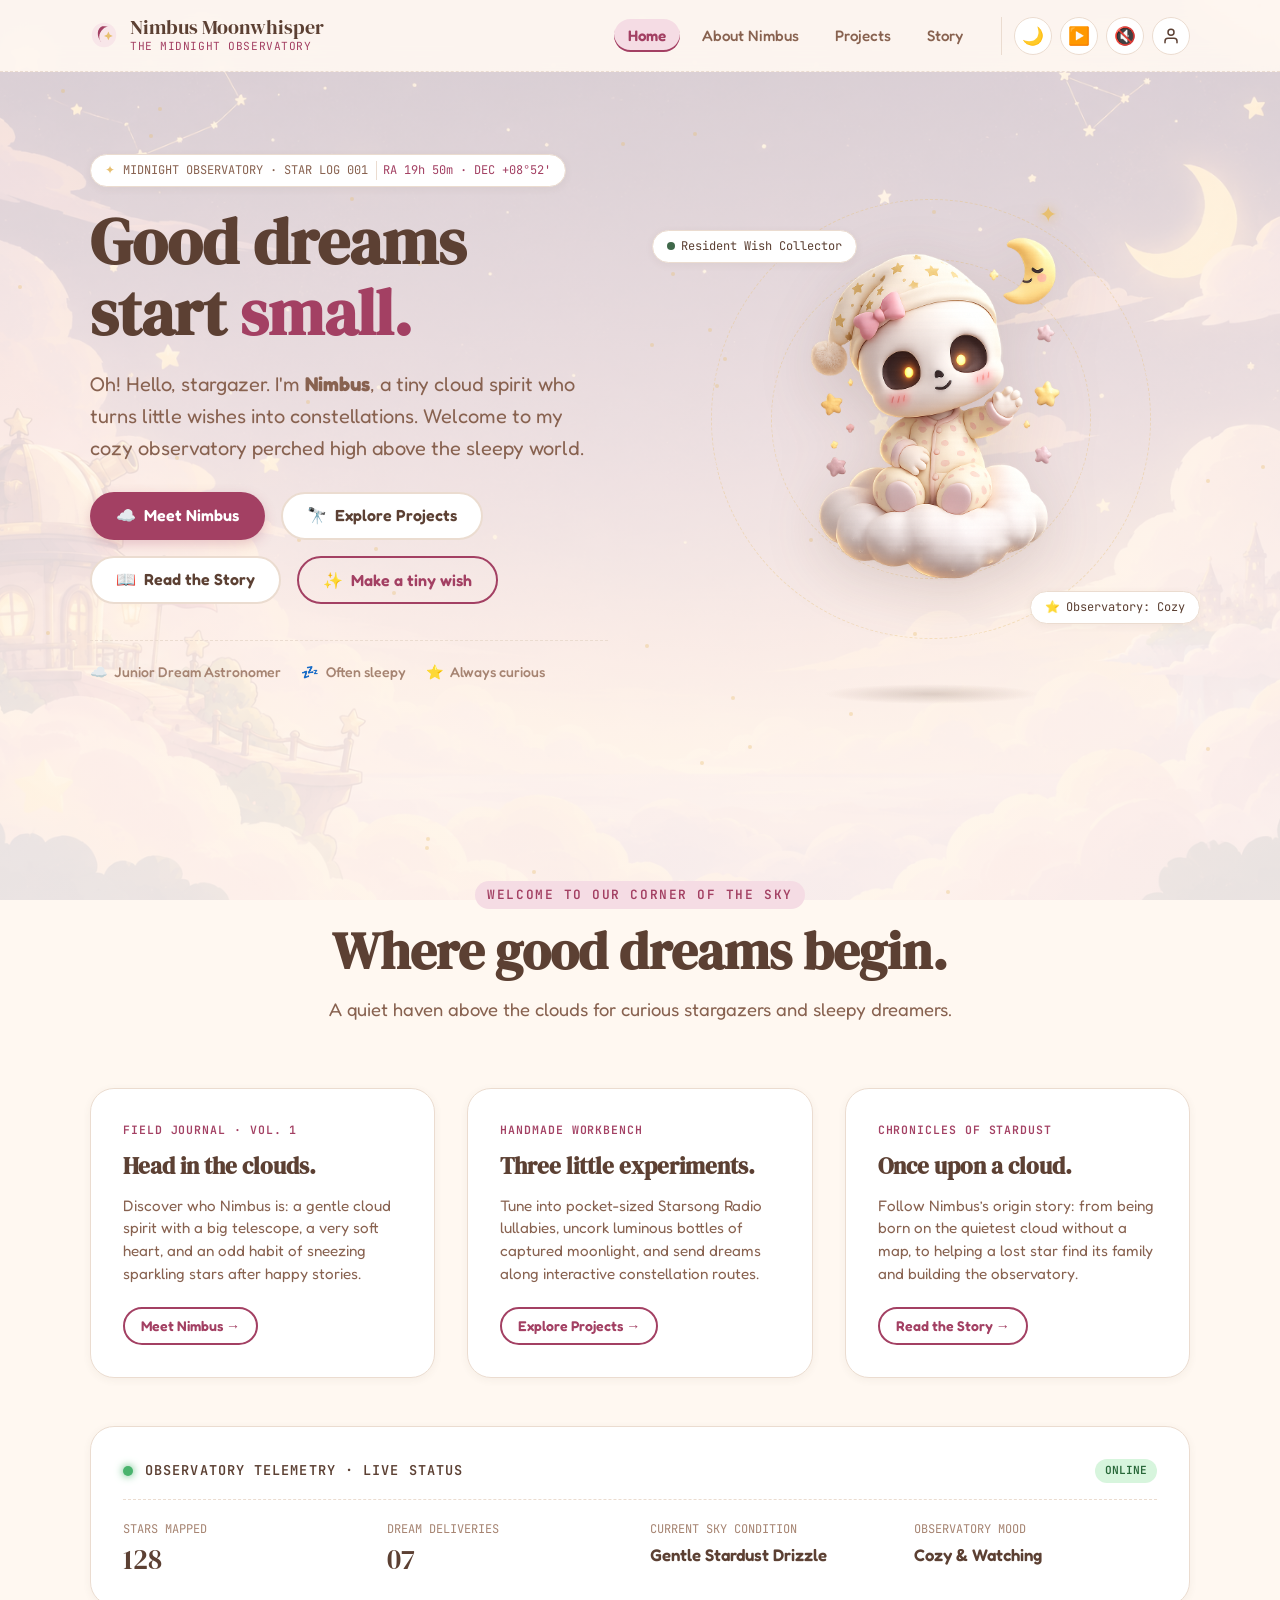
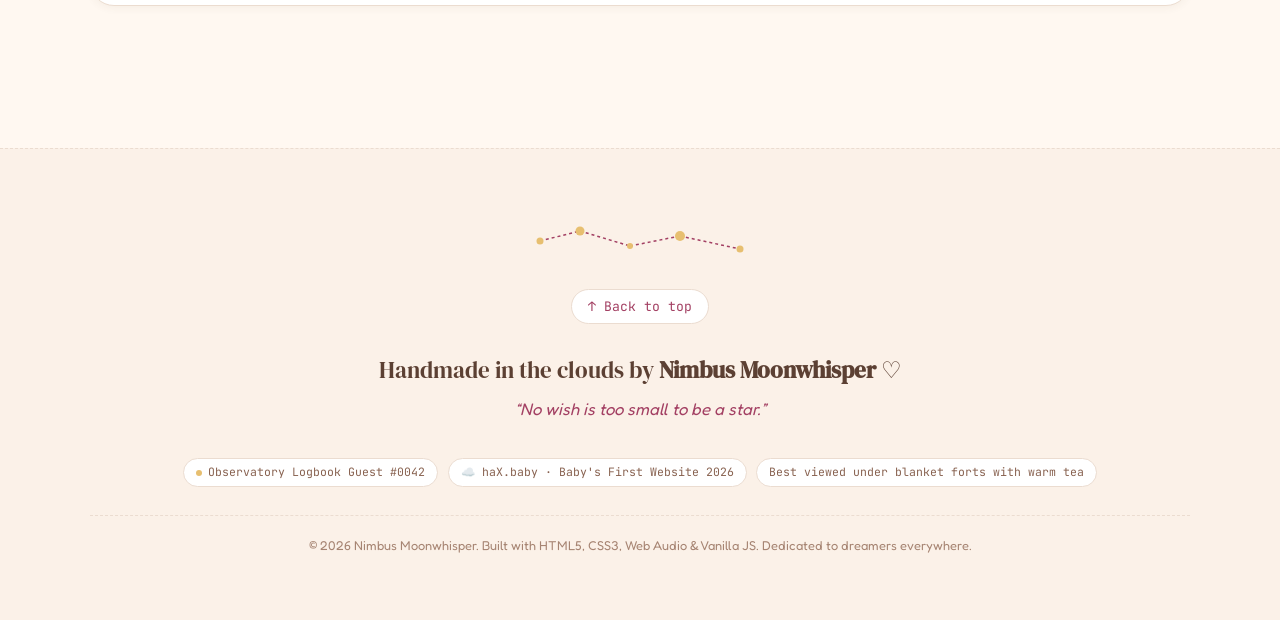
<file: index.html>
<!DOCTYPE html>
<html lang="en">
<head>
  <meta charset="UTF-8">
  <meta name="viewport" content="width=device-width, initial-scale=1.0">
  <title>Nimbus Moonwhisper — The Midnight Observatory</title>
  <meta name="description" content="Home of Nimbus Moonwhisper, Junior Dream Astronomer. Charting constellations, collecting wishes, and crafting lullabies above the clouds.">
  <link rel="icon" type="image/svg+xml" href="assets/favicon.svg">

  <!-- Google Fonts: DM Serif Display & Fredoka with system fallbacks -->
  <link rel="preconnect" href="https://fonts.googleapis.com">
  <link rel="preconnect" href="https://fonts.gstatic.com" crossorigin>
  <link href="https://fonts.googleapis.com/css2?family=DM+Serif+Display:ital@0;1&family=Fredoka:wght@300..700&family=JetBrains+Mono:wght@400;600&display=swap" rel="stylesheet">

  <link rel="stylesheet" href="style.css">

  <!-- Immediate Theme Initializer to prevent visual flash on page navigation -->
  <script>
    (function() {
      try {
        var savedTheme = localStorage.getItem('nimbus_theme');
        if (!savedTheme && window.matchMedia && window.matchMedia('(prefers-color-scheme: dark)').matches) {
          savedTheme = 'dream';
        }
        if (savedTheme === 'dream') {
          document.documentElement.setAttribute('data-theme', 'dream');
        }
      } catch(e) {}
    })();
  </script>
</head>
<body data-theme="day">
  <!-- Accessibility Skip Link -->
  <a href="#main-content" class="skip-link">Skip to main content</a>

  <!-- Ambient Starfield for interactive background stars -->
  <div id="ambient-starfield" class="ambient-starfield" aria-hidden="true"></div>

  <!-- Permanently Fixed Header and Navigation -->
  <header class="site-header" id="site-header">
    <div class="header-container">
      <a href="index.html" class="brand-link" aria-label="Nimbus's Observatory - Home">
        <span class="brand-icon" aria-hidden="true">
          <svg viewBox="0 0 32 32" width="28" height="28" fill="none">
            <circle cx="16" cy="16" r="14" fill="var(--color-blush)" opacity="0.6"/>
            <path d="M14 6 C8 8 7 18 13 24 C10 22 9 14 15 9 C17 7 19 6.5 21 6.5 C18 6 16 6 14 6 Z" fill="var(--color-berry)"/>
            <polygon points="21,12 22.5,15.5 26,17 22.5,18.5 21,22 19.5,18.5 16,17 19.5,15.5" fill="var(--color-gold)"/>
          </svg>
        </span>
        <span class="brand-text">
          <span class="brand-name">Nimbus Moonwhisper</span>
          <span class="brand-sub">The Midnight Observatory</span>
        </span>
      </a>

      <!-- Mobile Menu Toggle -->
      <button type="button" class="nav-toggle" id="nav-toggle" aria-expanded="false" aria-controls="site-nav" aria-label="Toggle navigation menu">
        <span class="hamburger-box" aria-hidden="true">
          <span class="hamburger-line"></span>
          <span class="hamburger-line"></span>
          <span class="hamburger-line"></span>
        </span>
      </button>

      <!-- Main Navigation Menu (4 primary options) -->
      <nav class="site-nav" id="site-nav" aria-label="Main Navigation">
        <ul class="nav-list">
          <li><a href="index.html" class="nav-link is-active" aria-current="page">Home</a></li>
          <li><a href="about.html" class="nav-link">About Nimbus</a></li>
          <li><a href="projects.html" class="nav-link">Projects</a></li>
          <li><a href="story.html" class="nav-link">Story</a></li>
        </ul>

        <!-- Action Controls: Theme, Global Lullaby Player, and Chimes Sound Effect -->
        <div class="nav-controls">
          <button type="button" class="btn-control btn-control-compact" id="theme-toggle" aria-pressed="false" aria-label="Switch between Day Mode and Dream Mode" title="Toggle Day / Dream Mode">
            <span class="btn-control-icon" id="theme-icon" aria-hidden="true">🌙</span>
            <span class="btn-control-label" id="theme-label">Dream Mode</span>
          </button>

          <button type="button" class="btn-control btn-control-compact btn-lullaby-global" id="global-lullaby-btn" aria-pressed="false" aria-label="Play lullaby" title="Play lullaby">
            <span class="btn-control-icon" id="global-lullaby-icon" aria-hidden="true">▶️</span>
            <span class="btn-control-label" id="global-lullaby-label">Lullaby</span>
            <span class="global-music-pulse" id="global-music-pulse" aria-hidden="true"></span>
          </button>

          <button type="button" class="btn-control btn-control-compact" id="sound-toggle" aria-pressed="false" aria-label="Toggle celestial chimes and sound effects" title="Toggle sound effects (Chimes)">
            <span class="btn-control-icon" id="sound-icon" aria-hidden="true">🔇</span>
            <span class="btn-control-label" id="sound-label">Chimes Off</span>
          </button>

          <!-- Owner Profile Button placed immediately beside Notification tab -->
          <a href="owner.html" class="btn-control btn-control-compact nav-link nav-owner-btn" id="nav-owner" aria-label="Owner Profile" title="Owner Profile">
            <span class="btn-control-icon" aria-hidden="true">
              <svg viewBox="0 0 24 24" width="18" height="18" fill="none" stroke="currentColor" stroke-width="2" stroke-linecap="round" stroke-linejoin="round">
                <path d="M20 21v-2a4 4 0 0 0-4-4H8a4 4 0 0 0-4 4v2"></path>
                <circle cx="12" cy="7" r="4"></circle>
              </svg>
            </span>
            <span class="btn-control-label">Owner</span>
          </a>
        </div>
      </nav>
    </div>
  </header>

  <!-- Live Announcer for screen readers -->
  <div id="live-announcer" class="sr-only" aria-live="polite" aria-atomic="true"></div>

  <!-- Toast Notification Bar for wishes & actions -->
  <aside id="toast-shelf" class="toast-shelf" aria-live="polite" aria-atomic="true"></aside>

  <main id="main-content">
    <!-- ========================================================
         HERO SECTION: WELCOME & MEET NIMBUS
         ======================================================== -->
    <section class="hero-section" id="hero" aria-labelledby="hero-title">
      <div class="container hero-container">
        <!-- Left Column: Story & CTAs -->
        <div class="hero-content">
          <div class="hero-badge">
            <span class="badge-icon">✦</span>
            <span class="badge-text">MIDNIGHT OBSERVATORY · STAR LOG 001</span>
            <span class="badge-coords" aria-hidden="true">RA 19h 50m · DEC +08°52'</span>
          </div>

          <h1 class="hero-title" id="hero-title">
            Good dreams start <span class="highlight-berry">small.</span>
          </h1>

          <p class="hero-intro">
            Oh! Hello, stargazer. I'm <strong>Nimbus</strong>, a tiny cloud spirit who turns little wishes into constellations. Welcome to my cozy observatory perched high above the sleepy world.
          </p>

          <div class="hero-actions">
            <a href="about.html" class="btn btn-primary">
              <span class="btn-icon">☁️</span>
              <span>Meet Nimbus</span>
            </a>
            <a href="projects.html" class="btn btn-secondary">
              <span class="btn-icon">🔭</span>
              <span>Explore Projects</span>
            </a>
            <a href="story.html" class="btn btn-secondary">
              <span class="btn-icon">📖</span>
              <span>Read the Story</span>
            </a>
            <button type="button" class="btn btn-outline" id="btn-hero-wish">
              <span class="btn-icon">✨</span>
              <span>Make a tiny wish</span>
            </button>
          </div>

          <div class="hero-meta">
            <div class="meta-item">
              <span class="meta-bullet">☁️</span>
              <span>Junior Dream Astronomer</span>
            </div>
            <div class="meta-item">
              <span class="meta-bullet">💤</span>
              <span>Often sleepy</span>
            </div>
            <div class="meta-item">
              <span class="meta-bullet">⭐</span>
              <span>Always curious</span>
            </div>
          </div>
        </div>

        <!-- Right Column: Interactive Character Stage -->
        <div class="hero-stage" id="hero-stage">
          <!-- Orbital rings & decorative space dust -->
          <div class="stage-orbital-ring ring-outer" aria-hidden="true"></div>
          <div class="stage-orbital-ring ring-inner" aria-hidden="true"></div>
          
          <!-- Hidden Easter Egg Star: A curious glimmer -->
          <button type="button" class="easter-egg-star" id="easter-egg-star" aria-label="A tiny curious twinkling star. Tap it to discover a secret." title="A curious glimmer...">
            <span class="easter-star-symbol" aria-hidden="true">✦</span>
            <span class="easter-hint-bubble" aria-hidden="true">Psst... tap me!</span>
          </button>

          <!-- Floating Orbiting Badges -->
          <div class="stage-chip chip-left" aria-hidden="true">
            <span class="chip-dot"></span>
            <span>Resident Wish Collector</span>
          </div>
          <div class="stage-chip chip-right" aria-hidden="true">
            <span class="chip-sparkle">⭐</span>
            <span>Observatory: Cozy</span>
          </div>

          <!-- Nimbus Character Art Box -->
          <div class="character-wrapper" id="character-wrapper">
            <img src="photos/avatar.png?v=3" alt="Nimbus, the Junior Dream Astronomer" class="character-img" id="nimbus-art" width="1024" height="1536">
            <div class="character-shadow" aria-hidden="true"></div>
          </div>

          <!-- Floating Star Target Field where wishes appear -->
          <div class="hero-wish-layer" id="hero-wish-layer" aria-hidden="true"></div>
        </div>
      </div>
    </section>

    <!-- ========================================================
         OBSERVATORY AT A GLANCE: ATMOSPHERE & PREVIEWS
         ======================================================== -->
    <section class="section preview-section" aria-labelledby="preview-title">
      <div class="container">
        <header class="section-header">
          <span class="section-eyebrow">WELCOME TO OUR CORNER OF THE SKY</span>
          <h2 class="section-title" id="preview-title">Where good dreams begin.</h2>
          <p class="section-desc">A quiet haven above the clouds for curious stargazers and sleepy dreamers.</p>
        </header>

        <div class="preview-cards-grid">
          <!-- Preview 1: About Nimbus -->
          <article class="preview-card">
            <span class="preview-card-tag">FIELD JOURNAL · VOL. 1</span>
            <h3 class="preview-card-title">Head in the clouds.</h3>
            <p class="preview-card-desc">
              Discover who Nimbus is: a gentle cloud spirit with a big telescope, a very soft heart, and an odd habit of sneezing sparkling stars after happy stories.
            </p>
            <div class="card-action-slot">
              <a href="about.html" class="btn btn-sm btn-outline">
                <span>Meet Nimbus →</span>
              </a>
            </div>
          </article>

          <!-- Preview 2: Projects -->
          <article class="preview-card">
            <span class="preview-card-tag">HANDMADE WORKBENCH</span>
            <h3 class="preview-card-title">Three little experiments.</h3>
            <p class="preview-card-desc">
              Tune into pocket-sized Starsong Radio lullabies, uncork luminous bottles of captured moonlight, and send dreams along interactive constellation routes.
            </p>
            <div class="card-action-slot">
              <a href="projects.html" class="btn btn-sm btn-outline">
                <span>Explore Projects →</span>
              </a>
            </div>
          </article>

          <!-- Preview 3: Story -->
          <article class="preview-card">
            <span class="preview-card-tag">CHRONICLES OF STARDUST</span>
            <h3 class="preview-card-title">Once upon a cloud.</h3>
            <p class="preview-card-desc">
              Follow Nimbus’s origin story: from being born on the quietest cloud without a map, to helping a lost star find its family and building the observatory.
            </p>
            <div class="card-action-slot">
              <a href="story.html" class="btn btn-sm btn-outline">
                <span>Read the Story →</span>
              </a>
            </div>
          </article>
        </div>

        <!-- Live Observatory Telemetry Console -->
        <div class="status-console-card">
          <div class="console-header">
            <span class="console-led" aria-hidden="true"></span>
            <span class="console-title">OBSERVATORY TELEMETRY · LIVE STATUS</span>
            <span class="console-badge">ONLINE</span>
          </div>

          <div class="console-stats-grid">
            <div class="stat-cell">
              <span class="stat-label">Stars Mapped</span>
              <span class="stat-value" id="stat-stars-mapped">128</span>
            </div>
            <div class="stat-cell">
              <span class="stat-label">Dream Deliveries</span>
              <span class="stat-value" id="stat-dream-deliveries">07</span>
            </div>
            <div class="stat-cell">
              <span class="stat-label">Current Sky Condition</span>
              <span class="stat-value text-sm">Gentle Stardust Drizzle</span>
            </div>
            <div class="stat-cell">
              <span class="stat-label">Observatory Mood</span>
              <span class="stat-value text-sm highlight-berry">Cozy & Watching</span>
            </div>
          </div>
        </div>
      </div>
    </section>
  </main>

  <!-- ========================================================
       EASTER EGG MODAL DIALOG
       ======================================================== -->
  <div class="easter-modal" id="easter-modal" role="dialog" aria-modal="true" aria-labelledby="easter-title" hidden>
    <div class="easter-backdrop" id="easter-backdrop"></div>
    <div class="easter-card">
      <button type="button" class="easter-close-btn" id="easter-close-btn" aria-label="Close secret message">✕</button>
      <div class="easter-icon" aria-hidden="true">🌟</div>
      <span class="easter-eyebrow">NIMBUS'S SECRET COMPASS</span>
      <h2 class="easter-title" id="easter-title">You found a hidden star!</h2>
      <p class="easter-quote">
        “Even your smallest wish matters. Keep looking up. ♡”
      </p>
      <p class="easter-sub">
        Nimbus sneezed five glittering stars in joy just for you.
      </p>
      <button type="button" class="btn btn-primary" id="easter-dismiss-btn">
        <span>Thank you, Nimbus!</span>
      </button>
    </div>
  </div>

  <!-- ========================================================
       CELESTIAL FOOTER
       ======================================================== -->
  <footer class="site-footer">
    <div class="container footer-container">
      <div class="footer-top">
        <div class="footer-constellation" aria-hidden="true">
          <svg viewBox="0 0 240 40" width="240" height="40" fill="none">
            <line x1="20" y1="20" x2="60" y2="10" stroke="var(--color-berry)" stroke-width="1.5" stroke-dasharray="3,3"/>
            <line x1="60" y1="10" x2="110" y2="25" stroke="var(--color-berry)" stroke-width="1.5" stroke-dasharray="3,3"/>
            <line x1="110" y1="25" x2="160" y2="15" stroke="var(--color-berry)" stroke-width="1.5" stroke-dasharray="3,3"/>
            <line x1="160" y1="15" x2="220" y2="28" stroke="var(--color-berry)" stroke-width="1.5" stroke-dasharray="3,3"/>
            <circle cx="20" cy="20" r="3.5" fill="var(--color-gold)"/>
            <circle cx="60" cy="10" r="4.5" fill="var(--color-gold)"/>
            <circle cx="110" cy="25" r="3" fill="var(--color-gold)"/>
            <circle cx="160" cy="15" r="5" fill="var(--color-gold)"/>
            <circle cx="220" cy="28" r="3.5" fill="var(--color-gold)"/>
          </svg>
        </div>

        <a href="#main-content" class="btn-back-to-top" id="btn-back-to-top" aria-label="Return to top of page">
          <span>↑ Back to top</span>
        </a>
      </div>

      <div class="footer-main">
        <p class="footer-signoff">
          Handmade in the clouds by <strong>Nimbus Moonwhisper</strong> ♡
        </p>
        <p class="footer-tagline">
          “No wish is too small to be a star.”
        </p>
      </div>

      <div class="footer-badges">
        <span class="earlyweb-badge">
          <span class="badge-dot"></span>
          <span>Observatory Logbook Guest #0042</span>
        </span>
        <span class="earlyweb-badge">
          <span>☁️ haX.baby · Baby's First Website 2026</span>
        </span>
        <span class="earlyweb-badge">
          <span>Best viewed under blanket forts with warm tea</span>
        </span>
      </div>

      <div class="footer-legal">
        <p>© 2026 Nimbus Moonwhisper. Built with HTML5, CSS3, Web Audio & Vanilla JS. Dedicated to dreamers everywhere.</p>
      </div>
    </div>
  </footer>

  <!-- Main JavaScript File -->
  <script src="script.js"></script>
</body>
</html>
</file>
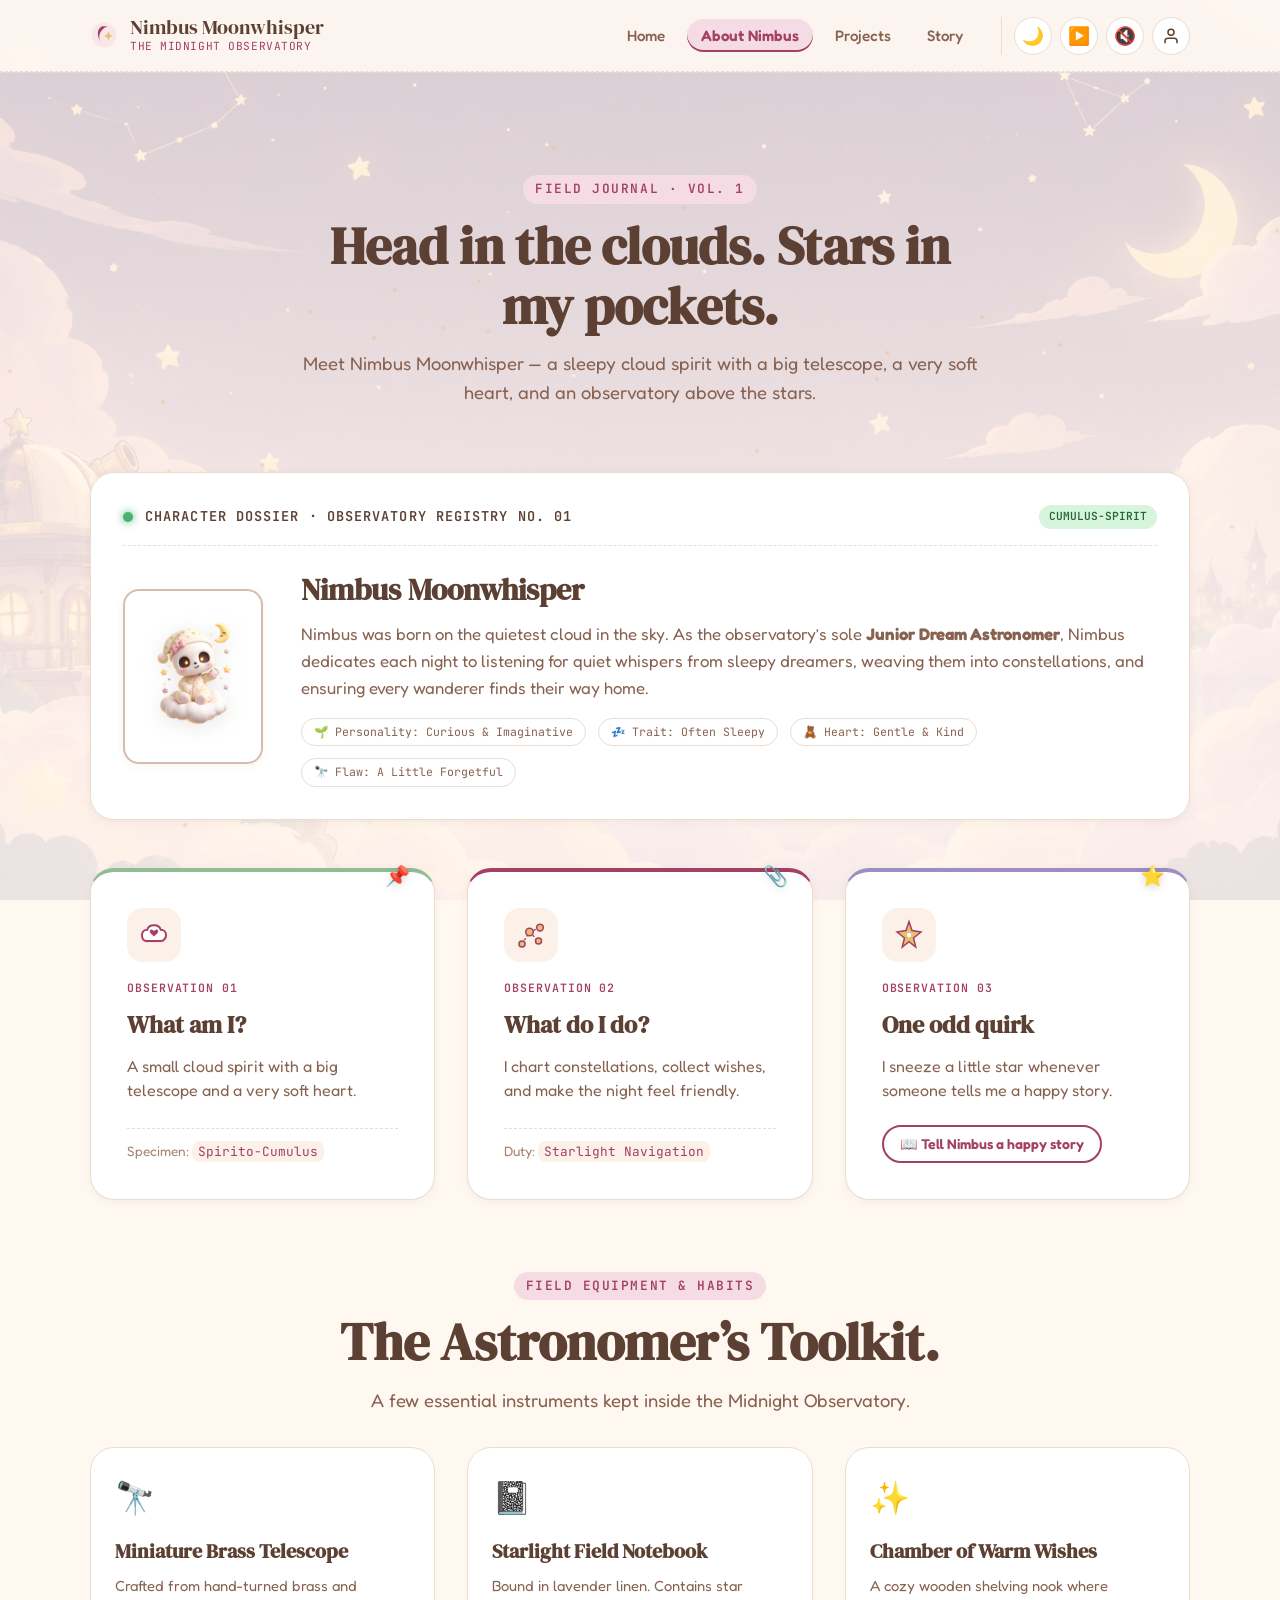
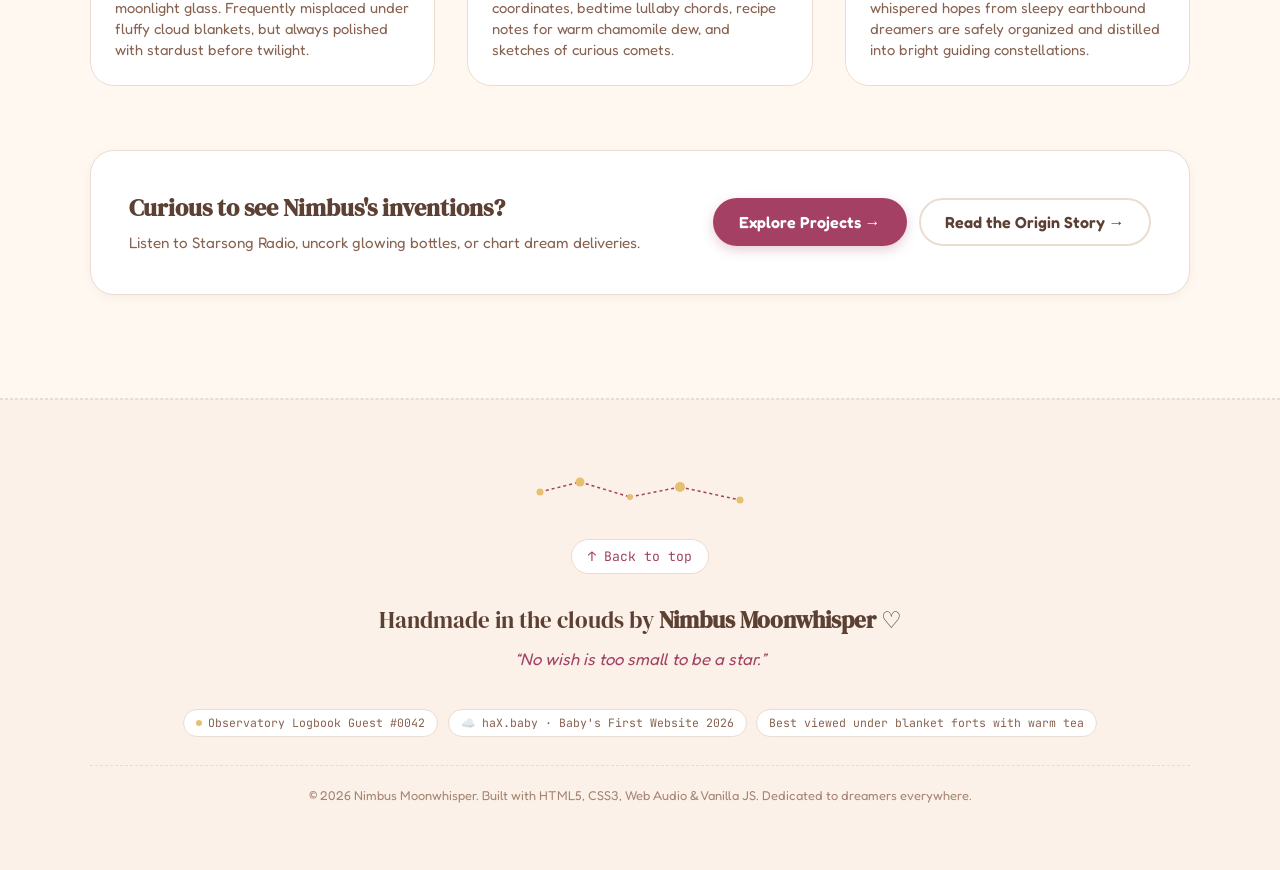
<file: about.html>
<!DOCTYPE html>
<html lang="en">
<head>
  <meta charset="UTF-8">
  <meta name="viewport" content="width=device-width, initial-scale=1.0">
  <title>About Nimbus — The Midnight Observatory</title>
  <meta name="description" content="Discover the biography, personality, and field journal of Nimbus Moonwhisper, Junior Dream Astronomer.">
  <link rel="icon" type="image/svg+xml" href="assets/favicon.svg">

  <!-- Google Fonts: DM Serif Display & Fredoka with system fallbacks -->
  <link rel="preconnect" href="https://fonts.googleapis.com">
  <link rel="preconnect" href="https://fonts.gstatic.com" crossorigin>
  <link href="https://fonts.googleapis.com/css2?family=DM+Serif+Display:ital@0;1&family=Fredoka:wght@300..700&family=JetBrains+Mono:wght@400;600&display=swap" rel="stylesheet">

  <link rel="stylesheet" href="style.css">

  <!-- Immediate Theme Initializer to prevent visual flash on page navigation -->
  <script>
    (function() {
      try {
        var savedTheme = localStorage.getItem('nimbus_theme');
        if (!savedTheme && window.matchMedia && window.matchMedia('(prefers-color-scheme: dark)').matches) {
          savedTheme = 'dream';
        }
        if (savedTheme === 'dream') {
          document.documentElement.setAttribute('data-theme', 'dream');
        }
      } catch(e) {}
    })();
  </script>
</head>
<body data-theme="day">
  <!-- Accessibility Skip Link -->
  <a href="#main-content" class="skip-link">Skip to main content</a>

  <!-- Ambient Starfield for interactive background stars -->
  <div id="ambient-starfield" class="ambient-starfield" aria-hidden="true"></div>

  <!-- Permanently Fixed Header and Navigation -->
  <header class="site-header" id="site-header">
    <div class="header-container">
      <a href="index.html" class="brand-link" aria-label="Nimbus's Observatory - Home">
        <span class="brand-icon" aria-hidden="true">
          <svg viewBox="0 0 32 32" width="28" height="28" fill="none">
            <circle cx="16" cy="16" r="14" fill="var(--color-blush)" opacity="0.6"/>
            <path d="M14 6 C8 8 7 18 13 24 C10 22 9 14 15 9 C17 7 19 6.5 21 6.5 C18 6 16 6 14 6 Z" fill="var(--color-berry)"/>
            <polygon points="21,12 22.5,15.5 26,17 22.5,18.5 21,22 19.5,18.5 16,17 19.5,15.5" fill="var(--color-gold)"/>
          </svg>
        </span>
        <span class="brand-text">
          <span class="brand-name">Nimbus Moonwhisper</span>
          <span class="brand-sub">The Midnight Observatory</span>
        </span>
      </a>

      <!-- Mobile Menu Toggle -->
      <button type="button" class="nav-toggle" id="nav-toggle" aria-expanded="false" aria-controls="site-nav" aria-label="Toggle navigation menu">
        <span class="hamburger-box" aria-hidden="true">
          <span class="hamburger-line"></span>
          <span class="hamburger-line"></span>
          <span class="hamburger-line"></span>
        </span>
      </button>

      <!-- Main Navigation Menu (4 primary options) -->
      <nav class="site-nav" id="site-nav" aria-label="Main Navigation">
        <ul class="nav-list">
          <li><a href="index.html" class="nav-link">Home</a></li>
          <li><a href="about.html" class="nav-link is-active" aria-current="page">About Nimbus</a></li>
          <li><a href="projects.html" class="nav-link">Projects</a></li>
          <li><a href="story.html" class="nav-link">Story</a></li>
        </ul>

        <!-- Action Controls: Theme, Global Lullaby Player, and Chimes Sound Effect -->
        <div class="nav-controls">
          <button type="button" class="btn-control btn-control-compact" id="theme-toggle" aria-pressed="false" aria-label="Switch between Day Mode and Dream Mode" title="Toggle Day / Dream Mode">
            <span class="btn-control-icon" id="theme-icon" aria-hidden="true">🌙</span>
            <span class="btn-control-label" id="theme-label">Dream Mode</span>
          </button>

          <button type="button" class="btn-control btn-control-compact btn-lullaby-global" id="global-lullaby-btn" aria-pressed="false" aria-label="Play lullaby" title="Play lullaby">
            <span class="btn-control-icon" id="global-lullaby-icon" aria-hidden="true">▶️</span>
            <span class="btn-control-label" id="global-lullaby-label">Lullaby</span>
            <span class="global-music-pulse" id="global-music-pulse" aria-hidden="true"></span>
          </button>

          <button type="button" class="btn-control btn-control-compact" id="sound-toggle" aria-pressed="false" aria-label="Toggle celestial chimes and sound effects" title="Toggle sound effects (Chimes)">
            <span class="btn-control-icon" id="sound-icon" aria-hidden="true">🔇</span>
            <span class="btn-control-label" id="sound-label">Chimes Off</span>
          </button>

          <!-- Owner Profile Button placed immediately beside Notification tab -->
          <a href="owner.html" class="btn-control btn-control-compact nav-link nav-owner-btn" id="nav-owner" aria-label="Owner Profile" title="Owner Profile">
            <span class="btn-control-icon" aria-hidden="true">
              <svg viewBox="0 0 24 24" width="18" height="18" fill="none" stroke="currentColor" stroke-width="2" stroke-linecap="round" stroke-linejoin="round">
                <path d="M20 21v-2a4 4 0 0 0-4-4H8a4 4 0 0 0-4 4v2"></path>
                <circle cx="12" cy="7" r="4"></circle>
              </svg>
            </span>
            <span class="btn-control-label">Owner</span>
          </a>
        </div>
      </nav>
    </div>
  </header>

  <!-- Live Announcer for screen readers -->
  <div id="live-announcer" class="sr-only" aria-live="polite" aria-atomic="true"></div>

  <!-- Toast Notification Bar for wishes & actions -->
  <aside id="toast-shelf" class="toast-shelf" aria-live="polite" aria-atomic="true"></aside>

  <main id="main-content">
    <!-- ========================================================
         CHARACTER PROFILE & BIOGRAPHY
         ======================================================== -->
    <section class="section profile-section" id="profile" aria-labelledby="profile-title">
      <div class="container">
        <header class="section-header">
          <span class="section-eyebrow">FIELD JOURNAL · VOL. 1</span>
          <h1 class="section-title" id="profile-title">Head in the clouds. Stars in my pockets.</h1>
          <p class="section-desc">Meet Nimbus Moonwhisper — a sleepy cloud spirit with a big telescope, a very soft heart, and an observatory above the stars.</p>
        </header>

        <!-- Character Dossier Card -->
        <div class="status-console-card" style="margin-bottom: 3rem;">
          <div class="console-header">
            <span class="console-led" aria-hidden="true"></span>
            <span class="console-title">CHARACTER DOSSIER · OBSERVATORY REGISTRY NO. 01</span>
            <span class="console-badge">CUMULUS-SPIRIT</span>
          </div>

          <div style="display: grid; grid-template-columns: auto 1fr; gap: clamp(1.5rem, 3vw, 2.5rem); align-items: center; flex-wrap: wrap;">
            <div class="dossier-portrait-frame">
              <img src="photos/avatar.png?v=3" alt="Nimbus, the Junior Dream Astronomer" class="dossier-portrait-img" width="1024" height="1536">
            </div>
            <div>
              <h2 style="font-family: var(--font-serif); font-size: 1.85rem; color: var(--text-primary); margin-bottom: 0.5rem;">Nimbus Moonwhisper</h2>
              <p style="font-size: 1.05rem; color: var(--text-secondary); line-height: 1.6; margin-bottom: 1rem;">
                Nimbus was born on the quietest cloud in the sky. As the observatory’s sole <strong>Junior Dream Astronomer</strong>, Nimbus dedicates each night to listening for quiet whispers from sleepy dreamers, weaving them into constellations, and ensuring every wanderer finds their way home.
              </p>
              <div style="display: flex; flex-wrap: wrap; gap: 0.75rem;">
                <span class="earlyweb-badge">🌱 Personality: Curious & Imaginative</span>
                <span class="earlyweb-badge">💤 Trait: Often Sleepy</span>
                <span class="earlyweb-badge">🧸 Heart: Gentle & Kind</span>
                <span class="earlyweb-badge">🔭 Flaw: A Little Forgetful</span>
              </div>
            </div>
          </div>
        </div>

        <!-- Three Journal Field Observation Cards -->
        <div class="profile-cards-grid">
          <!-- Card 1: What am I? -->
          <article class="journal-card card-mint">
            <div class="card-pin" aria-hidden="true">📌</div>
            <div class="card-icon-bubble" aria-hidden="true">
              <svg viewBox="0 0 48 48" width="36" height="36" fill="none">
                <path d="M14 34 C9 34 6 30 6 25 C6 20 10 17 14 17 C15 13 19 10 24 10 C29 10 33 13 34 17 C38 17 42 20 42 25 C42 30 38 34 33 34 Z" fill="var(--color-berry)" opacity="0.15"/>
                <path d="M14 32 C10 32 8 28 8 24 C8 20 11 17 15 17 C16 13 20 11 24 11 C28 11 32 13 33 17 C37 17 40 20 40 24 C40 28 37 32 33 32 Z" stroke="var(--color-berry)" stroke-width="2.5" fill="#ffffff"/>
                <path d="M24 26 C24 26 21 23 19.5 21.5 C18 20 18 18 19.5 17 C21 16 22.5 17 24 19 C25.5 17 27 16 28.5 17 C30 18 30 20 28.5 21.5 Z" fill="var(--color-berry)"/>
              </svg>
            </div>
            <span class="card-tag">OBSERVATION 01</span>
            <h2 class="card-heading">What am I?</h2>
            <p class="card-body">
              A small cloud spirit with a big telescope and a very soft heart.
            </p>
            <div class="card-footnote">
              <span>Specimen:</span> <code>Spirito-Cumulus</code>
            </div>
          </article>

          <!-- Card 2: What do I do? -->
          <article class="journal-card card-blush">
            <div class="card-pin" aria-hidden="true">📎</div>
            <div class="card-icon-bubble" aria-hidden="true">
              <svg viewBox="0 0 48 48" width="36" height="36" fill="none">
                <line x1="12" y1="36" x2="22" y2="20" stroke="var(--color-berry)" stroke-width="2" stroke-dasharray="3,3"/>
                <line x1="22" y1="20" x2="36" y2="14" stroke="var(--color-berry)" stroke-width="2" stroke-dasharray="3,3"/>
                <line x1="22" y1="20" x2="34" y2="32" stroke="var(--color-berry)" stroke-width="2" stroke-dasharray="3,3"/>
                <circle cx="12" cy="36" r="4" fill="var(--color-gold)" stroke="var(--color-berry)" stroke-width="2"/>
                <circle cx="22" cy="20" r="5" fill="var(--color-gold)" stroke="var(--color-berry)" stroke-width="2"/>
                <circle cx="36" cy="14" r="4.5" fill="var(--color-gold)" stroke="var(--color-berry)" stroke-width="2"/>
                <circle cx="34" cy="32" r="4" fill="var(--color-gold)" stroke="var(--color-berry)" stroke-width="2"/>
              </svg>
            </div>
            <span class="card-tag">OBSERVATION 02</span>
            <h2 class="card-heading">What do I do?</h2>
            <p class="card-body">
              I chart constellations, collect wishes, and make the night feel friendly.
            </p>
            <div class="card-footnote">
              <span>Duty:</span> <code>Starlight Navigation</code>
            </div>
          </article>

          <!-- Card 3: One odd quirk? -->
          <article class="journal-card card-lavender">
            <div class="card-pin" aria-hidden="true">⭐</div>
            <div class="card-icon-bubble" aria-hidden="true">
              <svg viewBox="0 0 48 48" width="36" height="36" fill="none">
                <polygon points="24,6 28,18 40,20 30,28 33,40 24,33 15,40 18,28 8,20 20,18" fill="var(--color-gold)" stroke="var(--color-berry)" stroke-width="2"/>
                <circle cx="24" cy="24" r="3" fill="#ffffff"/>
              </svg>
            </div>
            <span class="card-tag">OBSERVATION 03</span>
            <h2 class="card-heading">One odd quirk</h2>
            <p class="card-body">
              I sneeze a little star whenever someone tells me a happy story.
            </p>
            <div class="card-action-slot">
              <button type="button" class="btn btn-sm btn-outline" id="btn-tell-story">
                <span>📖 Tell Nimbus a happy story</span>
              </button>
            </div>
          </article>
        </div>

        <!-- Section: The Astronomer's Toolkit -->
        <div style="margin-top: 4.5rem;">
          <header class="section-header" style="margin-bottom: 2rem;">
            <span class="section-eyebrow">FIELD EQUIPMENT & HABITS</span>
            <h2 class="section-title">The Astronomer’s Toolkit.</h2>
            <p class="section-desc">A few essential instruments kept inside the Midnight Observatory.</p>
          </header>

          <div class="equipment-grid">
            <div class="equipment-card">
              <span class="equipment-icon" aria-hidden="true">🔭</span>
              <h3 class="equipment-title">Miniature Brass Telescope</h3>
              <p class="equipment-desc">
                Crafted from hand-turned brass and moonlight glass. Frequently misplaced under fluffy cloud blankets, but always polished with stardust before twilight.
              </p>
            </div>

            <div class="equipment-card">
              <span class="equipment-icon" aria-hidden="true">📓</span>
              <h3 class="equipment-title">Starlight Field Notebook</h3>
              <p class="equipment-desc">
                Bound in lavender linen. Contains star coordinates, bedtime lullaby chords, recipe notes for warm chamomile dew, and sketches of curious comets.
              </p>
            </div>

            <div class="equipment-card">
              <span class="equipment-icon" aria-hidden="true">✨</span>
              <h3 class="equipment-title">Chamber of Warm Wishes</h3>
              <p class="equipment-desc">
                A cozy wooden shelving nook where whispered hopes from sleepy earthbound dreamers are safely organized and distilled into bright guiding constellations.
              </p>
            </div>
          </div>
        </div>

        <!-- Next Steps Banner -->
        <div class="page-nav-banner">
          <div class="page-nav-text">
            <h3>Curious to see Nimbus's inventions?</h3>
            <p>Listen to Starsong Radio, uncork glowing bottles, or chart dream deliveries.</p>
          </div>
          <div class="page-nav-actions">
            <a href="projects.html" class="btn btn-primary">
              <span>Explore Projects →</span>
            </a>
            <a href="story.html" class="btn btn-secondary">
              <span>Read the Origin Story →</span>
            </a>
          </div>
        </div>
      </div>
    </section>
  </main>

  <!-- ========================================================
       EASTER EGG MODAL DIALOG
       ======================================================== -->
  <div class="easter-modal" id="easter-modal" role="dialog" aria-modal="true" aria-labelledby="easter-title" hidden>
    <div class="easter-backdrop" id="easter-backdrop"></div>
    <div class="easter-card">
      <button type="button" class="easter-close-btn" id="easter-close-btn" aria-label="Close secret message">✕</button>
      <div class="easter-icon" aria-hidden="true">🌟</div>
      <span class="easter-eyebrow">NIMBUS'S SECRET COMPASS</span>
      <h2 class="easter-title" id="easter-title">You found a hidden star!</h2>
      <p class="easter-quote">
        “Even your smallest wish matters. Keep looking up. ♡”
      </p>
      <p class="easter-sub">
        Nimbus sneezed five glittering stars in joy just for you.
      </p>
      <button type="button" class="btn btn-primary" id="easter-dismiss-btn">
        <span>Thank you, Nimbus!</span>
      </button>
    </div>
  </div>

  <!-- ========================================================
       CELESTIAL FOOTER
       ======================================================== -->
  <footer class="site-footer">
    <div class="container footer-container">
      <div class="footer-top">
        <div class="footer-constellation" aria-hidden="true">
          <svg viewBox="0 0 240 40" width="240" height="40" fill="none">
            <line x1="20" y1="20" x2="60" y2="10" stroke="var(--color-berry)" stroke-width="1.5" stroke-dasharray="3,3"/>
            <line x1="60" y1="10" x2="110" y2="25" stroke="var(--color-berry)" stroke-width="1.5" stroke-dasharray="3,3"/>
            <line x1="110" y1="25" x2="160" y2="15" stroke="var(--color-berry)" stroke-width="1.5" stroke-dasharray="3,3"/>
            <line x1="160" y1="15" x2="220" y2="28" stroke="var(--color-berry)" stroke-width="1.5" stroke-dasharray="3,3"/>
            <circle cx="20" cy="20" r="3.5" fill="var(--color-gold)"/>
            <circle cx="60" cy="10" r="4.5" fill="var(--color-gold)"/>
            <circle cx="110" cy="25" r="3" fill="var(--color-gold)"/>
            <circle cx="160" cy="15" r="5" fill="var(--color-gold)"/>
            <circle cx="220" cy="28" r="3.5" fill="var(--color-gold)"/>
          </svg>
        </div>

        <a href="#main-content" class="btn-back-to-top" id="btn-back-to-top" aria-label="Return to top of page">
          <span>↑ Back to top</span>
        </a>
      </div>

      <div class="footer-main">
        <p class="footer-signoff">
          Handmade in the clouds by <strong>Nimbus Moonwhisper</strong> ♡
        </p>
        <p class="footer-tagline">
          “No wish is too small to be a star.”
        </p>
      </div>

      <div class="footer-badges">
        <span class="earlyweb-badge">
          <span class="badge-dot"></span>
          <span>Observatory Logbook Guest #0042</span>
        </span>
        <span class="earlyweb-badge">
          <span>☁️ haX.baby · Baby's First Website 2026</span>
        </span>
        <span class="earlyweb-badge">
          <span>Best viewed under blanket forts with warm tea</span>
        </span>
      </div>

      <div class="footer-legal">
        <p>© 2026 Nimbus Moonwhisper. Built with HTML5, CSS3, Web Audio & Vanilla JS. Dedicated to dreamers everywhere.</p>
      </div>
    </div>
  </footer>

  <!-- Main JavaScript File -->
  <script src="script.js"></script>
</body>
</html>
</file>
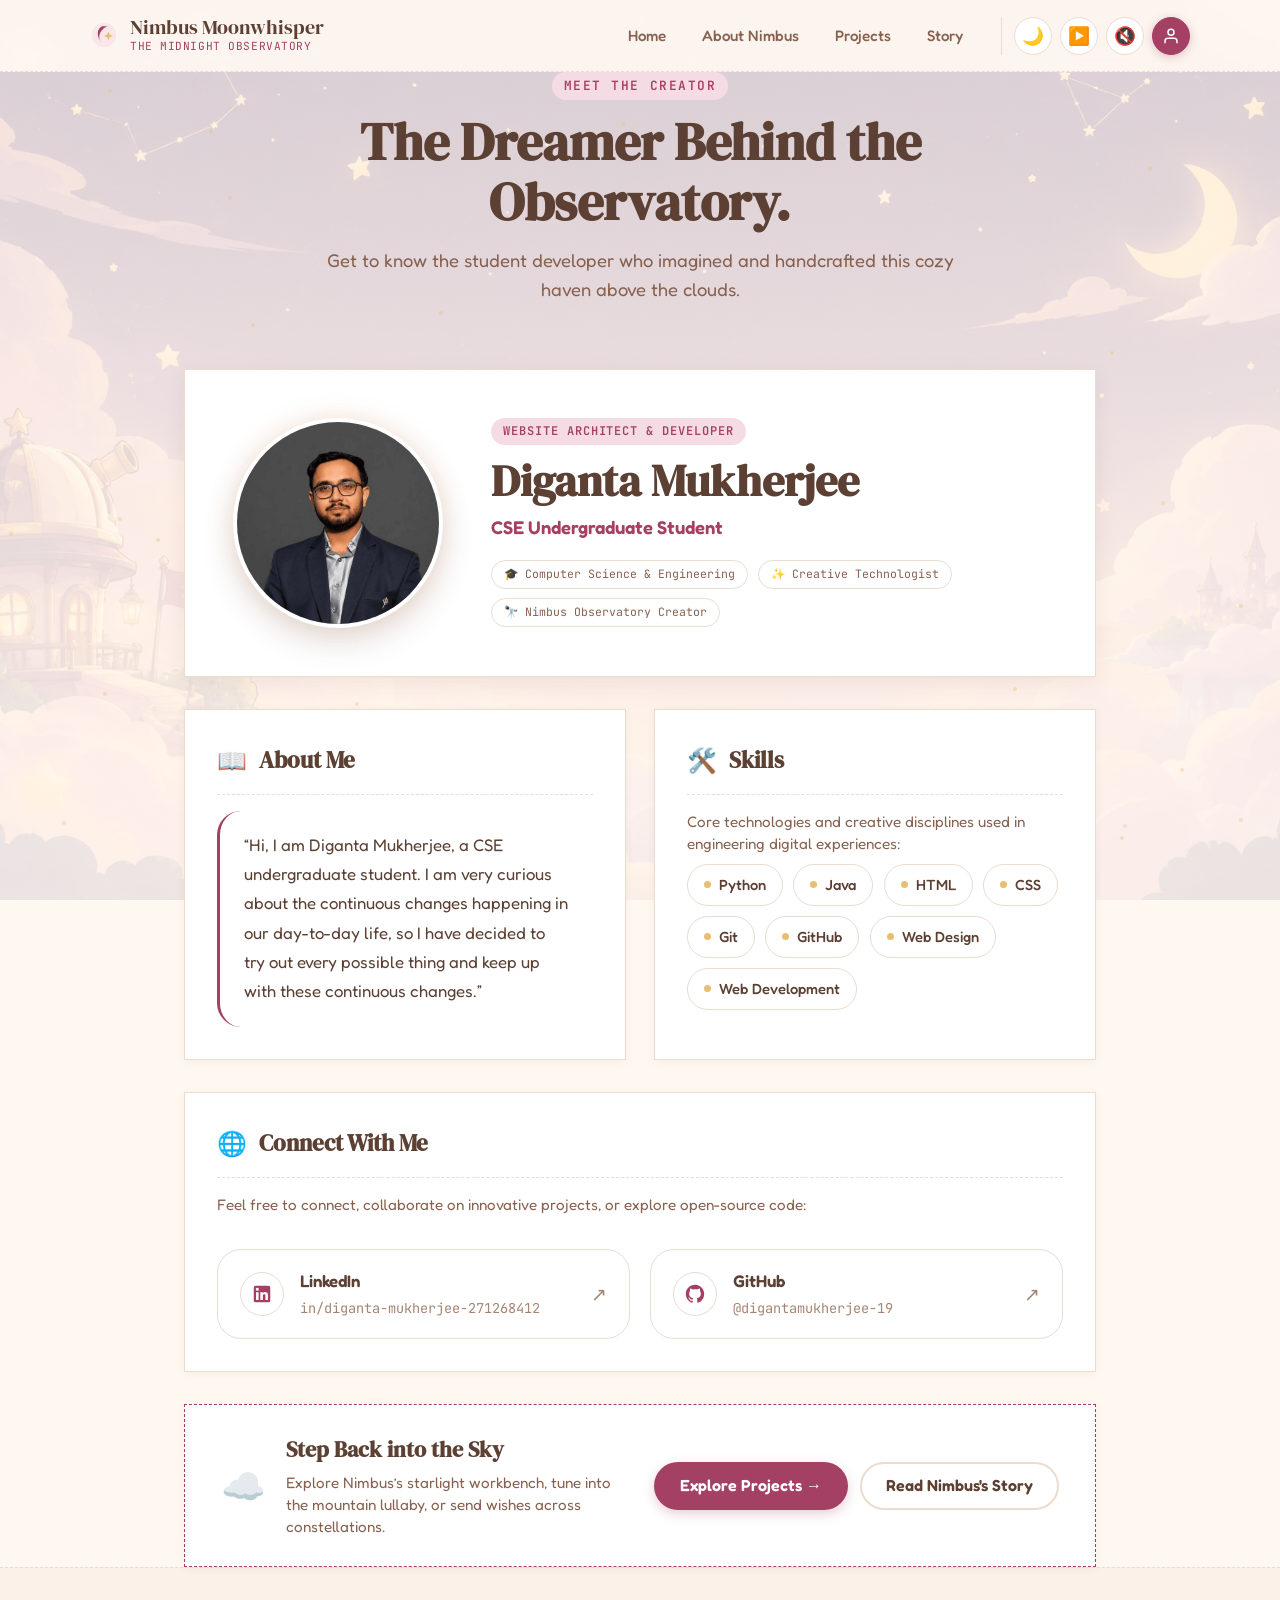
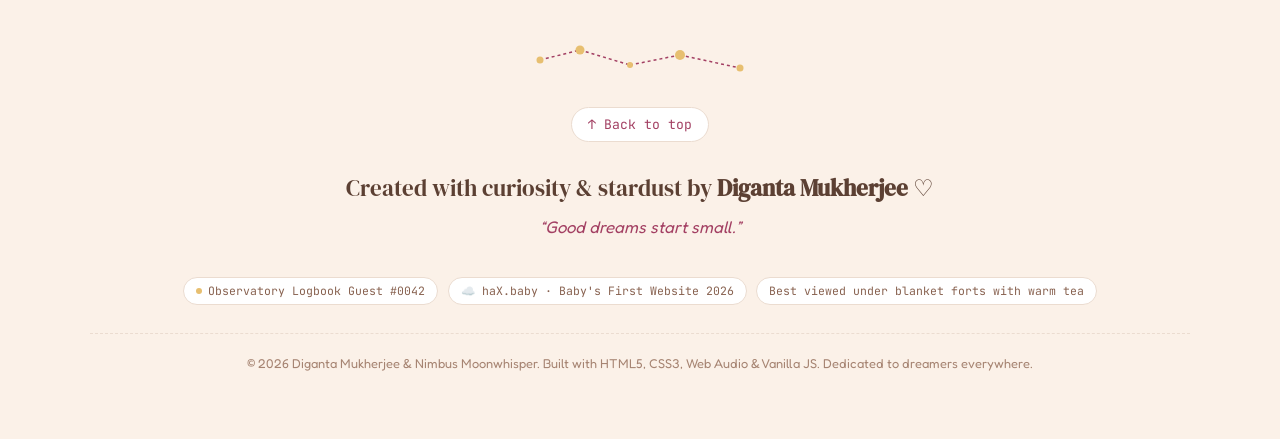
<file: owner.html>
<!DOCTYPE html>
<html lang="en">
<head>
  <meta charset="UTF-8">
  <meta name="viewport" content="width=device-width, initial-scale=1.0">
  <title>Diganta Mukherjee — Creator & Owner · The Midnight Observatory</title>
  <meta name="description" content="Meet Diganta Mukherjee, CSE Undergraduate Student and creator of Nimbus Moonwhisper — The Midnight Observatory.">
  <link rel="icon" type="image/svg+xml" href="assets/favicon.svg">

  <!-- Google Fonts: DM Serif Display & Fredoka with system fallbacks -->
  <link rel="preconnect" href="https://fonts.googleapis.com">
  <link rel="preconnect" href="https://fonts.gstatic.com" crossorigin>
  <link href="https://fonts.googleapis.com/css2?family=DM+Serif+Display:ital@0;1&family=Fredoka:wght@300..700&family=JetBrains+Mono:wght@400;600&display=swap" rel="stylesheet">

  <link rel="stylesheet" href="style.css">

  <!-- Immediate Theme Initializer to prevent visual flash on page navigation -->
  <script>
    (function() {
      try {
        var savedTheme = localStorage.getItem('nimbus_theme');
        if (!savedTheme && window.matchMedia && window.matchMedia('(prefers-color-scheme: dark)').matches) {
          savedTheme = 'dream';
        }
        if (savedTheme === 'dream') {
          document.documentElement.setAttribute('data-theme', 'dream');
        }
      } catch(e) {}
    })();
  </script>
</head>
<body data-theme="day">
  <!-- Accessibility Skip Link -->
  <a href="#main-content" class="skip-link">Skip to main content</a>

  <!-- Ambient Starfield for interactive background stars -->
  <div id="ambient-starfield" class="ambient-starfield" aria-hidden="true"></div>

  <!-- Permanently Fixed Header and Navigation -->
  <header class="site-header" id="site-header">
    <div class="header-container">
      <a href="index.html" class="brand-link" aria-label="Nimbus's Observatory - Home">
        <span class="brand-icon" aria-hidden="true">
          <svg viewBox="0 0 32 32" width="28" height="28" fill="none">
            <circle cx="16" cy="16" r="14" fill="var(--color-blush)" opacity="0.6"/>
            <path d="M14 6 C8 8 7 18 13 24 C10 22 9 14 15 9 C17 7 19 6.5 21 6.5 C18 6 16 6 14 6 Z" fill="var(--color-berry)"/>
            <polygon points="21,12 22.5,15.5 26,17 22.5,18.5 21,22 19.5,18.5 16,17 19.5,15.5" fill="var(--color-gold)"/>
          </svg>
        </span>
        <span class="brand-text">
          <span class="brand-name">Nimbus Moonwhisper</span>
          <span class="brand-sub">The Midnight Observatory</span>
        </span>
      </a>

      <!-- Mobile Menu Toggle -->
      <button type="button" class="nav-toggle" id="nav-toggle" aria-expanded="false" aria-controls="site-nav" aria-label="Toggle navigation menu">
        <span class="hamburger-box" aria-hidden="true">
          <span class="hamburger-line"></span>
          <span class="hamburger-line"></span>
          <span class="hamburger-line"></span>
        </span>
      </button>

      <!-- Main Navigation Menu (4 primary options + Owner control) -->
      <nav class="site-nav" id="site-nav" aria-label="Main Navigation">
        <ul class="nav-list">
          <li><a href="index.html" class="nav-link">Home</a></li>
          <li><a href="about.html" class="nav-link">About Nimbus</a></li>
          <li><a href="projects.html" class="nav-link">Projects</a></li>
          <li><a href="story.html" class="nav-link">Story</a></li>
        </ul>

        <!-- Action Controls: Theme, Global Lullaby Player, Chimes Notification, and Owner Profile Button -->
        <div class="nav-controls">
          <button type="button" class="btn-control btn-control-compact" id="theme-toggle" aria-pressed="false" aria-label="Switch between Day Mode and Dream Mode" title="Toggle Day / Dream Mode">
            <span class="btn-control-icon" id="theme-icon" aria-hidden="true">🌙</span>
            <span class="btn-control-label" id="theme-label">Dream Mode</span>
          </button>

          <button type="button" class="btn-control btn-control-compact btn-lullaby-global" id="global-lullaby-btn" aria-pressed="false" aria-label="Play lullaby" title="Play lullaby">
            <span class="btn-control-icon" id="global-lullaby-icon" aria-hidden="true">▶️</span>
            <span class="btn-control-label" id="global-lullaby-label">Lullaby</span>
            <span class="global-music-pulse" id="global-music-pulse" aria-hidden="true"></span>
          </button>

          <button type="button" class="btn-control btn-control-compact" id="sound-toggle" aria-pressed="false" aria-label="Toggle celestial chimes and sound effects" title="Toggle sound effects (Chimes)">
            <span class="btn-control-icon" id="sound-icon" aria-hidden="true">🔇</span>
            <span class="btn-control-label" id="sound-label">Chimes Off</span>
          </button>

          <!-- Owner Profile Button placed immediately beside Notification tab -->
          <a href="owner.html" class="btn-control btn-control-compact nav-link nav-owner-btn is-active" id="nav-owner" aria-label="Owner Profile" title="Owner Profile" aria-current="page">
            <span class="btn-control-icon" aria-hidden="true">
              <svg viewBox="0 0 24 24" width="18" height="18" fill="none" stroke="currentColor" stroke-width="2" stroke-linecap="round" stroke-linejoin="round">
                <path d="M20 21v-2a4 4 0 0 0-4-4H8a4 4 0 0 0-4 4v2"></path>
                <circle cx="12" cy="7" r="4"></circle>
              </svg>
            </span>
            <span class="btn-control-label">Owner</span>
          </a>
        </div>
      </nav>
    </div>
  </header>

  <!-- Live Announcer for screen readers -->
  <div id="live-announcer" class="sr-only" aria-live="polite" aria-atomic="true"></div>

  <!-- Toast Notification Bar for wishes & actions -->
  <aside id="toast-shelf" class="toast-shelf" aria-live="polite" aria-atomic="true"></aside>

  <main id="main-content">
    <!-- ========================================================
         OWNER PROFILE SECTION: DIGANTA MUKHERJEE
         ======================================================== -->
    <section class="section owner-section" id="owner" aria-labelledby="owner-heading">
      <div class="container owner-container">
        
        <!-- Section Header -->
        <header class="section-header">
          <span class="section-eyebrow">MEET THE CREATOR</span>
          <h1 class="section-title" id="owner-heading">The Dreamer Behind the Observatory.</h1>
          <p class="section-desc">Get to know the student developer who imagined and handcrafted this cozy haven above the clouds.</p>
        </header>

        <!-- Main Showcase Card: Photo + Identity -->
        <article class="owner-showcase-card">
          <div class="owner-hero-layout">
            
            <!-- Circular Profile Photo Frame -->
            <div class="owner-avatar-container">
              <div class="owner-avatar-frame">
                <img src="photos/owner.jpg" alt="Portrait of Diganta Mukherjee" class="owner-avatar-img" width="1146" height="1150">
              </div>
              <div class="owner-avatar-glow" aria-hidden="true"></div>
            </div>

            <!-- Identity & Subtitle -->
            <div class="owner-identity">
              <span class="owner-badge-tag">WEBSITE ARCHITECT & DEVELOPER</span>
              <h2 class="owner-name">Diganta Mukherjee</h2>
              <p class="owner-subtitle">CSE Undergraduate Student</p>
              
              <div class="owner-tags-row">
                <span class="earlyweb-badge">🎓 Computer Science & Engineering</span>
                <span class="earlyweb-badge">✨ Creative Technologist</span>
                <span class="earlyweb-badge">🔭 Nimbus Observatory Creator</span>
              </div>
            </div>
          </div>
        </article>

        <!-- Two Column Content Grid: About Me & Skills -->
        <div class="owner-content-grid">
          
          <!-- Card 1: About Me -->
          <article class="owner-card owner-about-card">
            <div class="owner-card-header">
              <span class="owner-card-icon" aria-hidden="true">📖</span>
              <h3 class="owner-card-title">About Me</h3>
            </div>
            <div class="owner-card-body">
              <p class="owner-about-text">
                “Hi, I am Diganta Mukherjee, a CSE undergraduate student. I am very curious about the continuous changes happening in our day-to-day life, so I have decided to try out every possible thing and keep up with these continuous changes.”
              </p>
            </div>
          </article>

          <!-- Card 2: Skills -->
          <article class="owner-card owner-skills-card">
            <div class="owner-card-header">
              <span class="owner-card-icon" aria-hidden="true">🛠️</span>
              <h3 class="owner-card-title">Skills</h3>
            </div>
            <div class="owner-card-body">
              <p class="owner-section-intro">Core technologies and creative disciplines used in engineering digital experiences:</p>
              <div class="skills-grid" aria-label="Diganta's Technical and Creative Skills">
                <span class="skill-badge"><span class="skill-dot"></span>Python</span>
                <span class="skill-badge"><span class="skill-dot"></span>Java</span>
                <span class="skill-badge"><span class="skill-dot"></span>HTML</span>
                <span class="skill-badge"><span class="skill-dot"></span>CSS</span>
                <span class="skill-badge"><span class="skill-dot"></span>Git</span>
                <span class="skill-badge"><span class="skill-dot"></span>GitHub</span>
                <span class="skill-badge"><span class="skill-dot"></span>Web Design</span>
                <span class="skill-badge"><span class="skill-dot"></span>Web Development</span>
              </div>
            </div>
          </article>

        </div>

        <!-- Social Links Section: Connect With Me -->
        <article class="owner-card owner-socials-card">
          <div class="owner-card-header">
            <span class="owner-card-icon" aria-hidden="true">🌐</span>
            <h3 class="owner-card-title">Connect With Me</h3>
          </div>
          <p class="owner-section-intro">Feel free to connect, collaborate on innovative projects, or explore open-source code:</p>
          
          <div class="socials-grid">
            <!-- LinkedIn -->
            <a href="https://www.linkedin.com/in/diganta-mukherjee-271268412?utm_source=share_via&utm_content=profile&utm_medium=member_android" 
               class="social-card social-linkedin" 
               target="_blank" 
               rel="noopener noreferrer" 
               aria-label="Visit Diganta's LinkedIn profile (opens in a new tab)"
               title="Visit Diganta's LinkedIn profile">
              <div class="social-icon-wrapper" aria-hidden="true">
                <!-- LinkedIn SVG Icon -->
                <svg viewBox="0 0 24 24" width="22" height="22" fill="currentColor">
                  <path d="M19 3a2 2 0 0 1 2 2v14a2 2 0 0 1-2 2H5a2 2 0 0 1-2-2V5a2 2 0 0 1 2-2h14m-.5 15.5v-5.3a3.26 3.26 0 0 0-3.26-3.26c-.85 0-1.84.52-2.28 1.3v-1.11h-2.79v8.37h2.79v-4.93c0-.77.62-1.4 1.39-1.4a1.4 1.4 0 0 1 1.4 1.4v4.93h2.75M6.88 8.56a1.68 1.68 0 0 0 1.68-1.68c0-.93-.75-1.69-1.68-1.69a1.69 1.69 0 0 0-1.69 1.69c0 .93.76 1.68 1.69 1.68m1.39 9.94v-8.37H5.5v8.37h2.77z"/>
                </svg>
              </div>
              <div class="social-card-info">
                <span class="social-card-title">LinkedIn</span>
                <span class="social-card-handle">in/diganta-mukherjee-271268412</span>
              </div>
              <span class="social-arrow" aria-hidden="true">↗</span>
            </a>

            <!-- GitHub -->
            <a href="https://github.com/digantamukherjee-19" 
               class="social-card social-github" 
               target="_blank" 
               rel="noopener noreferrer" 
               aria-label="Visit Diganta's GitHub profile (opens in a new tab)"
               title="Visit Diganta's GitHub profile">
              <div class="social-icon-wrapper" aria-hidden="true">
                <!-- GitHub SVG Icon -->
                <svg viewBox="0 0 24 24" width="22" height="22" fill="currentColor">
                  <path fill-rule="evenodd" clip-rule="evenodd" d="M12 2C6.477 2 2 6.484 2 12.017c0 4.425 2.865 8.18 6.839 9.504.5.092.682-.217.682-.483 0-.237-.008-.868-.013-1.703-2.782.605-3.369-1.343-3.369-1.343-.454-1.158-1.11-1.466-1.11-1.466-.908-.62.069-.608.069-.608 1.003.07 1.53 1.032 1.53 1.032.892 1.53 2.341 1.088 2.91.832.092-.647.35-1.088.636-1.338-2.22-.253-4.555-1.113-4.555-4.951 0-1.093.39-1.988 1.029-2.688-.103-.253-.446-1.272.098-2.65 0 0 .84-.27 2.75 1.026A9.564 9.564 0 0112 6.844c.85.004 1.705.115 2.504.337 1.909-1.296 2.747-1.027 2.747-1.027.546 1.379.202 2.398.1 2.651.64.7 1.028 1.595 1.028 2.688 0 3.848-2.339 4.695-4.566 4.943.359.309.678.92.678 1.855 0 1.338-.012 2.419-.012 2.747 0 .268.18.58.688.482A10.019 10.019 0 0022 12.017C22 6.484 17.522 2 12 2z"/>
                </svg>
              </div>
              <div class="social-card-info">
                <span class="social-card-title">GitHub</span>
                <span class="social-card-handle">@digantamukherjee-19</span>
              </div>
              <span class="social-arrow" aria-hidden="true">↗</span>
            </a>
          </div>
        </article>

        <!-- Navigation Bridge back to Observatory features -->
        <div class="owner-bridge-card">
          <div class="bridge-content">
            <span class="bridge-sparkle" aria-hidden="true">☁️</span>
            <div>
              <h3 class="bridge-title">Step Back into the Sky</h3>
              <p class="bridge-desc">Explore Nimbus’s starlight workbench, tune into the mountain lullaby, or send wishes across constellations.</p>
            </div>
          </div>
          <div class="bridge-actions">
            <a href="projects.html" class="btn btn-primary">
              <span>Explore Projects →</span>
            </a>
            <a href="story.html" class="btn btn-secondary">
              <span>Read Nimbus's Story</span>
            </a>
          </div>
        </div>

      </div>
    </section>
  </main>

  <!-- ========================================================
       CELESTIAL FOOTER
       ======================================================== -->
  <footer class="site-footer">
    <div class="container footer-container">
      <div class="footer-top">
        <div class="footer-constellation" aria-hidden="true">
          <svg viewBox="0 0 240 40" width="240" height="40" fill="none">
            <line x1="20" y1="20" x2="60" y2="10" stroke="var(--color-berry)" stroke-width="1.5" stroke-dasharray="3,3"/>
            <line x1="60" y1="10" x2="110" y2="25" stroke="var(--color-berry)" stroke-width="1.5" stroke-dasharray="3,3"/>
            <line x1="110" y1="25" x2="160" y2="15" stroke="var(--color-berry)" stroke-width="1.5" stroke-dasharray="3,3"/>
            <line x1="160" y1="15" x2="220" y2="28" stroke="var(--color-berry)" stroke-width="1.5" stroke-dasharray="3,3"/>
            <circle cx="20" cy="20" r="3.5" fill="var(--color-gold)"/>
            <circle cx="60" cy="10" r="4.5" fill="var(--color-gold)"/>
            <circle cx="110" cy="25" r="3" fill="var(--color-gold)"/>
            <circle cx="160" cy="15" r="5" fill="var(--color-gold)"/>
            <circle cx="220" cy="28" r="3.5" fill="var(--color-gold)"/>
          </svg>
        </div>

        <a href="#main-content" class="btn-back-to-top" id="btn-back-to-top" aria-label="Return to top of page">
          <span>↑ Back to top</span>
        </a>
      </div>

      <div class="footer-main">
        <p class="footer-signoff">
          Created with curiosity & stardust by <strong>Diganta Mukherjee</strong> ♡
        </p>
        <p class="footer-tagline">
          “Good dreams start small.”
        </p>
      </div>

      <div class="footer-badges">
        <span class="earlyweb-badge">
          <span class="badge-dot"></span>
          <span>Observatory Logbook Guest #0042</span>
        </span>
        <span class="earlyweb-badge">
          <span>☁️ haX.baby · Baby's First Website 2026</span>
        </span>
        <span class="earlyweb-badge">
          <span>Best viewed under blanket forts with warm tea</span>
        </span>
      </div>

      <div class="footer-legal">
        <p>© 2026 Diganta Mukherjee & Nimbus Moonwhisper. Built with HTML5, CSS3, Web Audio & Vanilla JS. Dedicated to dreamers everywhere.</p>
      </div>
    </div>
  </footer>

  <!-- Main JavaScript File -->
  <script src="script.js"></script>
</body>
</html>
</file>
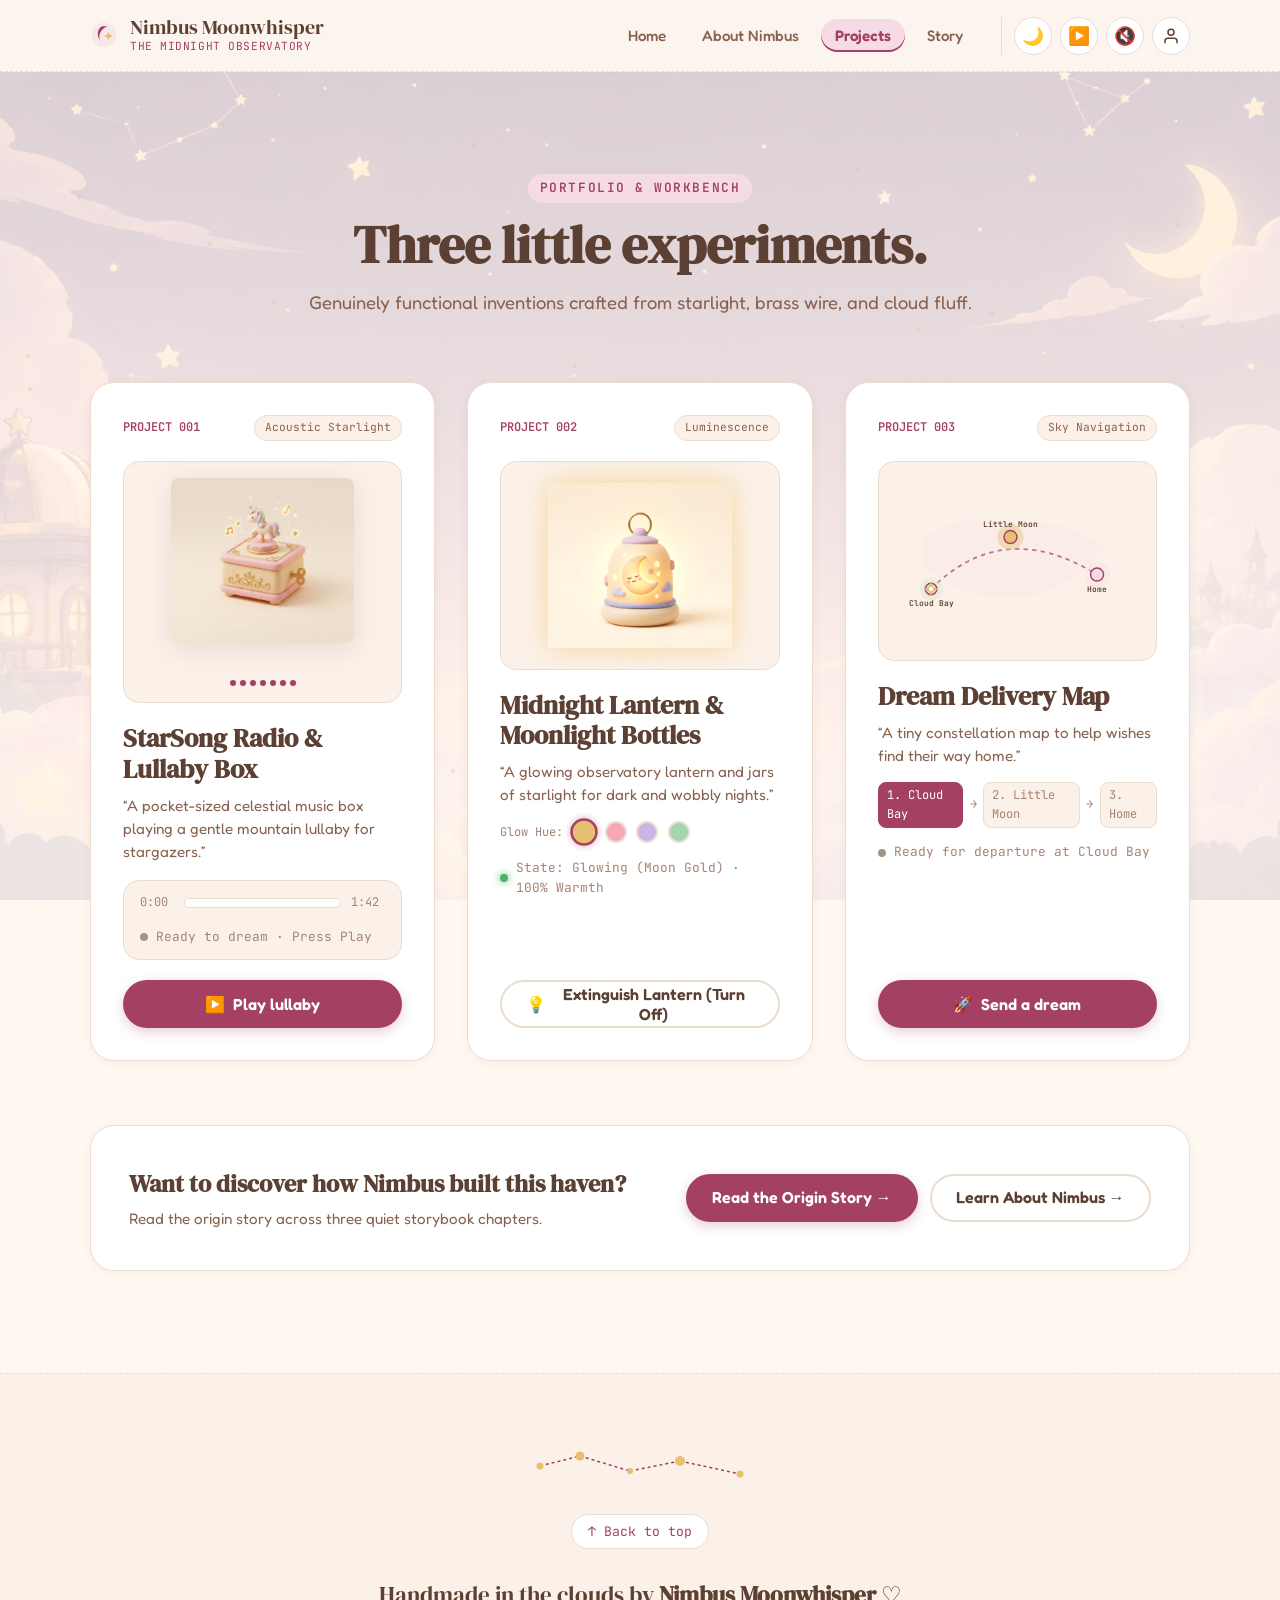
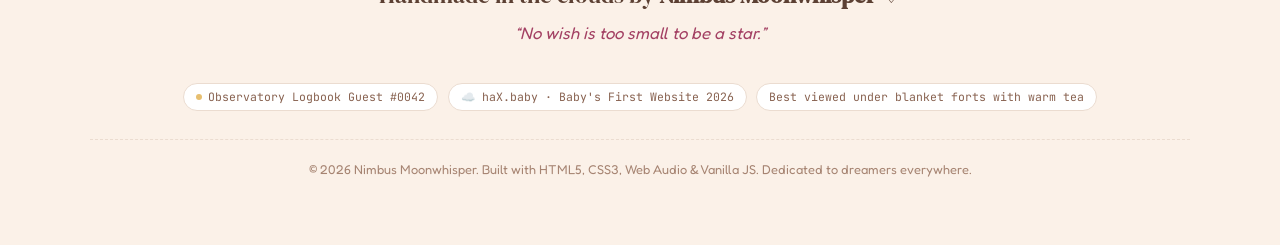
<file: projects.html>
<!DOCTYPE html>
<html lang="en">
<head>
  <meta charset="UTF-8">
  <meta name="viewport" content="width=device-width, initial-scale=1.0">
  <title>Projects — The Midnight Observatory</title>
  <meta name="description" content="Explore three interactive starlight experiments by Nimbus Moonwhisper: Starsong Radio, Moonlight Bottles, and Dream Delivery Map.">
  <link rel="icon" type="image/svg+xml" href="assets/favicon.svg">

  <!-- Google Fonts: DM Serif Display & Fredoka with system fallbacks -->
  <link rel="preconnect" href="https://fonts.googleapis.com">
  <link rel="preconnect" href="https://fonts.gstatic.com" crossorigin>
  <link href="https://fonts.googleapis.com/css2?family=DM+Serif+Display:ital@0;1&family=Fredoka:wght@300..700&family=JetBrains+Mono:wght@400;600&display=swap" rel="stylesheet">

  <link rel="stylesheet" href="style.css">

  <!-- Immediate Theme Initializer to prevent visual flash on page navigation -->
  <script>
    (function() {
      try {
        var savedTheme = localStorage.getItem('nimbus_theme');
        if (!savedTheme && window.matchMedia && window.matchMedia('(prefers-color-scheme: dark)').matches) {
          savedTheme = 'dream';
        }
        if (savedTheme === 'dream') {
          document.documentElement.setAttribute('data-theme', 'dream');
        }
      } catch(e) {}
    })();
  </script>
</head>
<body data-theme="day">
  <!-- Accessibility Skip Link -->
  <a href="#main-content" class="skip-link">Skip to main content</a>

  <!-- Ambient Starfield for interactive background stars -->
  <div id="ambient-starfield" class="ambient-starfield" aria-hidden="true"></div>

  <!-- Permanently Fixed Header and Navigation -->
  <header class="site-header" id="site-header">
    <div class="header-container">
      <a href="index.html" class="brand-link" aria-label="Nimbus's Observatory - Home">
        <span class="brand-icon" aria-hidden="true">
          <svg viewBox="0 0 32 32" width="28" height="28" fill="none">
            <circle cx="16" cy="16" r="14" fill="var(--color-blush)" opacity="0.6"/>
            <path d="M14 6 C8 8 7 18 13 24 C10 22 9 14 15 9 C17 7 19 6.5 21 6.5 C18 6 16 6 14 6 Z" fill="var(--color-berry)"/>
            <polygon points="21,12 22.5,15.5 26,17 22.5,18.5 21,22 19.5,18.5 16,17 19.5,15.5" fill="var(--color-gold)"/>
          </svg>
        </span>
        <span class="brand-text">
          <span class="brand-name">Nimbus Moonwhisper</span>
          <span class="brand-sub">The Midnight Observatory</span>
        </span>
      </a>

      <!-- Mobile Menu Toggle -->
      <button type="button" class="nav-toggle" id="nav-toggle" aria-expanded="false" aria-controls="site-nav" aria-label="Toggle navigation menu">
        <span class="hamburger-box" aria-hidden="true">
          <span class="hamburger-line"></span>
          <span class="hamburger-line"></span>
          <span class="hamburger-line"></span>
        </span>
      </button>

      <!-- Main Navigation Menu (4 primary options) -->
      <nav class="site-nav" id="site-nav" aria-label="Main Navigation">
        <ul class="nav-list">
          <li><a href="index.html" class="nav-link">Home</a></li>
          <li><a href="about.html" class="nav-link">About Nimbus</a></li>
          <li><a href="projects.html" class="nav-link is-active" aria-current="page">Projects</a></li>
          <li><a href="story.html" class="nav-link">Story</a></li>
        </ul>

        <!-- Action Controls: Theme, Global Lullaby Player, and Chimes Sound Effect -->
        <div class="nav-controls">
          <button type="button" class="btn-control btn-control-compact" id="theme-toggle" aria-pressed="false" aria-label="Switch between Day Mode and Dream Mode" title="Toggle Day / Dream Mode">
            <span class="btn-control-icon" id="theme-icon" aria-hidden="true">🌙</span>
            <span class="btn-control-label" id="theme-label">Dream Mode</span>
          </button>

          <button type="button" class="btn-control btn-control-compact btn-lullaby-global" id="global-lullaby-btn" aria-pressed="false" aria-label="Play lullaby" title="Play lullaby">
            <span class="btn-control-icon" id="global-lullaby-icon" aria-hidden="true">▶️</span>
            <span class="btn-control-label" id="global-lullaby-label">Lullaby</span>
            <span class="global-music-pulse" id="global-music-pulse" aria-hidden="true"></span>
          </button>

          <button type="button" class="btn-control btn-control-compact" id="sound-toggle" aria-pressed="false" aria-label="Toggle celestial chimes and sound effects" title="Toggle sound effects (Chimes)">
            <span class="btn-control-icon" id="sound-icon" aria-hidden="true">🔇</span>
            <span class="btn-control-label" id="sound-label">Chimes Off</span>
          </button>

          <!-- Owner Profile Button placed immediately beside Notification tab -->
          <a href="owner.html" class="btn-control btn-control-compact nav-link nav-owner-btn" id="nav-owner" aria-label="Owner Profile" title="Owner Profile">
            <span class="btn-control-icon" aria-hidden="true">
              <svg viewBox="0 0 24 24" width="18" height="18" fill="none" stroke="currentColor" stroke-width="2" stroke-linecap="round" stroke-linejoin="round">
                <path d="M20 21v-2a4 4 0 0 0-4-4H8a4 4 0 0 0-4 4v2"></path>
                <circle cx="12" cy="7" r="4"></circle>
              </svg>
            </span>
            <span class="btn-control-label">Owner</span>
          </a>
        </div>
      </nav>
    </div>
  </header>

  <!-- Live Announcer for screen readers -->
  <div id="live-announcer" class="sr-only" aria-live="polite" aria-atomic="true"></div>

  <!-- Toast Notification Bar for wishes & actions -->
  <aside id="toast-shelf" class="toast-shelf" aria-live="polite" aria-atomic="true"></aside>

  <main id="main-content">
    <!-- ========================================================
         PORTFOLIO PROJECTS: THREE LITTLE EXPERIMENTS
         ======================================================== -->
    <section class="section projects-section" id="projects" aria-labelledby="projects-title">
      <div class="container">
        <header class="section-header">
          <span class="section-eyebrow">PORTFOLIO & WORKBENCH</span>
          <h1 class="section-title" id="projects-title">Three little experiments.</h1>
          <p class="section-desc">Genuinely functional inventions crafted from starlight, brass wire, and cloud fluff.</p>
        </header>

        <div class="projects-grid">
          <!-- PROJECT 001: STARSONG RADIO & LULLABY BOX -->
          <article class="project-card project-radio" id="project-starsong">
            <div class="project-header">
              <span class="project-id">PROJECT 001</span>
              <span class="project-badge">Acoustic Starlight</span>
            </div>

            <div class="project-visual">
              <div class="radio-illustration-frame">
                <img src="assets/images/lullaby-box.png" alt="The Lullaby Box, a magical music box for sleepy dreams" class="project-art-img lullaby-box-img">
              </div>

              <!-- Animated Sound Wave Visualizer Bars -->
              <div class="sound-wave-visualizer" id="radio-visualizer" aria-hidden="true">
                <span class="wave-bar bar-1"></span>
                <span class="wave-bar bar-2"></span>
                <span class="wave-bar bar-3"></span>
                <span class="wave-bar bar-4"></span>
                <span class="wave-bar bar-5"></span>
                <span class="wave-bar bar-6"></span>
                <span class="wave-bar bar-7"></span>
              </div>
            </div>

            <div class="project-info">
              <h2 class="project-title">StarSong Radio & Lullaby Box</h2>
              <p class="project-desc">
                “A pocket-sized celestial music box playing a gentle mountain lullaby for stargazers.”
              </p>

              <!-- Real-time Progress Bar & Timers -->
              <div class="lullaby-player-controls-deck">
                <div class="lullaby-progress-row">
                  <span class="time-display" id="lullaby-time-current">0:00</span>
                  <div class="progress-bar-container" id="lullaby-progress-container" role="progressbar" aria-valuemin="0" aria-valuemax="100" aria-valuenow="0" aria-label="Lullaby playback progress" tabindex="0">
                    <div class="progress-bar-track">
                      <div class="progress-bar-fill" id="lullaby-progress-fill"></div>
                      <div class="progress-bar-thumb" id="lullaby-progress-thumb"></div>
                    </div>
                  </div>
                  <span class="time-display" id="lullaby-time-duration">--:--</span>
                </div>

                <div class="project-status-line">
                  <span class="status-indicator" id="radio-status-dot"></span>
                  <span class="status-text" id="radio-status-text">Ready to dream · Press Play</span>
                </div>
              </div>
            </div>

            <div class="project-controls">
              <div class="lullaby-btn-group">
                <button type="button" class="btn btn-primary btn-full" id="btn-toggle-lullaby" aria-pressed="false">
                  <span class="btn-icon" id="lullaby-btn-icon">▶️</span>
                  <span id="lullaby-btn-label">Play lullaby</span>
                </button>
                <button type="button" class="btn btn-secondary btn-icon-only" id="btn-replay-lullaby" aria-label="Replay lullaby from start" title="Replay lullaby from start" style="display: none;">
                  <span class="btn-icon">🔄</span>
                </button>
              </div>
            </div>
          </article>

          <!-- PROJECT 002: MIDNIGHT LANTERN & MOONLIGHT BOTTLES -->
          <article class="project-card project-bottle" id="project-moonlight">
            <div class="project-header">
              <span class="project-id">PROJECT 002</span>
              <span class="project-badge">Luminescence</span>
            </div>

            <div class="project-visual">
              <div class="bottle-stage" id="bottle-stage" data-glow="gold" data-lit="true">
                <div class="bottle-glow-layer" id="bottle-glow-layer" aria-hidden="true"></div>
                <img src="assets/images/midnight-lantern.png" alt="The Midnight Lantern glowing softly in the observatory" class="project-art-img bottle-art-img midnight-lantern-img">
              </div>
            </div>

            <div class="project-info">
              <h2 class="project-title">Midnight Lantern & Moonlight Bottles</h2>
              <p class="project-desc">
                “A glowing observatory lantern and jars of starlight for dark and wobbly nights.”
              </p>

              <!-- Color Glow Picker -->
              <div class="bottle-palette-selector" role="radiogroup" aria-label="Select lantern starlight glow tint">
                <span class="palette-label">Glow Hue:</span>
                <button type="button" class="palette-swatch swatch-gold is-active" data-color="gold" role="radio" aria-checked="true" aria-label="Moon Gold glow"></button>
                <button type="button" class="palette-swatch swatch-blush" data-color="blush" role="radio" aria-checked="false" aria-label="Star Blush glow"></button>
                <button type="button" class="palette-swatch swatch-lavender" data-color="lavender" role="radio" aria-checked="false" aria-label="Dream Lavender glow"></button>
                <button type="button" class="palette-swatch swatch-mint" data-color="mint" role="radio" aria-checked="false" aria-label="Mint Glow"></button>
              </div>

              <div class="project-status-line">
                <span class="status-indicator is-lit" id="bottle-status-dot"></span>
                <span class="status-text" id="bottle-status-text">State: Glowing (Moon Gold) · 100% Warmth</span>
              </div>
            </div>

            <div class="project-controls">
              <button type="button" class="btn btn-secondary btn-full" id="btn-toggle-bottle" aria-pressed="true">
                <span class="btn-icon" id="bottle-btn-icon">💡</span>
                <span id="bottle-btn-label">Extinguish Lantern (Turn Off)</span>
              </button>
            </div>
          </article>

          <!-- PROJECT 003: DREAM DELIVERY MAP -->
          <article class="project-card project-map" id="project-delivery">
            <div class="project-header">
              <span class="project-id">PROJECT 003</span>
              <span class="project-badge">Sky Navigation</span>
            </div>

            <div class="project-visual">
              <div class="constellation-map-stage" id="map-stage">
                <svg viewBox="0 0 340 200" class="delivery-svg" id="delivery-svg" role="img" aria-label="Constellation route map connecting Cloud Bay, Little Moon, and Home">
                  <path d="M40 70 Q90 30 160 50 Q230 40 290 80 Q250 140 180 150 Q100 160 40 110 Z" fill="var(--color-blush)" opacity="0.25"/>
                  <path d="M 50 140 Q 150 40 280 120" id="flight-path" fill="none" stroke="var(--color-berry)" stroke-width="2.5" stroke-dasharray="6,6" opacity="0.7"/>

                  <!-- Location Waypoints -->
                  <g class="waypoint-group" id="node-bay" transform="translate(50, 140)">
                    <circle cx="0" cy="0" r="16" class="waypoint-pulse" fill="var(--color-mint)" opacity="0.4"/>
                    <circle cx="0" cy="0" r="8" fill="var(--color-mint)" stroke="var(--color-berry)" stroke-width="2"/>
                    <text x="0" y="24" text-anchor="middle" class="waypoint-label">Cloud Bay</text>
                  </g>

                  <g class="waypoint-group" id="node-moon" transform="translate(160, 68)">
                    <circle cx="0" cy="0" r="18" class="waypoint-pulse" fill="var(--color-gold)" opacity="0.4"/>
                    <circle cx="0" cy="0" r="9" fill="var(--color-gold)" stroke="var(--color-berry)" stroke-width="2"/>
                    <text x="0" y="-14" text-anchor="middle" class="waypoint-label">Little Moon</text>
                  </g>

                  <g class="waypoint-group" id="node-home" transform="translate(280, 120)">
                    <circle cx="0" cy="0" r="18" class="waypoint-pulse" fill="var(--color-blush)" opacity="0.4"/>
                    <circle cx="0" cy="0" r="9" fill="var(--color-blush)" stroke="var(--color-berry)" stroke-width="2"/>
                    <text x="0" y="24" text-anchor="middle" class="waypoint-label">Home</text>
                  </g>

                  <!-- Traveling Dream Star -->
                  <g id="traveling-star" class="traveling-star" transform="translate(50, 140)">
                    <polygon points="0,-10 3,-3 10,0 3,3 0,10 -3,3 -10,0 -3,-3" fill="var(--color-gold)"/>
                    <circle cx="0" cy="0" r="3" fill="#ffffff"/>
                  </g>
                </svg>
              </div>
            </div>

            <div class="project-info">
              <h2 class="project-title">Dream Delivery Map</h2>
              <p class="project-desc">
                “A tiny constellation map to help wishes find their way home.”
              </p>

              <div class="delivery-steps-display" id="delivery-steps" aria-live="polite">
                <div class="step-chip is-active" id="step-bay">1. Cloud Bay</div>
                <div class="step-arrow" aria-hidden="true">→</div>
                <div class="step-chip" id="step-moon">2. Little Moon</div>
                <div class="step-arrow" aria-hidden="true">→</div>
                <div class="step-chip" id="step-home">3. Home</div>
              </div>

              <div class="project-status-line">
                <span class="status-indicator" id="map-status-dot"></span>
                <span class="status-text" id="map-status-text">Ready for departure at Cloud Bay</span>
              </div>
            </div>

            <div class="project-controls">
              <button type="button" class="btn btn-primary btn-full" id="btn-send-dream">
                <span class="btn-icon">🚀</span>
                <span>Send a dream</span>
              </button>
            </div>
          </article>
        </div>

        <!-- Next Steps Banner -->
        <div class="page-nav-banner">
          <div class="page-nav-text">
            <h3>Want to discover how Nimbus built this haven?</h3>
            <p>Read the origin story across three quiet storybook chapters.</p>
          </div>
          <div class="page-nav-actions">
            <a href="story.html" class="btn btn-primary">
              <span>Read the Origin Story →</span>
            </a>
            <a href="about.html" class="btn btn-secondary">
              <span>Learn About Nimbus →</span>
            </a>
          </div>
        </div>
      </div>
    </section>
  </main>

  <!-- ========================================================
       EASTER EGG MODAL DIALOG
       ======================================================== -->
  <div class="easter-modal" id="easter-modal" role="dialog" aria-modal="true" aria-labelledby="easter-title" hidden>
    <div class="easter-backdrop" id="easter-backdrop"></div>
    <div class="easter-card">
      <button type="button" class="easter-close-btn" id="easter-close-btn" aria-label="Close secret message">✕</button>
      <div class="easter-icon" aria-hidden="true">🌟</div>
      <span class="easter-eyebrow">NIMBUS'S SECRET COMPASS</span>
      <h2 class="easter-title" id="easter-title">You found a hidden star!</h2>
      <p class="easter-quote">
        “Even your smallest wish matters. Keep looking up. ♡”
      </p>
      <p class="easter-sub">
        Nimbus sneezed five glittering stars in joy just for you.
      </p>
      <button type="button" class="btn btn-primary" id="easter-dismiss-btn">
        <span>Thank you, Nimbus!</span>
      </button>
    </div>
  </div>

  <!-- ========================================================
       CELESTIAL FOOTER
       ======================================================== -->
  <footer class="site-footer">
    <div class="container footer-container">
      <div class="footer-top">
        <div class="footer-constellation" aria-hidden="true">
          <svg viewBox="0 0 240 40" width="240" height="40" fill="none">
            <line x1="20" y1="20" x2="60" y2="10" stroke="var(--color-berry)" stroke-width="1.5" stroke-dasharray="3,3"/>
            <line x1="60" y1="10" x2="110" y2="25" stroke="var(--color-berry)" stroke-width="1.5" stroke-dasharray="3,3"/>
            <line x1="110" y1="25" x2="160" y2="15" stroke="var(--color-berry)" stroke-width="1.5" stroke-dasharray="3,3"/>
            <line x1="160" y1="15" x2="220" y2="28" stroke="var(--color-berry)" stroke-width="1.5" stroke-dasharray="3,3"/>
            <circle cx="20" cy="20" r="3.5" fill="var(--color-gold)"/>
            <circle cx="60" cy="10" r="4.5" fill="var(--color-gold)"/>
            <circle cx="110" cy="25" r="3" fill="var(--color-gold)"/>
            <circle cx="160" cy="15" r="5" fill="var(--color-gold)"/>
            <circle cx="220" cy="28" r="3.5" fill="var(--color-gold)"/>
          </svg>
        </div>

        <a href="#main-content" class="btn-back-to-top" id="btn-back-to-top" aria-label="Return to top of page">
          <span>↑ Back to top</span>
        </a>
      </div>

      <div class="footer-main">
        <p class="footer-signoff">
          Handmade in the clouds by <strong>Nimbus Moonwhisper</strong> ♡
        </p>
        <p class="footer-tagline">
          “No wish is too small to be a star.”
        </p>
      </div>

      <div class="footer-badges">
        <span class="earlyweb-badge">
          <span class="badge-dot"></span>
          <span>Observatory Logbook Guest #0042</span>
        </span>
        <span class="earlyweb-badge">
          <span>☁️ haX.baby · Baby's First Website 2026</span>
        </span>
        <span class="earlyweb-badge">
          <span>Best viewed under blanket forts with warm tea</span>
        </span>
      </div>

      <div class="footer-legal">
        <p>© 2026 Nimbus Moonwhisper. Built with HTML5, CSS3, Web Audio & Vanilla JS. Dedicated to dreamers everywhere.</p>
      </div>
    </div>
  </footer>

  <!-- Main JavaScript File -->
  <script src="script.js"></script>
</body>
</html>
</file>
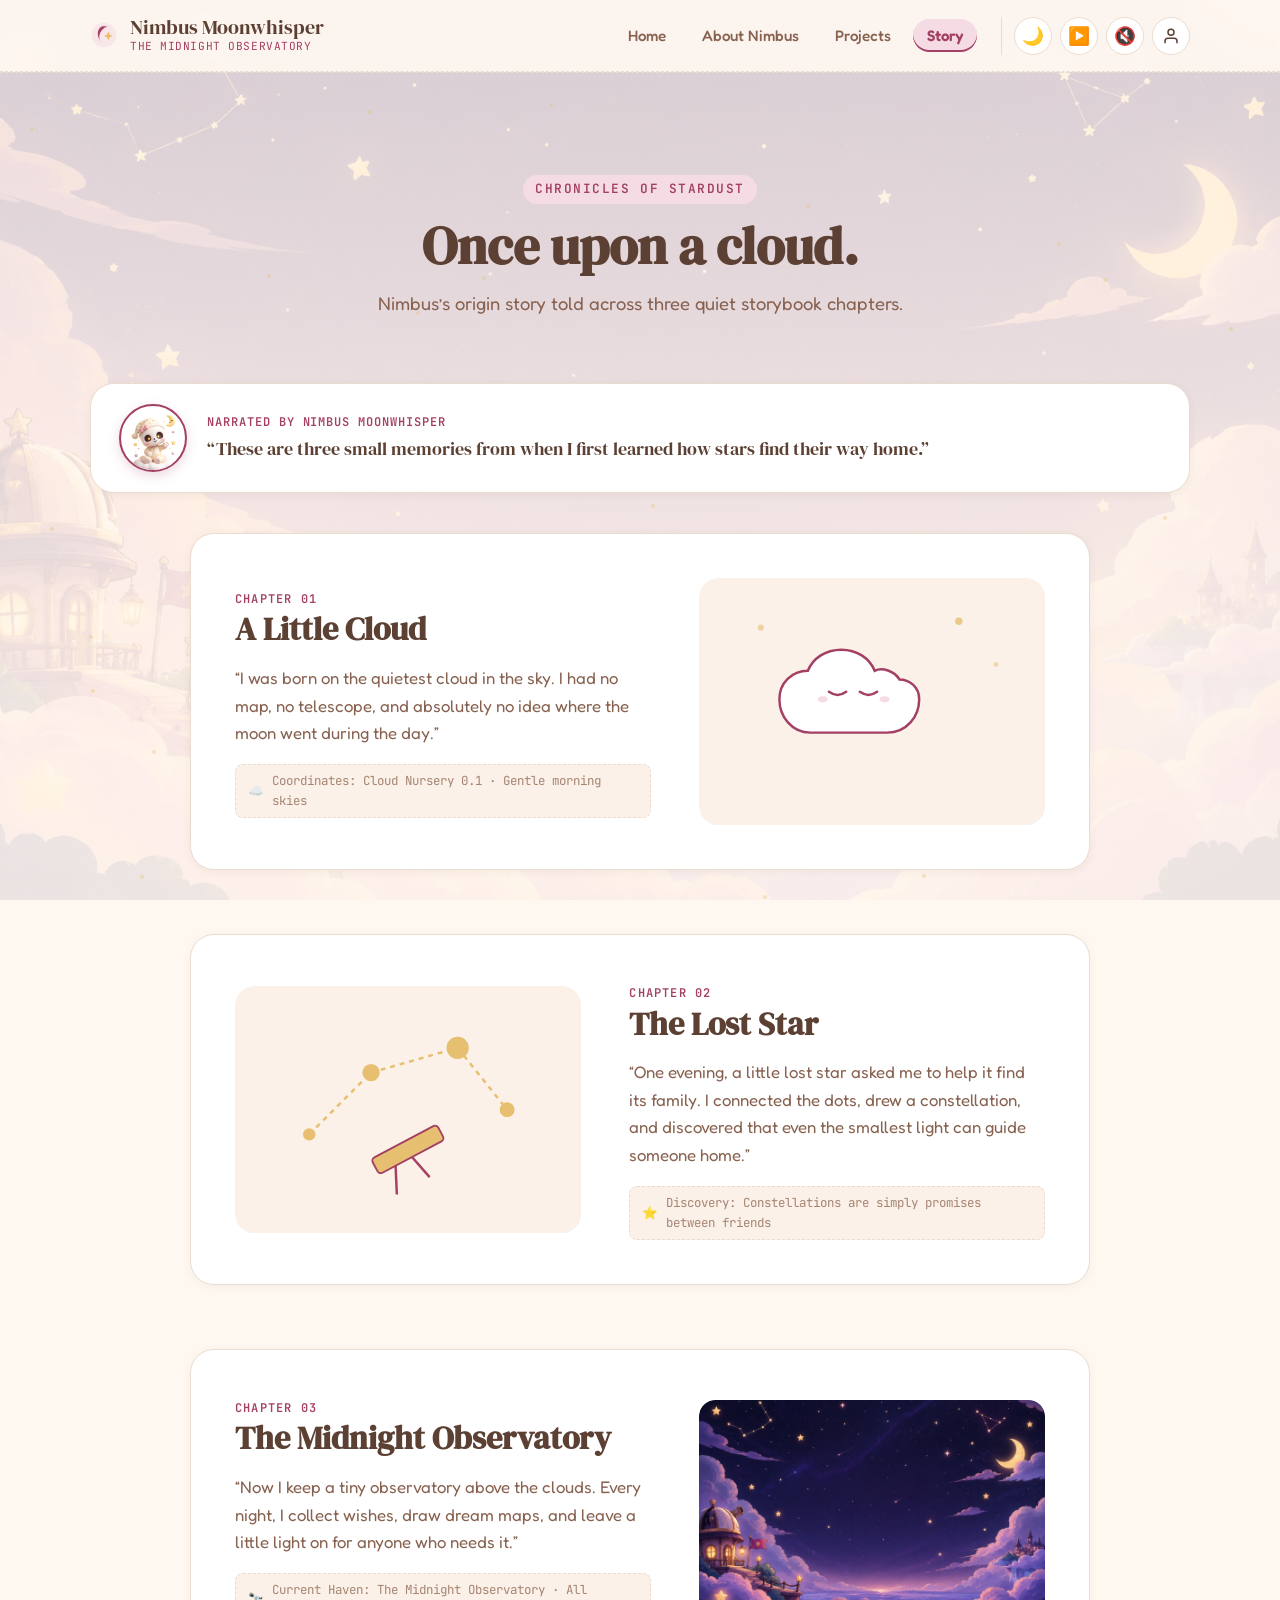
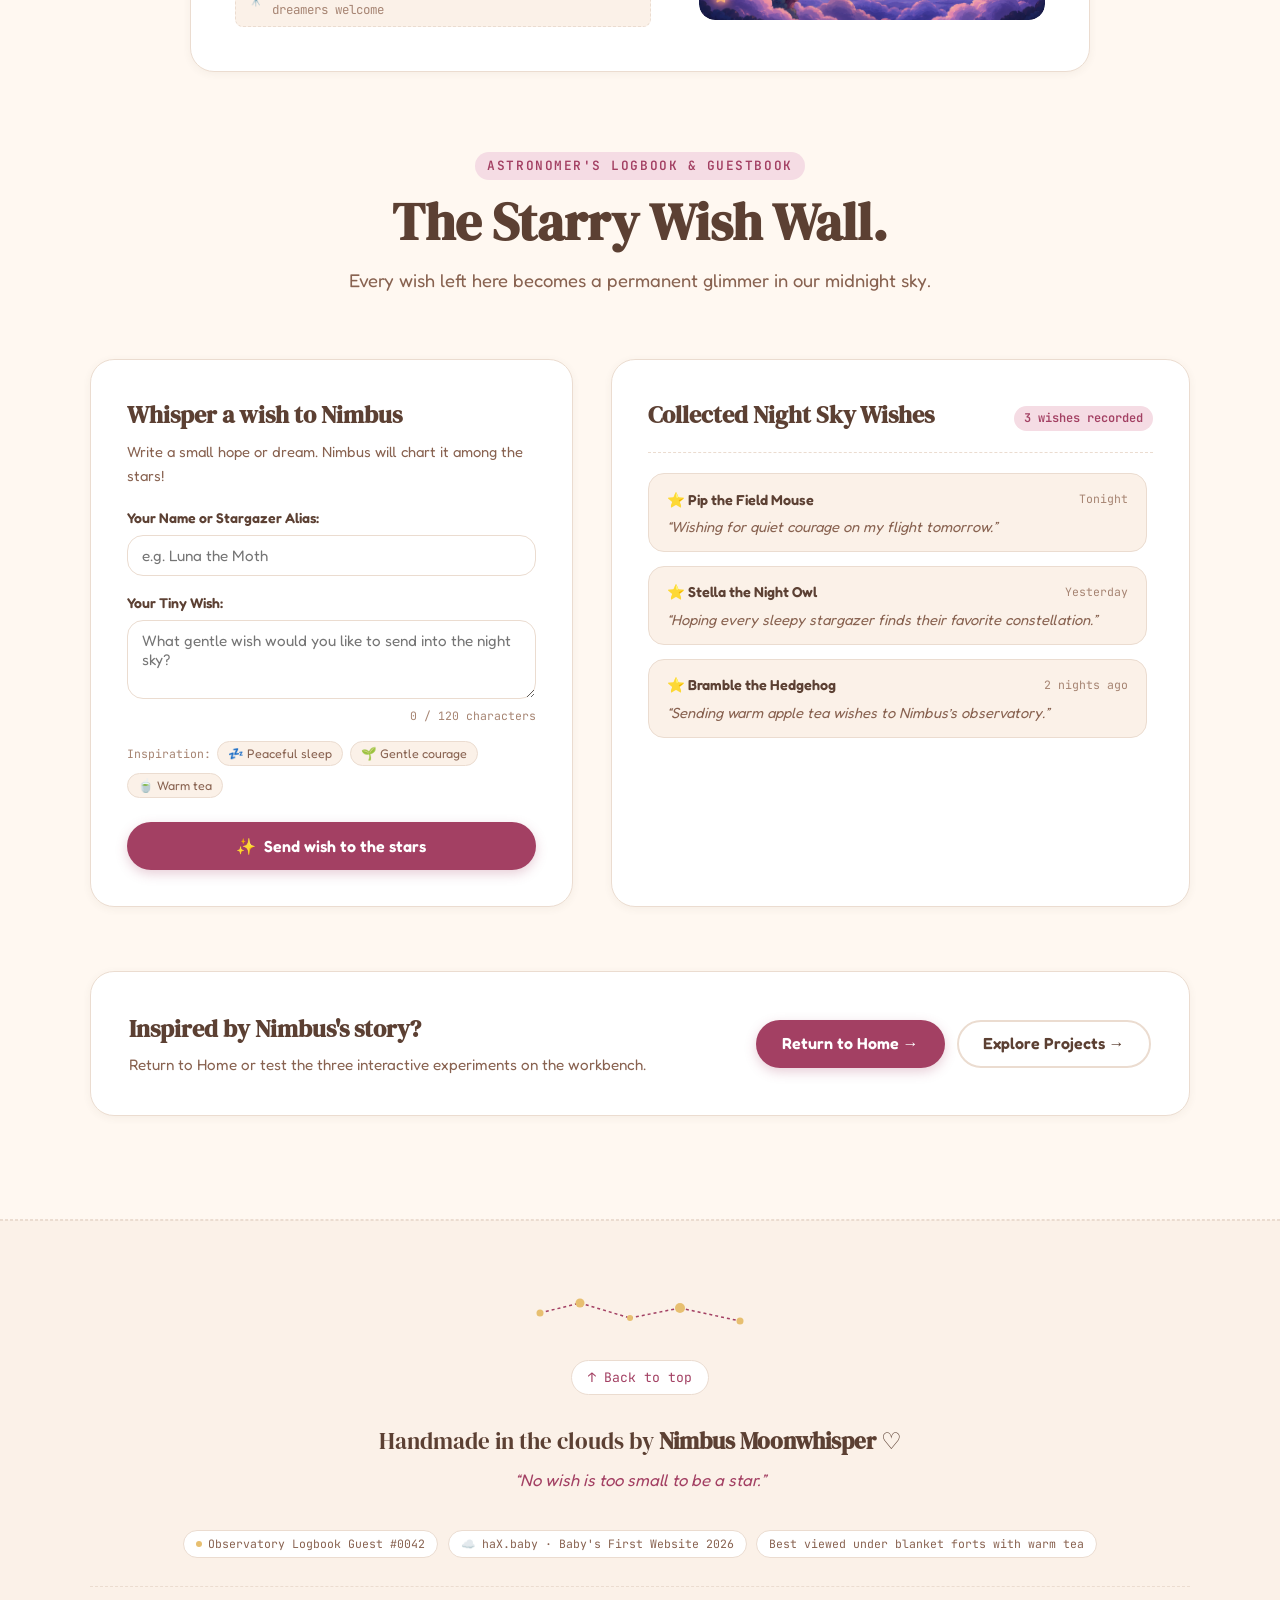
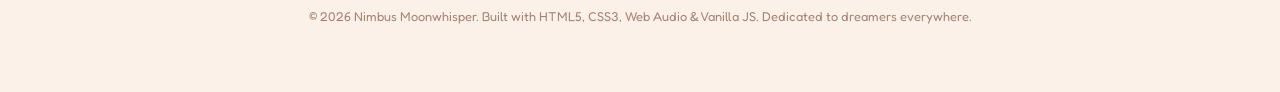
<file: story.html>
<!DOCTYPE html>
<html lang="en">
<head>
  <meta charset="UTF-8">
  <meta name="viewport" content="width=device-width, initial-scale=1.0">
  <title>Origin Story — The Midnight Observatory</title>
  <meta name="description" content="Read Nimbus Moonwhisper’s origin story across three quiet chapters and leave your wish on the Starry Wall.">
  <link rel="icon" type="image/svg+xml" href="assets/favicon.svg">

  <!-- Google Fonts: DM Serif Display & Fredoka with system fallbacks -->
  <link rel="preconnect" href="https://fonts.googleapis.com">
  <link rel="preconnect" href="https://fonts.gstatic.com" crossorigin>
  <link href="https://fonts.googleapis.com/css2?family=DM+Serif+Display:ital@0;1&family=Fredoka:wght@300..700&family=JetBrains+Mono:wght@400;600&display=swap" rel="stylesheet">

  <link rel="stylesheet" href="style.css">

  <!-- Immediate Theme Initializer to prevent visual flash on page navigation -->
  <script>
    (function() {
      try {
        var savedTheme = localStorage.getItem('nimbus_theme');
        if (!savedTheme && window.matchMedia && window.matchMedia('(prefers-color-scheme: dark)').matches) {
          savedTheme = 'dream';
        }
        if (savedTheme === 'dream') {
          document.documentElement.setAttribute('data-theme', 'dream');
        }
      } catch(e) {}
    })();
  </script>
</head>
<body data-theme="day">
  <!-- Accessibility Skip Link -->
  <a href="#main-content" class="skip-link">Skip to main content</a>

  <!-- Ambient Starfield for interactive background stars -->
  <div id="ambient-starfield" class="ambient-starfield" aria-hidden="true"></div>

  <!-- Permanently Fixed Header and Navigation -->
  <header class="site-header" id="site-header">
    <div class="header-container">
      <a href="index.html" class="brand-link" aria-label="Nimbus's Observatory - Home">
        <span class="brand-icon" aria-hidden="true">
          <svg viewBox="0 0 32 32" width="28" height="28" fill="none">
            <circle cx="16" cy="16" r="14" fill="var(--color-blush)" opacity="0.6"/>
            <path d="M14 6 C8 8 7 18 13 24 C10 22 9 14 15 9 C17 7 19 6.5 21 6.5 C18 6 16 6 14 6 Z" fill="var(--color-berry)"/>
            <polygon points="21,12 22.5,15.5 26,17 22.5,18.5 21,22 19.5,18.5 16,17 19.5,15.5" fill="var(--color-gold)"/>
          </svg>
        </span>
        <span class="brand-text">
          <span class="brand-name">Nimbus Moonwhisper</span>
          <span class="brand-sub">The Midnight Observatory</span>
        </span>
      </a>

      <!-- Mobile Menu Toggle -->
      <button type="button" class="nav-toggle" id="nav-toggle" aria-expanded="false" aria-controls="site-nav" aria-label="Toggle navigation menu">
        <span class="hamburger-box" aria-hidden="true">
          <span class="hamburger-line"></span>
          <span class="hamburger-line"></span>
          <span class="hamburger-line"></span>
        </span>
      </button>

      <!-- Main Navigation Menu (4 primary options) -->
      <nav class="site-nav" id="site-nav" aria-label="Main Navigation">
        <ul class="nav-list">
          <li><a href="index.html" class="nav-link">Home</a></li>
          <li><a href="about.html" class="nav-link">About Nimbus</a></li>
          <li><a href="projects.html" class="nav-link">Projects</a></li>
          <li><a href="story.html" class="nav-link is-active" aria-current="page">Story</a></li>
        </ul>

        <!-- Action Controls: Theme, Global Lullaby Player, and Chimes Sound Effect -->
        <div class="nav-controls">
          <button type="button" class="btn-control btn-control-compact" id="theme-toggle" aria-pressed="false" aria-label="Switch between Day Mode and Dream Mode" title="Toggle Day / Dream Mode">
            <span class="btn-control-icon" id="theme-icon" aria-hidden="true">🌙</span>
            <span class="btn-control-label" id="theme-label">Dream Mode</span>
          </button>

          <button type="button" class="btn-control btn-control-compact btn-lullaby-global" id="global-lullaby-btn" aria-pressed="false" aria-label="Play lullaby" title="Play lullaby">
            <span class="btn-control-icon" id="global-lullaby-icon" aria-hidden="true">▶️</span>
            <span class="btn-control-label" id="global-lullaby-label">Lullaby</span>
            <span class="global-music-pulse" id="global-music-pulse" aria-hidden="true"></span>
          </button>

          <button type="button" class="btn-control btn-control-compact" id="sound-toggle" aria-pressed="false" aria-label="Toggle celestial chimes and sound effects" title="Toggle sound effects (Chimes)">
            <span class="btn-control-icon" id="sound-icon" aria-hidden="true">🔇</span>
            <span class="btn-control-label" id="sound-label">Chimes Off</span>
          </button>

          <!-- Owner Profile Button placed immediately beside Notification tab -->
          <a href="owner.html" class="btn-control btn-control-compact nav-link nav-owner-btn" id="nav-owner" aria-label="Owner Profile" title="Owner Profile">
            <span class="btn-control-icon" aria-hidden="true">
              <svg viewBox="0 0 24 24" width="18" height="18" fill="none" stroke="currentColor" stroke-width="2" stroke-linecap="round" stroke-linejoin="round">
                <path d="M20 21v-2a4 4 0 0 0-4-4H8a4 4 0 0 0-4 4v2"></path>
                <circle cx="12" cy="7" r="4"></circle>
              </svg>
            </span>
            <span class="btn-control-label">Owner</span>
          </a>
        </div>
      </nav>
    </div>
  </header>

  <!-- Live Announcer for screen readers -->
  <div id="live-announcer" class="sr-only" aria-live="polite" aria-atomic="true"></div>

  <!-- Toast Notification Bar for wishes & actions -->
  <aside id="toast-shelf" class="toast-shelf" aria-live="polite" aria-atomic="true"></aside>

  <main id="main-content">
    <!-- ========================================================
         ORIGIN STORY: ONCE UPON A CLOUD (SCROLL CHAPTERS)
         ======================================================== -->
    <section class="section origin-section" id="origin" aria-labelledby="origin-title">
      <div class="container">
        <header class="section-header">
          <span class="section-eyebrow">CHRONICLES OF STARDUST</span>
          <h1 class="section-title" id="origin-title">Once upon a cloud.</h1>
          <p class="section-desc">Nimbus’s origin story told across three quiet storybook chapters.</p>
        </header>

        <!-- Nimbus Narrator Greeting -->
        <div class="story-narrator-card">
          <img src="photos/avatar.png?v=3" alt="Nimbus, the Junior Dream Astronomer" class="story-narrator-avatar" width="1024" height="1536">
          <div class="story-narrator-info">
            <span class="story-narrator-role">NARRATED BY NIMBUS MOONWHISPER</span>
            <p class="story-narrator-quote">“These are three small memories from when I first learned how stars find their way home.”</p>
          </div>
        </div>

        <div class="story-chapters-container">
          <!-- CHAPTER 01: A LITTLE CLOUD -->
          <article class="story-chapter" id="chapter-1">
            <div class="chapter-content">
              <div class="chapter-header">
                <span class="chapter-num">CHAPTER 01</span>
                <h2 class="chapter-title">A Little Cloud</h2>
              </div>
              <p class="chapter-text">
                “I was born on the quietest cloud in the sky. I had no map, no telescope, and absolutely no idea where the moon went during the day.”
              </p>
              <div class="chapter-annotation">
                <span class="annotation-icon">☁️</span>
                <span>Coordinates: Cloud Nursery 0.1 · Gentle morning skies</span>
              </div>
            </div>

            <div class="chapter-visual">
              <div class="storybook-frame">
                <svg viewBox="0 0 280 200" class="chapter-svg" role="img" aria-label="A tiny sleeping cloud under a pale morning sky with a few distant stars">
                  <rect x="0" y="0" width="280" height="200" rx="16" fill="var(--bg-elevated)"/>
                  <circle cx="50" cy="40" r="2.5" fill="var(--color-gold)" opacity="0.6"/>
                  <circle cx="210" cy="35" r="3" fill="var(--color-gold)" opacity="0.8"/>
                  <circle cx="240" cy="70" r="2" fill="var(--color-gold)" opacity="0.5"/>
                  <path d="M90 125 C75 125 65 112 65 98 C65 85 75 75 88 75 C92 65 102 58 115 58 C128 58 138 65 142 75 C148 72 158 75 162 82 C170 82 178 88 178 98 C178 112 168 125 152 125 Z" fill="#ffffff" stroke="var(--color-berry)" stroke-width="2"/>
                  <path d="M105 92 Q112 97 119 92" stroke="var(--color-berry)" stroke-width="2" stroke-linecap="round" fill="none"/>
                  <path d="M130 92 Q137 97 144 92" stroke="var(--color-berry)" stroke-width="2" stroke-linecap="round" fill="none"/>
                  <ellipse cx="100" cy="98" rx="4" ry="2.5" fill="var(--color-blush)"/>
                  <ellipse cx="150" cy="98" rx="4" ry="2.5" fill="var(--color-blush)"/>
                </svg>
              </div>
            </div>
          </article>

          <!-- CHAPTER 02: THE LOST STAR -->
          <article class="story-chapter" id="chapter-2">
            <div class="chapter-content">
              <div class="chapter-header">
                <span class="chapter-num">CHAPTER 02</span>
                <h2 class="chapter-title">The Lost Star</h2>
              </div>
              <p class="chapter-text">
                “One evening, a little lost star asked me to help it find its family. I connected the dots, drew a constellation, and discovered that even the smallest light can guide someone home.”
              </p>
              <div class="chapter-annotation">
                <span class="annotation-icon">⭐</span>
                <span>Discovery: Constellations are simply promises between friends</span>
              </div>
            </div>

            <div class="chapter-visual">
              <div class="storybook-frame">
                <svg viewBox="0 0 280 200" class="chapter-svg" role="img" aria-label="A glowing star, connecting constellation lines, and a little brass telescope">
                  <rect x="0" y="0" width="280" height="200" rx="16" fill="var(--bg-elevated)"/>
                  <line x1="60" y1="120" x2="110" y2="70" stroke="var(--color-gold)" stroke-width="2" stroke-dasharray="4,4"/>
                  <line x1="110" y1="70" x2="180" y2="50" stroke="var(--color-gold)" stroke-width="2" stroke-dasharray="4,4"/>
                  <line x1="180" y1="50" x2="220" y2="100" stroke="var(--color-gold)" stroke-width="2" stroke-dasharray="4,4"/>
                  <circle cx="60" cy="120" r="5" fill="var(--color-gold)"/>
                  <circle cx="110" cy="70" r="7" fill="var(--color-gold)"/>
                  <circle cx="180" cy="50" r="9" fill="var(--color-gold)"/>
                  <circle cx="220" cy="100" r="6" fill="var(--color-gold)"/>
                  <g transform="translate(110, 140) rotate(-28)">
                    <rect x="0" y="0" width="60" height="14" rx="3" fill="var(--color-gold)" stroke="var(--color-berry)" stroke-width="1.5"/>
                    <line x1="15" y1="14" x2="5" y2="35" stroke="var(--color-berry)" stroke-width="2"/>
                    <line x1="30" y1="14" x2="35" y2="35" stroke="var(--color-berry)" stroke-width="2"/>
                  </g>
                </svg>
              </div>
            </div>
          </article>

          <!-- CHAPTER 03: THE OBSERVATORY -->
          <article class="story-chapter" id="chapter-3">
            <div class="chapter-content">
              <div class="chapter-header">
                <span class="chapter-num">CHAPTER 03</span>
                <h2 class="chapter-title">The Midnight Observatory</h2>
              </div>
              <p class="chapter-text">
                “Now I keep a tiny observatory above the clouds. Every night, I collect wishes, draw dream maps, and leave a little light on for anyone who needs it.”
              </p>
              <div class="chapter-annotation">
                <span class="annotation-icon">🔭</span>
                <span>Current Haven: The Midnight Observatory · All dreamers welcome</span>
              </div>
            </div>

            <div class="chapter-visual">
              <div class="storybook-frame">
                <img src="assets/images/observatory-dark.png" alt="The cozy Midnight Observatory atop a fluffy cloud under glowing stars and crescent moon" class="chapter-svg-img">
              </div>
            </div>
          </article>
        </div>

        <!-- ========================================================
             THE STARRY WISH WALL & GUESTBOOK
             ======================================================== -->
        <div style="margin-top: 5rem;">
          <header class="section-header">
            <span class="section-eyebrow">ASTRONOMER'S LOGBOOK & GUESTBOOK</span>
            <h2 class="section-title">The Starry Wish Wall.</h2>
            <p class="section-desc">Every wish left here becomes a permanent glimmer in our midnight sky.</p>
          </header>

          <div class="wishwall-layout">
            <!-- Left: Wish Input Console -->
            <div class="wish-form-card">
              <h3 class="wish-card-title">Whisper a wish to Nimbus</h3>
              <p class="wish-card-subtitle">Write a small hope or dream. Nimbus will chart it among the stars!</p>

              <form id="wish-form" class="wish-form" novalidate>
                <div class="form-group">
                  <label for="wish-author" class="form-label">Your Name or Stargazer Alias:</label>
                  <input type="text" id="wish-author" class="form-input" placeholder="e.g. Luna the Moth" maxlength="30" required>
                </div>

                <div class="form-group">
                  <label for="wish-text" class="form-label">Your Tiny Wish:</label>
                  <textarea id="wish-text" class="form-textarea" placeholder="What gentle wish would you like to send into the night sky?" maxlength="120" rows="3" required></textarea>
                  <div class="char-count"><span id="char-counter">0</span> / 120 characters</div>
                </div>

                <!-- Quick Inspiration Prompts -->
                <div class="quick-prompts" aria-label="Quick wish inspiration">
                  <span class="prompt-hint">Inspiration:</span>
                  <button type="button" class="btn-prompt" data-text="for deep and peaceful sleep tonight">💤 Peaceful sleep</button>
                  <button type="button" class="btn-prompt" data-text="for quiet courage when tomorrow begins">🌱 Gentle courage</button>
                  <button type="button" class="btn-prompt" data-text="for warm tea and safe travels home">🍵 Warm tea</button>
                </div>

                <button type="submit" class="btn btn-primary btn-full">
                  <span class="btn-icon">✨</span>
                  <span>Send wish to the stars</span>
                </button>
              </form>
            </div>

            <!-- Right: Starry Wall of Collected Wishes -->
            <div class="wish-wall-card">
              <div class="wish-wall-header">
                <h3 class="wish-card-title">Collected Night Sky Wishes</h3>
                <span class="wish-count-pill" id="wish-count-pill">3 wishes recorded</span>
              </div>

              <div class="wishes-list" id="wishes-list" tabindex="0" role="region" aria-label="List of collected stargazer wishes">
                <!-- Dynamically populated and pre-seeded with cozy notes -->
              </div>
            </div>
          </div>
        </div>

        <!-- Next Steps Banner -->
        <div class="page-nav-banner">
          <div class="page-nav-text">
            <h3>Inspired by Nimbus's story?</h3>
            <p>Return to Home or test the three interactive experiments on the workbench.</p>
          </div>
          <div class="page-nav-actions">
            <a href="index.html" class="btn btn-primary">
              <span>Return to Home →</span>
            </a>
            <a href="projects.html" class="btn btn-secondary">
              <span>Explore Projects →</span>
            </a>
          </div>
        </div>
      </div>
    </section>
  </main>

  <!-- ========================================================
       EASTER EGG MODAL DIALOG
       ======================================================== -->
  <div class="easter-modal" id="easter-modal" role="dialog" aria-modal="true" aria-labelledby="easter-title" hidden>
    <div class="easter-backdrop" id="easter-backdrop"></div>
    <div class="easter-card">
      <button type="button" class="easter-close-btn" id="easter-close-btn" aria-label="Close secret message">✕</button>
      <div class="easter-icon" aria-hidden="true">🌟</div>
      <span class="easter-eyebrow">NIMBUS'S SECRET COMPASS</span>
      <h2 class="easter-title" id="easter-title">You found a hidden star!</h2>
      <p class="easter-quote">
        “Even your smallest wish matters. Keep looking up. ♡”
      </p>
      <p class="easter-sub">
        Nimbus sneezed five glittering stars in joy just for you.
      </p>
      <button type="button" class="btn btn-primary" id="easter-dismiss-btn">
        <span>Thank you, Nimbus!</span>
      </button>
    </div>
  </div>

  <!-- ========================================================
       CELESTIAL FOOTER
       ======================================================== -->
  <footer class="site-footer">
    <div class="container footer-container">
      <div class="footer-top">
        <div class="footer-constellation" aria-hidden="true">
          <svg viewBox="0 0 240 40" width="240" height="40" fill="none">
            <line x1="20" y1="20" x2="60" y2="10" stroke="var(--color-berry)" stroke-width="1.5" stroke-dasharray="3,3"/>
            <line x1="60" y1="10" x2="110" y2="25" stroke="var(--color-berry)" stroke-width="1.5" stroke-dasharray="3,3"/>
            <line x1="110" y1="25" x2="160" y2="15" stroke="var(--color-berry)" stroke-width="1.5" stroke-dasharray="3,3"/>
            <line x1="160" y1="15" x2="220" y2="28" stroke="var(--color-berry)" stroke-width="1.5" stroke-dasharray="3,3"/>
            <circle cx="20" cy="20" r="3.5" fill="var(--color-gold)"/>
            <circle cx="60" cy="10" r="4.5" fill="var(--color-gold)"/>
            <circle cx="110" cy="25" r="3" fill="var(--color-gold)"/>
            <circle cx="160" cy="15" r="5" fill="var(--color-gold)"/>
            <circle cx="220" cy="28" r="3.5" fill="var(--color-gold)"/>
          </svg>
        </div>

        <a href="#main-content" class="btn-back-to-top" id="btn-back-to-top" aria-label="Return to top of page">
          <span>↑ Back to top</span>
        </a>
      </div>

      <div class="footer-main">
        <p class="footer-signoff">
          Handmade in the clouds by <strong>Nimbus Moonwhisper</strong> ♡
        </p>
        <p class="footer-tagline">
          “No wish is too small to be a star.”
        </p>
      </div>

      <div class="footer-badges">
        <span class="earlyweb-badge">
          <span class="badge-dot"></span>
          <span>Observatory Logbook Guest #0042</span>
        </span>
        <span class="earlyweb-badge">
          <span>☁️ haX.baby · Baby's First Website 2026</span>
        </span>
        <span class="earlyweb-badge">
          <span>Best viewed under blanket forts with warm tea</span>
        </span>
      </div>

      <div class="footer-legal">
        <p>© 2026 Nimbus Moonwhisper. Built with HTML5, CSS3, Web Audio & Vanilla JS. Dedicated to dreamers everywhere.</p>
      </div>
    </div>
  </footer>

  <!-- Main JavaScript File -->
  <script src="script.js"></script>
</body>
</html>
</file>
<file: style.css>
/* ==========================================================================
   NIMBUS MOONWHISPER — THE MIDNIGHT OBSERVATORY
   Design System & Master Stylesheet
   ========================================================================== */

/* --------------------------------------------------------------------------
   1. CSS Custom Properties / Design Tokens
   -------------------------------------------------------------------------- */
:root {
  /* Day Mode (Default) Palette */
  --bg-primary: #fff8f1;
  --bg-surface: #ffffff;
  --bg-elevated: #fbf1e8;
  --bg-card: #ffffff;
  --bg-header: rgba(255, 248, 241, 0.92);

  --text-primary: #5c4033;
  --text-secondary: #886250;
  --text-muted: #a68472;

  --color-berry: #a34063;
  --color-berry-hover: #832e4c;
  --color-berry-light: #f5dce4;

  --color-gold: #e7bf70;
  --color-gold-hover: #d4a750;
  --color-gold-light: #fff3d6;

  --color-blush: #f5dce4;
  --color-mint: #d8e5d5;
  --color-mint-dark: #3f684a;
  --color-lavender: #e7e5f4;
  --color-lavender-dark: #584c75;

  --border-subtle: #ebdcd0;
  --border-accent: #d5bcae;

  --shadow-sm: 0 2px 8px rgba(92, 64, 51, 0.06);
  --shadow-md: 0 6px 20px rgba(92, 64, 51, 0.08);
  --shadow-lg: 0 12px 32px rgba(92, 64, 51, 0.12);

  --font-serif: 'DM Serif Display', Georgia, 'Times New Roman', serif;
  --font-body: 'Fredoka', 'Nunito', -apple-system, BlinkMacSystemFont, 'Segoe UI', Roboto, sans-serif;
  --font-mono: 'JetBrains Mono', 'Courier New', monospace;

  --radius-sm: 8px;
  --radius-md: 16px;
  --radius-lg: 24px;
  --radius-pill: 9999px;

  --transition-fast: 0.18s ease;
  --transition-med: 0.3s cubic-bezier(0.2, 0.8, 0.2, 1);
  --transition-slow: 0.6s cubic-bezier(0.16, 1, 0.3, 1);

  --header-height: 72px;
}

/* Dream Mode (Night Theme) */
html[data-theme="dream"],
body[data-theme="dream"],
html[data-theme="dream"] body {
  --bg-primary: #201c34;
  --bg-surface: rgba(43, 37, 68, 0.94);
  --bg-elevated: rgba(54, 47, 84, 0.94);
  --bg-card: rgba(46, 39, 73, 0.94);
  --bg-header: rgba(32, 28, 52, 0.94);

  --text-primary: #f9eaf0;
  --text-secondary: #d6c5dc;
  --text-muted: #a694b2;

  --color-berry: #f4c7dc;
  --color-berry-hover: #ffd9eb;
  --color-berry-light: #44304e;

  --color-gold: #f2cf85;
  --color-gold-hover: #ffe4a0;
  --color-gold-light: #42382e;

  --color-blush: #44304e;
  --color-mint: #253d33;
  --color-mint-dark: #a9e0be;
  --color-lavender: #3b3252;
  --color-lavender-dark: #d5c8fa;

  --border-subtle: #4a3d6a;
  --border-accent: #65548c;

  --shadow-sm: 0 2px 8px rgba(0, 0, 0, 0.3);
  --shadow-md: 0 6px 24px rgba(0, 0, 0, 0.4);
  --shadow-lg: 0 14px 38px rgba(0, 0, 0, 0.55);
}

/* --------------------------------------------------------------------------
   2. Reset & Base Typography
   -------------------------------------------------------------------------- */
*, *::before, *::after {
  box-sizing: border-box;
  margin: 0;
  padding: 0;
}

html {
  font-size: 16px;
  scroll-behavior: smooth;
  scroll-padding-top: calc(var(--header-height) + 16px);
}

body {
  font-family: var(--font-body);
  font-weight: 400;
  line-height: 1.6;
  color: var(--text-primary);
  background-color: var(--bg-primary);
  background-image: 
    linear-gradient(rgba(255, 248, 241, 0.76), rgba(255, 248, 241, 0.88)),
    url('assets/images/observatory-light.png');
  background-repeat: no-repeat;
  background-size: cover;
  background-position: center top;
  background-attachment: fixed;
  transition: background-color var(--transition-med), color var(--transition-med);
  min-height: 100vh;
  position: relative;
  overflow-x: hidden;
  -webkit-font-smoothing: antialiased;
  padding-top: var(--header-height);
}

html[data-theme="dream"] body,
body[data-theme="dream"] {
  background-color: var(--bg-primary);
  background-image: 
    linear-gradient(rgba(32, 28, 52, 0.78), rgba(32, 28, 52, 0.88)),
    url('assets/images/observatory-dark.png');
  background-repeat: no-repeat;
  background-size: cover;
  background-position: center top;
  background-attachment: fixed;
}

@media (max-width: 768px) {
  body,
  html[data-theme="dream"] body,
  body[data-theme="dream"] {
    background-attachment: scroll;
  }
}

/* Accessible Skip Link */
.skip-link {
  position: absolute;
  top: -60px;
  left: 16px;
  background: var(--color-berry);
  color: #ffffff;
  padding: 10px 18px;
  border-radius: var(--radius-sm);
  font-weight: 600;
  z-index: 10000;
  text-decoration: none;
  transition: top var(--transition-fast);
}

.skip-link:focus {
  top: 16px;
  outline: 3px solid var(--color-gold);
}

/* Screen reader only utility */
.sr-only {
  position: absolute;
  width: 1px;
  height: 1px;
  padding: 0;
  margin: -1px;
  overflow: hidden;
  clip: rect(0, 0, 0, 0);
  white-space: nowrap;
  border: 0;
}

/* Global focus styling for keyboard navigation */
:focus-visible {
  outline: 3px solid var(--color-berry);
  outline-offset: 3px;
}

body[data-theme="dream"] :focus-visible {
  outline-color: var(--color-gold);
}

/* --------------------------------------------------------------------------
   3. Layout & Container
   -------------------------------------------------------------------------- */
.container {
  width: 100%;
  max-width: 1180px;
  margin-left: auto;
  margin-right: auto;
  padding-left: clamp(1rem, 4vw, 2.5rem);
  padding-right: clamp(1rem, 4vw, 2.5rem);
}

.section {
  padding-top: clamp(4rem, 8vw, 7rem);
  padding-bottom: clamp(4rem, 8vw, 7rem);
  position: relative;
}

.section-header {
  text-align: center;
  max-width: 680px;
  margin: 0 auto clamp(2.5rem, 5vw, 4rem) auto;
}

.section-eyebrow {
  display: inline-block;
  font-family: var(--font-mono);
  font-size: 0.8rem;
  letter-spacing: 0.12em;
  text-transform: uppercase;
  color: var(--color-berry);
  background: var(--color-blush);
  padding: 4px 12px;
  border-radius: var(--radius-pill);
  margin-bottom: 0.75rem;
  font-weight: 600;
}

body[data-theme="dream"] .section-eyebrow {
  background: var(--bg-elevated);
  color: var(--color-berry);
}

.section-title {
  font-family: var(--font-serif);
  font-size: clamp(2rem, 4.5vw, 3.25rem);
  line-height: 1.15;
  color: var(--text-primary);
  margin-bottom: 0.85rem;
}

.section-desc {
  font-size: clamp(1rem, 2vw, 1.15rem);
  color: var(--text-secondary);
  font-weight: 400;
}

.highlight-berry {
  color: var(--color-berry);
}

/* --------------------------------------------------------------------------
   4. Ambient Starfield & Particles
   -------------------------------------------------------------------------- */
.ambient-starfield {
  position: fixed;
  top: 0;
  left: 0;
  width: 100%;
  height: 100%;
  pointer-events: none;
  z-index: 0;
  overflow: hidden;
}

.ambient-star {
  position: absolute;
  width: 4px;
  height: 4px;
  background-color: var(--color-gold);
  border-radius: 50%;
  opacity: 0.35;
  animation: starTwinkle 4s infinite ease-in-out;
}

@keyframes starTwinkle {
  0%, 100% {
    opacity: 0.2;
    transform: scale(0.8);
  }
  50% {
    opacity: 0.85;
    transform: scale(1.3);
  }
}

/* Sparkle Cursor Particle */
.cursor-sparkle {
  position: fixed;
  pointer-events: none;
  z-index: 99999;
  font-size: 14px;
  line-height: 1;
  color: var(--color-gold);
  transform: translate(-50%, -50%);
  animation: cursorFade 0.6s forwards ease-out;
  user-select: none;
}

@keyframes cursorFade {
  0% {
    opacity: 1;
    transform: translate(-50%, -50%) scale(1) rotate(0deg);
  }
  100% {
    opacity: 0;
    transform: translate(-50%, -80%) scale(0.2) rotate(45deg);
  }
}

/* --------------------------------------------------------------------------
   5. Permanently Fixed Header & Navigation
   -------------------------------------------------------------------------- */
.site-header {
  position: fixed;
  top: 0;
  left: 0;
  right: 0;
  width: 100%;
  height: var(--header-height);
  background-color: var(--bg-header);
  backdrop-filter: blur(12px);
  -webkit-backdrop-filter: blur(12px);
  border-bottom: 1.5px dashed var(--border-subtle);
  z-index: 1000;
  transition: background-color var(--transition-med), border-color var(--transition-med);
}

.header-container {
  max-width: 1180px;
  height: 100%;
  margin: 0 auto;
  padding: 0 clamp(1rem, 4vw, 2.5rem);
  display: flex;
  align-items: center;
  justify-content: space-between;
  gap: 1.5rem;
}

.brand-link {
  display: flex;
  align-items: center;
  gap: 0.75rem;
  text-decoration: none;
  color: var(--text-primary);
  flex-shrink: 0;
}

.brand-icon {
  display: flex;
  align-items: center;
  justify-content: center;
  transition: transform var(--transition-med);
}

.brand-link:hover .brand-icon {
  transform: rotate(15deg) scale(1.08);
}

.brand-text {
  display: flex;
  flex-direction: column;
}

.brand-name {
  font-family: var(--font-serif);
  font-size: 1.25rem;
  line-height: 1.1;
  color: var(--text-primary);
}

.brand-sub {
  font-family: var(--font-mono);
  font-size: 0.7rem;
  color: var(--color-berry);
  letter-spacing: 0.05em;
  text-transform: uppercase;
}

/* Nav Menu */
.site-nav {
  display: flex;
  align-items: center;
  gap: 1.5rem;
}

.nav-list {
  display: flex;
  align-items: center;
  gap: 0.5rem;
  list-style: none;
}

.nav-link {
  font-size: 0.95rem;
  font-weight: 500;
  color: var(--text-secondary);
  text-decoration: none;
  padding: 7px 14px;
  border-radius: var(--radius-pill);
  transition: color var(--transition-fast), background-color var(--transition-fast), box-shadow var(--transition-fast);
}

.nav-link:hover {
  color: var(--color-berry);
  background-color: var(--color-blush);
}

body[data-theme="dream"] .nav-link:hover {
  background-color: var(--bg-elevated);
}

/* Highlight currently active page */
.nav-link.is-active {
  color: var(--color-berry);
  background-color: var(--color-blush);
  font-weight: 600;
  box-shadow: inset 0 -2px 0 var(--color-berry);
}

body[data-theme="dream"] .nav-link.is-active {
  background-color: var(--bg-elevated);
  color: var(--color-berry);
  box-shadow: inset 0 -2px 0 var(--color-berry);
}

/* Nav Controls (Theme & Sound) */
.nav-controls {
  display: flex;
  align-items: center;
  gap: 0.5rem;
  padding-left: 0.75rem;
  border-left: 1.5px solid var(--border-subtle);
}

.btn-control {
  display: inline-flex;
  align-items: center;
  justify-content: center;
  gap: 0.4rem;
  height: 38px;
  min-width: 38px;
  padding: 0 12px;
  border: 1.5px solid var(--border-subtle);
  border-radius: var(--radius-pill);
  background-color: var(--bg-surface);
  color: var(--text-primary);
  font-family: var(--font-body);
  font-size: 0.85rem;
  font-weight: 500;
  cursor: pointer;
  transition: all var(--transition-fast);
}

.btn-control:hover {
  border-color: var(--color-berry);
  background-color: var(--color-blush);
  transform: translateY(-1px);
}

body[data-theme="dream"] .btn-control:hover {
  background-color: var(--bg-elevated);
}

.btn-control[aria-pressed="true"] {
  border-color: var(--color-berry);
  background-color: var(--color-berry);
  color: #ffffff;
}

body[data-theme="dream"] .btn-control[aria-pressed="true"] {
  background-color: var(--color-berry);
  color: #201c34;
}

/* Compact Icon Buttons on Desktop */
.btn-control-compact {
  width: 38px;
  height: 38px;
  padding: 0;
  font-size: 1.1rem;
}

.btn-control-compact .btn-control-label {
  display: none;
}

/* Global Lullaby Navbar Button */
.btn-lullaby-global {
  position: relative;
  transition: all var(--transition-fast);
}

.btn-lullaby-global.is-playing-music {
  border-color: var(--color-berry);
  background-color: var(--color-blush);
  color: var(--color-berry);
  box-shadow: 0 0 10px rgba(163, 64, 99, 0.3);
}

body[data-theme="dream"] .btn-lullaby-global.is-playing-music {
  border-color: var(--color-berry);
  background-color: var(--bg-elevated);
  color: var(--color-berry);
  box-shadow: 0 0 12px rgba(244, 199, 220, 0.35);
}

.global-music-pulse {
  display: none;
  width: 7px;
  height: 7px;
  background-color: var(--color-berry);
  border-radius: 50%;
  position: absolute;
  top: 5px;
  right: 5px;
  animation: pulseGlow 1.5s infinite ease-in-out;
}

.btn-lullaby-global.is-playing-music .global-music-pulse {
  display: block;
}

@keyframes pulseGlow {
  0%, 100% { transform: scale(1); opacity: 0.5; }
  50% { transform: scale(1.6); opacity: 1; }
}

/* Owner Profile Navbar Button */
.nav-owner-btn {
  text-decoration: none;
}

.nav-owner-btn svg {
  display: block;
  transition: transform var(--transition-fast);
}

.nav-owner-btn:hover svg {
  transform: scale(1.1);
}

.nav-owner-btn.is-active {
  background-color: var(--color-berry) !important;
  color: #ffffff !important;
  border-color: var(--color-berry) !important;
  box-shadow: 0 2px 8px rgba(163, 64, 99, 0.3) !important;
}

body[data-theme="dream"] .nav-owner-btn.is-active {
  background-color: var(--color-berry) !important;
  color: #201c34 !important;
  border-color: var(--color-berry) !important;
  box-shadow: 0 0 12px rgba(244, 199, 220, 0.4) !important;
}

/* Mobile Hamburger button */
.nav-toggle {
  display: none;
  background: transparent;
  border: 1.5px solid var(--border-subtle);
  border-radius: var(--radius-sm);
  padding: 8px 10px;
  cursor: pointer;
}

.hamburger-box {
  display: flex;
  flex-direction: column;
  gap: 4px;
  width: 20px;
}

.hamburger-line {
  display: block;
  height: 2px;
  width: 100%;
  background-color: var(--text-primary);
  border-radius: 2px;
  transition: transform var(--transition-fast), opacity var(--transition-fast);
}

/* --------------------------------------------------------------------------
   6. Buttons & Shared Components
   -------------------------------------------------------------------------- */
.btn {
  display: inline-flex;
  align-items: center;
  justify-content: center;
  gap: 0.5rem;
  min-height: 48px;
  padding: 0 1.5rem;
  font-family: var(--font-body);
  font-size: 1rem;
  font-weight: 600;
  text-decoration: none;
  border-radius: var(--radius-pill);
  cursor: pointer;
  transition: all var(--transition-fast);
  border: 2px solid transparent;
  user-select: none;
}

.btn-primary {
  background-color: var(--color-berry);
  color: #ffffff;
  box-shadow: 0 4px 12px rgba(163, 64, 99, 0.25);
}

body[data-theme="dream"] .btn-primary {
  background-color: var(--color-berry);
  color: #201c34;
  box-shadow: 0 4px 14px rgba(244, 199, 220, 0.2);
}

.btn-primary:hover {
  background-color: var(--color-berry-hover);
  transform: translateY(-2px);
  box-shadow: 0 6px 18px rgba(163, 64, 99, 0.35);
}

.btn-secondary {
  background-color: var(--bg-surface);
  color: var(--text-primary);
  border-color: var(--border-subtle);
}

.btn-secondary:hover {
  border-color: var(--color-berry);
  background-color: var(--color-blush);
  transform: translateY(-2px);
}

body[data-theme="dream"] .btn-secondary:hover {
  background-color: var(--bg-elevated);
}

.btn-outline {
  background: transparent;
  border-color: var(--color-berry);
  color: var(--color-berry);
}

.btn-outline:hover {
  background: var(--color-berry);
  color: #ffffff;
}

body[data-theme="dream"] .btn-outline:hover {
  color: #201c34;
}

.btn-sm {
  min-height: 38px;
  padding: 0 1rem;
  font-size: 0.88rem;
}

.btn-full {
  width: 100%;
}

/* --------------------------------------------------------------------------
   7. Hero Section: Meet Nimbus
   -------------------------------------------------------------------------- */
.hero-section {
  padding-top: clamp(3rem, 6vw, 5.5rem);
  padding-bottom: clamp(3.5rem, 7vw, 6.5rem);
  position: relative;
  overflow: hidden;
}

.hero-container {
  display: grid;
  grid-template-columns: 1fr 1fr;
  align-items: center;
  gap: clamp(2rem, 5vw, 4.5rem);
}

.hero-content {
  display: flex;
  flex-direction: column;
  gap: 1.25rem;
}

.hero-badge {
  display: inline-flex;
  align-items: center;
  gap: 0.5rem;
  background-color: var(--bg-surface);
  border: 1.5px solid var(--border-subtle);
  padding: 6px 14px;
  border-radius: var(--radius-pill);
  font-family: var(--font-mono);
  font-size: 0.75rem;
  color: var(--text-secondary);
  width: fit-content;
  box-shadow: var(--shadow-sm);
}

.badge-icon {
  color: var(--color-gold);
}

.badge-coords {
  color: var(--color-berry);
  padding-left: 0.4rem;
  border-left: 1px solid var(--border-subtle);
}

.hero-title {
  font-family: var(--font-serif);
  font-size: clamp(2.5rem, 5vw, 4.25rem);
  line-height: 1.1;
  color: var(--text-primary);
}

.hero-intro {
  font-size: clamp(1.05rem, 1.8vw, 1.25rem);
  color: var(--text-secondary);
  line-height: 1.6;
}

.hero-actions {
  display: flex;
  flex-wrap: wrap;
  gap: 1rem;
  margin-top: 0.5rem;
}

.hero-meta {
  display: flex;
  flex-wrap: wrap;
  gap: 1.25rem;
  margin-top: 1rem;
  padding-top: 1.25rem;
  border-top: 1.5px dashed var(--border-subtle);
}

.meta-item {
  display: inline-flex;
  align-items: center;
  gap: 0.4rem;
  font-size: 0.88rem;
  color: var(--text-muted);
  font-weight: 500;
}

/* Hero Stage / Character Area */
.hero-stage {
  position: relative;
  display: flex;
  align-items: center;
  justify-content: center;
  min-height: 420px;
}

.stage-orbital-ring {
  position: absolute;
  border-radius: 50%;
  border: 1.5px dashed var(--color-gold);
  opacity: 0.35;
  pointer-events: none;
}

.ring-outer {
  width: 440px;
  height: 440px;
  transform: rotate(-12deg);
}

.ring-inner {
  width: 320px;
  height: 320px;
  transform: rotate(20deg);
}

/* Floating Character Wrapper */
.character-wrapper {
  position: relative;
  width: 100%;
  max-width: 360px;
  animation: floatGentle 5s ease-in-out infinite;
  z-index: 5;
  transition: transform 0.2s cubic-bezier(0.2, 0.8, 0.2, 1);
  will-change: transform;
}

.character-img {
  width: 100%;
  height: auto;
  aspect-ratio: 1024 / 1536;
  object-fit: contain;
  display: block;
  border-radius: 0;
  border: none;
  background-color: transparent !important;
  box-shadow: none;
  filter: drop-shadow(0 14px 28px rgba(92, 64, 51, 0.16));
  transition: filter var(--transition-med), transform var(--transition-med);
}

body[data-theme="dream"] .character-img {
  border: none;
  box-shadow: none;
  background-color: transparent !important;
  filter: drop-shadow(0 16px 36px rgba(0, 0, 0, 0.65)) drop-shadow(0 0 24px rgba(244, 199, 220, 0.25));
}

/* Character Dossier Portrait on About page */
.dossier-portrait-frame {
  width: 140px;
  height: 175px;
  border-radius: var(--radius-md);
  overflow: hidden;
  border: 2px solid var(--border-accent);
  background: var(--bg-card);
  box-shadow: var(--shadow-sm);
  display: flex;
  align-items: center;
  justify-content: center;
  flex-shrink: 0;
  margin: 0 auto;
  padding: 6px;
}

.dossier-portrait-img {
  width: 100%;
  height: 100%;
  object-fit: contain;
  object-position: center center;
  display: block;
  background: transparent;
  filter: drop-shadow(0 4px 10px rgba(92, 64, 51, 0.12));
}

body[data-theme="dream"] .dossier-portrait-img {
  filter: drop-shadow(0 4px 12px rgba(0, 0, 0, 0.5));
}

/* Story Narrator Card on Story page */
.story-narrator-card {
  display: flex;
  align-items: center;
  gap: 1.25rem;
  background: var(--bg-card);
  border: 1.5px solid var(--border-subtle);
  border-radius: var(--radius-lg);
  padding: 1.25rem 1.75rem;
  margin-bottom: 2.5rem;
  box-shadow: var(--shadow-sm);
  backdrop-filter: blur(8px);
}

.story-narrator-avatar {
  width: 68px;
  height: 68px;
  border-radius: 50%;
  object-fit: cover;
  object-position: center 22%;
  border: 2.5px solid var(--color-berry);
  box-shadow: 0 4px 12px rgba(163, 64, 99, 0.2);
  background: var(--bg-card);
  flex-shrink: 0;
}

.story-narrator-info {
  display: flex;
  flex-direction: column;
  gap: 0.25rem;
}

.story-narrator-role {
  font-family: var(--font-mono);
  font-size: 0.75rem;
  color: var(--color-berry);
  letter-spacing: 0.08em;
  font-weight: 600;
}

.story-narrator-quote {
  font-family: var(--font-serif);
  font-size: 1.15rem;
  color: var(--text-primary);
  line-height: 1.4;
}

.character-shadow {
  position: absolute;
  bottom: -15px;
  left: 20%;
  width: 60%;
  height: 20px;
  background: radial-gradient(ellipse at center, rgba(92, 64, 51, 0.2) 0%, rgba(92, 64, 51, 0) 70%);
  border-radius: 50%;
  animation: shadowPulse 5s ease-in-out infinite;
  pointer-events: none;
}

body[data-theme="dream"] .character-shadow {
  background: radial-gradient(ellipse at center, rgba(0, 0, 0, 0.5) 0%, rgba(0, 0, 0, 0) 70%);
}

@keyframes floatGentle {
  0%, 100% {
    transform: translateY(0px) rotate(0deg);
  }
  50% {
    transform: translateY(-14px) rotate(1.2deg);
  }
}

@keyframes shadowPulse {
  0%, 100% {
    transform: scale(1);
    opacity: 0.6;
  }
  50% {
    transform: scale(0.85);
    opacity: 0.3;
  }
}

/* Floating Badges on Stage */
.stage-chip {
  position: absolute;
  display: inline-flex;
  align-items: center;
  gap: 0.4rem;
  background: var(--bg-surface);
  border: 1.5px solid var(--border-subtle);
  padding: 6px 14px;
  border-radius: var(--radius-pill);
  font-family: var(--font-mono);
  font-size: 0.75rem;
  color: var(--text-primary);
  box-shadow: var(--shadow-sm);
  z-index: 6;
  pointer-events: none;
}

.chip-left {
  top: 15%;
  left: -20px;
  animation: floatGentle 6s ease-in-out infinite 1s;
}

.chip-right {
  bottom: 12%;
  right: -10px;
  animation: floatGentle 5.5s ease-in-out infinite 2s;
}

.chip-dot {
  width: 8px;
  height: 8px;
  background-color: var(--color-mint-dark);
  border-radius: 50%;
}

/* Hidden Easter Egg Star */
.easter-egg-star {
  position: absolute;
  top: 8%;
  right: 15%;
  background: transparent;
  border: none;
  cursor: pointer;
  padding: 10px;
  z-index: 10;
  display: flex;
  flex-direction: column;
  align-items: center;
  transition: transform 0.2s ease;
}

.easter-star-symbol {
  font-size: 22px;
  color: var(--color-gold);
  filter: drop-shadow(0 0 6px var(--color-gold));
  animation: starTwinkle 2.5s infinite ease-in-out;
  display: block;
}

.easter-hint-bubble {
  font-family: var(--font-mono);
  font-size: 0.65rem;
  background: var(--bg-surface);
  color: var(--color-berry);
  padding: 2px 8px;
  border-radius: var(--radius-pill);
  border: 1px solid var(--border-subtle);
  white-space: nowrap;
  opacity: 0;
  transform: translateY(4px);
  transition: opacity 0.2s ease, transform 0.2s ease;
  pointer-events: none;
}

.easter-egg-star:hover .easter-hint-bubble,
.easter-egg-star:focus-visible .easter-hint-bubble {
  opacity: 1;
  transform: translateY(0);
}

.easter-egg-star:active {
  transform: scale(1.3) rotate(15deg);
}

/* Hero Wish Layer: Floating stars generated by clicks */
.hero-wish-layer {
  position: absolute;
  inset: 0;
  pointer-events: none;
  z-index: 8;
}

.spawned-wish-star {
  position: absolute;
  font-size: 20px;
  color: var(--color-gold);
  filter: drop-shadow(0 0 8px var(--color-gold));
  animation: floatUpAndFade 3s cubic-bezier(0.16, 1, 0.3, 1) forwards;
  pointer-events: none;
}

@keyframes floatUpAndFade {
  0% {
    opacity: 0;
    transform: translate(-50%, -50%) scale(0.2) rotate(0deg);
  }
  20% {
    opacity: 1;
    transform: translate(-50%, -50%) scale(1.2) rotate(45deg);
  }
  100% {
    opacity: 0;
    transform: translate(-50%, -120px) scale(0.8) rotate(180deg);
  }
}

/* --------------------------------------------------------------------------
   8. Character Profile Section: Field Journal Cards
   -------------------------------------------------------------------------- */
.profile-section {
  background-color: transparent;
  border-top: 1.5px dashed var(--border-subtle);
  border-bottom: 1.5px dashed var(--border-subtle);
}

.profile-cards-grid {
  display: grid;
  grid-template-columns: repeat(3, 1fr);
  gap: clamp(1.25rem, 3vw, 2rem);
}

.journal-card {
  position: relative;
  background-color: var(--bg-card);
  border: 1.5px solid var(--border-subtle);
  border-radius: var(--radius-lg);
  padding: clamp(1.5rem, 3vw, 2.25rem);
  display: flex;
  flex-direction: column;
  gap: 0.85rem;
  box-shadow: var(--shadow-sm);
  transition: transform var(--transition-med), box-shadow var(--transition-med), border-color var(--transition-med);
}

.journal-card:hover {
  transform: translateY(-6px);
  box-shadow: var(--shadow-md);
  border-color: var(--color-berry);
}

.card-pin {
  position: absolute;
  top: -12px;
  right: 24px;
  font-size: 1.25rem;
  filter: drop-shadow(0 2px 4px rgba(0,0,0,0.15));
}

.card-mint {
  border-top: 4px solid #8ebd96;
}

.card-blush {
  border-top: 4px solid var(--color-berry);
}

.card-lavender {
  border-top: 4px solid #9c8dc5;
}

.card-icon-bubble {
  width: 54px;
  height: 54px;
  border-radius: var(--radius-md);
  background-color: var(--bg-elevated);
  display: flex;
  align-items: center;
  justify-content: center;
  margin-bottom: 0.25rem;
}

.card-tag {
  font-family: var(--font-mono);
  font-size: 0.72rem;
  letter-spacing: 0.08em;
  color: var(--color-berry);
  font-weight: 600;
}

.card-heading {
  font-family: var(--font-serif);
  font-size: 1.5rem;
  color: var(--text-primary);
  line-height: 1.2;
}

.card-body {
  font-size: 1rem;
  color: var(--text-secondary);
  line-height: 1.55;
  flex-grow: 1;
}

.card-footnote {
  font-size: 0.85rem;
  color: var(--text-muted);
  padding-top: 0.75rem;
  border-top: 1px dashed var(--border-subtle);
}

.card-footnote code {
  font-family: var(--font-mono);
  font-size: 0.8rem;
  color: var(--color-berry);
  background: var(--bg-elevated);
  padding: 2px 6px;
  border-radius: var(--radius-sm);
}

.card-action-slot {
  margin-top: 0.5rem;
}

/* --------------------------------------------------------------------------
   9. Portfolio Projects: Three Little Experiments
   -------------------------------------------------------------------------- */
.projects-grid {
  display: grid;
  grid-template-columns: repeat(3, 1fr);
  gap: clamp(1.25rem, 3vw, 2rem);
}

.project-card {
  background-color: var(--bg-card);
  border: 1.5px solid var(--border-subtle);
  border-radius: var(--radius-lg);
  padding: clamp(1.5rem, 2.5vw, 2rem);
  display: flex;
  flex-direction: column;
  gap: 1.25rem;
  box-shadow: var(--shadow-sm);
  transition: transform var(--transition-med), box-shadow var(--transition-med), border-color var(--transition-med);
}

.project-card:hover {
  transform: translateY(-5px);
  box-shadow: var(--shadow-md);
  border-color: var(--border-accent);
}

.project-header {
  display: flex;
  align-items: center;
  justify-content: space-between;
}

.project-id {
  font-family: var(--font-mono);
  font-size: 0.75rem;
  font-weight: 600;
  color: var(--color-berry);
}

.project-badge {
  font-family: var(--font-mono);
  font-size: 0.7rem;
  background-color: var(--bg-elevated);
  color: var(--text-secondary);
  padding: 3px 10px;
  border-radius: var(--radius-pill);
  border: 1px solid var(--border-subtle);
}

.project-visual {
  background-color: var(--bg-elevated);
  border-radius: var(--radius-md);
  border: 1px solid var(--border-subtle);
  min-height: 200px;
  display: flex;
  flex-direction: column;
  align-items: center;
  justify-content: center;
  position: relative;
  overflow: hidden;
  padding: 1rem;
}

.project-art-img {
  max-width: 100%;
  max-height: 165px;
  object-fit: contain;
  transition: transform var(--transition-med);
}

.project-card:hover .project-art-img {
  transform: scale(1.04);
}

.lullaby-box-img {
  max-height: 165px;
  width: auto;
  object-fit: contain;
  border-radius: var(--radius-sm);
  filter: drop-shadow(0 6px 14px rgba(92, 64, 51, 0.12));
}

body[data-theme="dream"] .lullaby-box-img {
  filter: drop-shadow(0 6px 18px rgba(0, 0, 0, 0.45));
}

.is-active-lullaby .lullaby-box-img {
  animation: musicBoxSway 3s ease-in-out infinite alternate;
}

@keyframes musicBoxSway {
  0% { transform: scale(1) rotate(-1deg); }
  100% { transform: scale(1.03) rotate(1deg); }
}

.project-info {
  display: flex;
  flex-direction: column;
  gap: 0.65rem;
  flex-grow: 1;
}

.project-title {
  font-family: var(--font-serif);
  font-size: 1.6rem;
  color: var(--text-primary);
  line-height: 1.2;
}

.project-desc {
  font-size: 0.95rem;
  color: var(--text-secondary);
  line-height: 1.5;
}

.project-status-line {
  display: flex;
  align-items: center;
  gap: 0.5rem;
  font-size: 0.8rem;
  font-family: var(--font-mono);
  color: var(--text-muted);
  margin-top: 0.25rem;
}

.status-indicator {
  width: 8px;
  height: 8px;
  border-radius: 50%;
  background-color: #a0958b;
  flex-shrink: 0;
  transition: background-color var(--transition-fast), box-shadow var(--transition-fast);
}

.status-indicator.is-playing,
.status-indicator.is-lit {
  background-color: #49b36d;
  box-shadow: 0 0 8px #49b36d;
}

/* Lullaby Box Player Controls Deck */
.lullaby-player-controls-deck {
  display: flex;
  flex-direction: column;
  gap: 0.65rem;
  margin-top: 0.4rem;
  padding: 0.75rem 1rem;
  background: var(--bg-elevated);
  border: 1px solid var(--border-subtle);
  border-radius: var(--radius-md);
}

.lullaby-progress-row {
  display: flex;
  align-items: center;
  gap: 0.65rem;
  width: 100%;
}

.time-display {
  font-family: var(--font-mono);
  font-size: 0.75rem;
  color: var(--text-muted);
  min-width: 34px;
}

.progress-bar-container {
  flex-grow: 1;
  height: 10px;
  background: var(--bg-surface);
  border: 1px solid var(--border-subtle);
  border-radius: var(--radius-pill);
  position: relative;
  cursor: pointer;
  touch-action: none;
  overflow: hidden;
}

.progress-bar-container:focus-visible {
  outline: 2px solid var(--color-berry);
}

.progress-bar-track {
  width: 100%;
  height: 100%;
  position: relative;
}

.progress-bar-fill {
  height: 100%;
  background: linear-gradient(90deg, var(--color-gold), var(--color-berry));
  border-radius: var(--radius-pill);
  width: 0%;
  transition: width 0.1s linear;
}

.lullaby-btn-group {
  display: flex;
  align-items: center;
  gap: 0.5rem;
  width: 100%;
}

.btn-icon-only {
  width: 44px;
  height: 44px;
  min-width: 44px;
  padding: 0;
  display: flex;
  align-items: center;
  justify-content: center;
  border-radius: var(--radius-pill);
}

/* Project 001: Starsong Radio Visualizer */
.sound-wave-visualizer {
  display: flex;
  align-items: flex-end;
  justify-content: center;
  gap: 4px;
  height: 28px;
  margin-top: 8px;
  width: 100%;
}

.wave-bar {
  width: 6px;
  height: 6px;
  background-color: var(--color-berry);
  border-radius: 3px;
  transition: height 0.15s ease;
}

.is-active-lullaby .wave-bar {
  animation: soundWave 0.8s ease-in-out infinite alternate;
}

.is-active-lullaby .bar-1 { animation-delay: 0.1s; }
.is-active-lullaby .bar-2 { animation-delay: 0.3s; }
.is-active-lullaby .bar-3 { animation-delay: 0.5s; }
.is-active-lullaby .bar-4 { animation-delay: 0.2s; }
.is-active-lullaby .bar-5 { animation-delay: 0.4s; }
.is-active-lullaby .bar-6 { animation-delay: 0.6s; }
.is-active-lullaby .bar-7 { animation-delay: 0.15s; }

@keyframes soundWave {
  0% { height: 6px; }
  100% { height: 26px; }
}

/* Project 002: Midnight Lantern & Moonlight Bottles Glow */
.bottle-stage {
  position: relative;
  display: flex;
  align-items: center;
  justify-content: center;
  width: 100%;
  min-height: 175px;
}

.midnight-lantern-img {
  max-height: 165px;
  width: auto;
  object-fit: contain;
  position: relative;
  z-index: 2;
  transition: filter var(--transition-med), opacity var(--transition-med), transform var(--transition-med);
}

.bottle-glow-layer {
  position: absolute;
  width: 160px;
  height: 160px;
  border-radius: 50%;
  background: radial-gradient(circle, var(--color-gold) 0%, transparent 70%);
  opacity: 0.7;
  filter: blur(20px);
  pointer-events: none;
  z-index: 1;
  transition: opacity var(--transition-med), background var(--transition-med);
}

.bottle-stage[data-lit="false"] .bottle-glow-layer {
  opacity: 0;
}

.bottle-stage[data-lit="false"] .midnight-lantern-img {
  filter: grayscale(0.7) brightness(0.55);
  opacity: 0.8;
}

.bottle-stage[data-lit="true"] .midnight-lantern-img {
  filter: drop-shadow(0 0 14px rgba(231, 191, 112, 0.65)) brightness(1.05);
}

.bottle-stage[data-lit="true"][data-glow="blush"] .midnight-lantern-img {
  filter: drop-shadow(0 0 14px rgba(245, 168, 184, 0.75)) brightness(1.05);
}

.bottle-stage[data-lit="true"][data-glow="lavender"] .midnight-lantern-img {
  filter: drop-shadow(0 0 14px rgba(201, 182, 228, 0.75)) brightness(1.05);
}

.bottle-stage[data-lit="true"][data-glow="mint"] .midnight-lantern-img {
  filter: drop-shadow(0 0 14px rgba(162, 214, 173, 0.75)) brightness(1.05);
}

.bottle-stage[data-glow="blush"] .bottle-glow-layer {
  background: radial-gradient(circle, #f5a8b8 0%, transparent 70%);
}

.bottle-stage[data-glow="lavender"] .bottle-glow-layer {
  background: radial-gradient(circle, #c9b6e4 0%, transparent 70%);
}

.bottle-stage[data-glow="mint"] .bottle-glow-layer {
  background: radial-gradient(circle, #a2d6ad 0%, transparent 70%);
}

/* Glow Palette Selector */
.bottle-palette-selector {
  display: flex;
  align-items: center;
  gap: 0.6rem;
  margin-top: 0.25rem;
}

.palette-label {
  font-family: var(--font-mono);
  font-size: 0.75rem;
  color: var(--text-muted);
}

.palette-swatch {
  width: 22px;
  height: 22px;
  border-radius: 50%;
  border: 2px solid var(--border-subtle);
  cursor: pointer;
  transition: transform var(--transition-fast), border-color var(--transition-fast);
}

.palette-swatch:hover {
  transform: scale(1.18);
}

.palette-swatch.is-active {
  border-color: var(--color-berry);
  transform: scale(1.25);
  box-shadow: 0 0 6px rgba(163, 64, 99, 0.4);
}

.swatch-gold { background-color: #e7bf70; }
.swatch-blush { background-color: #f5a8b8; }
.swatch-lavender { background-color: #c9b6e4; }
.swatch-mint { background-color: #a2d6ad; }

/* Project 003: Dream Delivery Map */
.constellation-map-stage {
  width: 100%;
}

.delivery-svg {
  width: 100%;
  height: auto;
  display: block;
}

.waypoint-label {
  font-family: var(--font-mono);
  font-size: 11px;
  fill: var(--text-primary);
  font-weight: 600;
}

.waypoint-pulse {
  animation: waypointBeacon 2s infinite ease-in-out;
}

@keyframes waypointBeacon {
  0%, 100% { transform: scale(1); opacity: 0.2; }
  50% { transform: scale(1.35); opacity: 0.6; }
}

.traveling-star {
  transition: transform 0.8s cubic-bezier(0.2, 0.8, 0.2, 1);
}

.delivery-steps-display {
  display: flex;
  align-items: center;
  gap: 0.4rem;
  font-family: var(--font-mono);
  font-size: 0.75rem;
  margin-top: 0.25rem;
}

.step-chip {
  padding: 3px 8px;
  border-radius: var(--radius-sm);
  background: var(--bg-elevated);
  color: var(--text-muted);
  border: 1px solid var(--border-subtle);
  transition: all var(--transition-fast);
}

.step-chip.is-active {
  background: var(--color-berry);
  color: #ffffff;
  border-color: var(--color-berry);
}

body[data-theme="dream"] .step-chip.is-active {
  color: #201c34;
}

.step-arrow {
  color: var(--text-muted);
}

/* --------------------------------------------------------------------------
   10. Origin Story: Once Upon A Cloud (Interactive Chapters)
   -------------------------------------------------------------------------- */
.origin-section {
  background-color: transparent;
  border-top: 1.5px dashed var(--border-subtle);
  border-bottom: 1.5px dashed var(--border-subtle);
}

.story-chapters-container {
  display: flex;
  flex-direction: column;
  gap: clamp(2.5rem, 5vw, 4.5rem);
  max-width: 900px;
  margin: 0 auto;
}

.story-chapter {
  display: grid;
  grid-template-columns: 1.2fr 1fr;
  align-items: center;
  gap: clamp(1.5rem, 4vw, 3rem);
  background-color: var(--bg-card);
  border: 1.5px solid var(--border-subtle);
  border-radius: var(--radius-lg);
  padding: clamp(1.5rem, 4vw, 2.75rem);
  box-shadow: var(--shadow-sm);
  opacity: 0.2;
  transform: translateY(24px);
  transition: opacity var(--transition-slow), transform var(--transition-slow), border-color var(--transition-med);
}

.story-chapter.is-visible {
  opacity: 1;
  transform: translateY(0);
}

.story-chapter:hover {
  border-color: var(--color-berry);
}

/* Alternate reverse layout on Chapter 2 */
.story-chapter:nth-child(even) {
  grid-template-columns: 1fr 1.2fr;
}

.story-chapter:nth-child(even) .chapter-content {
  order: 2;
}

.story-chapter:nth-child(even) .chapter-visual {
  order: 1;
}

.chapter-content {
  display: flex;
  flex-direction: column;
  gap: 1rem;
}

.chapter-num {
  font-family: var(--font-mono);
  font-size: 0.75rem;
  letter-spacing: 0.1em;
  color: var(--color-berry);
  font-weight: 600;
}

.chapter-title {
  font-family: var(--font-serif);
  font-size: clamp(1.6rem, 2.5vw, 2rem);
  color: var(--text-primary);
  line-height: 1.2;
}

.chapter-text {
  font-size: 1.05rem;
  line-height: 1.65;
  color: var(--text-secondary);
}

.chapter-annotation {
  display: inline-flex;
  align-items: center;
  gap: 0.5rem;
  font-family: var(--font-mono);
  font-size: 0.78rem;
  color: var(--text-muted);
  padding: 6px 12px;
  background-color: var(--bg-elevated);
  border-radius: var(--radius-sm);
  border: 1px dashed var(--border-subtle);
  width: fit-content;
}

.storybook-frame {
  width: 100%;
  display: flex;
  align-items: center;
  justify-content: center;
  border-radius: var(--radius-md);
  overflow: hidden;
}

.chapter-svg {
  width: 100%;
  height: auto;
  display: block;
}

.chapter-svg-img {
  width: 100%;
  max-height: 220px;
  object-fit: cover;
  border-radius: var(--radius-md);
  display: block;
}

/* --------------------------------------------------------------------------
   11. Interactive Star Field & Observatory Deck
   -------------------------------------------------------------------------- */
.status-console-card {
  background-color: var(--bg-card);
  border: 1.5px solid var(--border-subtle);
  border-radius: var(--radius-lg);
  padding: clamp(1.25rem, 3vw, 2rem);
  box-shadow: var(--shadow-sm);
  margin-bottom: 2.5rem;
}

.console-header {
  display: flex;
  align-items: center;
  gap: 0.75rem;
  padding-bottom: 1rem;
  border-bottom: 1.5px dashed var(--border-subtle);
  margin-bottom: 1.25rem;
}

.console-led {
  width: 10px;
  height: 10px;
  background-color: #49b36d;
  border-radius: 50%;
  box-shadow: 0 0 8px #49b36d;
  animation: ledPulse 2s infinite;
}

@keyframes ledPulse {
  0%, 100% { opacity: 1; transform: scale(1); }
  50% { opacity: 0.5; transform: scale(0.9); }
}

.console-title {
  font-family: var(--font-mono);
  font-size: 0.85rem;
  letter-spacing: 0.08em;
  font-weight: 600;
  color: var(--text-primary);
  flex-grow: 1;
}

.console-badge {
  font-family: var(--font-mono);
  font-size: 0.7rem;
  color: #276738;
  background-color: #d7f5dd;
  padding: 3px 10px;
  border-radius: var(--radius-pill);
  font-weight: 600;
}

body[data-theme="dream"] .console-badge {
  background-color: #24482f;
  color: #7ee096;
}

.console-stats-grid {
  display: grid;
  grid-template-columns: repeat(4, 1fr);
  gap: 1.25rem;
}

.stat-cell {
  display: flex;
  flex-direction: column;
  gap: 0.35rem;
}

.stat-label {
  font-family: var(--font-mono);
  font-size: 0.75rem;
  color: var(--text-muted);
  text-transform: uppercase;
}

.stat-value {
  font-family: var(--font-serif);
  font-size: 1.75rem;
  color: var(--text-primary);
  line-height: 1;
}

.stat-value.text-sm {
  font-family: var(--font-body);
  font-size: 1.05rem;
  font-weight: 600;
  line-height: 1.3;
}

/* Wishwall Layout: Form + Collected Wall */
.wishwall-layout {
  display: grid;
  grid-template-columns: 1fr 1.2fr;
  gap: clamp(1.5rem, 3vw, 2.5rem);
}

.wish-form-card,
.wish-wall-card {
  background-color: var(--bg-card);
  border: 1.5px solid var(--border-subtle);
  border-radius: var(--radius-lg);
  padding: clamp(1.5rem, 3vw, 2.25rem);
  box-shadow: var(--shadow-sm);
  display: flex;
  flex-direction: column;
}

.wish-card-title {
  font-family: var(--font-serif);
  font-size: 1.5rem;
  color: var(--text-primary);
  margin-bottom: 0.35rem;
}

.wish-card-subtitle {
  font-size: 0.92rem;
  color: var(--text-secondary);
  margin-bottom: 1.25rem;
}

.wish-form {
  display: flex;
  flex-direction: column;
  gap: 1rem;
}

.form-group {
  display: flex;
  flex-direction: column;
  gap: 0.35rem;
}

.form-label {
  font-size: 0.88rem;
  font-weight: 600;
  color: var(--text-primary);
}

.form-input,
.form-textarea {
  width: 100%;
  padding: 10px 14px;
  border: 1.5px solid var(--border-subtle);
  border-radius: var(--radius-md);
  font-family: var(--font-body);
  font-size: 0.95rem;
  color: var(--text-primary);
  background-color: var(--bg-surface);
  transition: border-color var(--transition-fast), box-shadow var(--transition-fast);
}

.form-input:focus,
.form-textarea:focus {
  border-color: var(--color-berry);
  outline: none;
  box-shadow: 0 0 0 3px rgba(163, 64, 99, 0.15);
}

.char-count {
  font-family: var(--font-mono);
  font-size: 0.72rem;
  color: var(--text-muted);
  text-align: right;
  margin-top: 2px;
}

.quick-prompts {
  display: flex;
  flex-wrap: wrap;
  align-items: center;
  gap: 0.4rem;
  margin-bottom: 0.5rem;
}

.prompt-hint {
  font-family: var(--font-mono);
  font-size: 0.72rem;
  color: var(--text-muted);
}

.btn-prompt {
  font-family: var(--font-body);
  font-size: 0.78rem;
  background: var(--bg-elevated);
  border: 1px solid var(--border-subtle);
  color: var(--text-secondary);
  padding: 4px 10px;
  border-radius: var(--radius-pill);
  cursor: pointer;
  transition: all var(--transition-fast);
}

.btn-prompt:hover {
  background: var(--color-blush);
  border-color: var(--color-berry);
  color: var(--color-berry);
}

body[data-theme="dream"] .btn-prompt:hover {
  background: var(--bg-elevated);
}

/* Wish Wall Card & List */
.wish-wall-header {
  display: flex;
  align-items: center;
  justify-content: space-between;
  margin-bottom: 1.25rem;
  padding-bottom: 0.75rem;
  border-bottom: 1.5px dashed var(--border-subtle);
}

.wish-count-pill {
  font-family: var(--font-mono);
  font-size: 0.75rem;
  color: var(--color-berry);
  background: var(--color-blush);
  padding: 3px 10px;
  border-radius: var(--radius-pill);
  font-weight: 600;
}

body[data-theme="dream"] .wish-count-pill {
  background: var(--bg-elevated);
}

.wishes-list {
  display: flex;
  flex-direction: column;
  gap: 0.85rem;
  max-height: 430px;
  overflow-y: auto;
  padding-right: 6px;
}

.wish-item {
  background-color: var(--bg-elevated);
  border: 1.5px solid var(--border-subtle);
  border-radius: var(--radius-md);
  padding: 0.85rem 1.15rem;
  display: flex;
  flex-direction: column;
  gap: 0.35rem;
  animation: fadeInWish 0.5s ease-out;
  transition: border-color var(--transition-fast), transform var(--transition-fast);
}

.wish-item:hover {
  border-color: var(--color-gold);
  transform: translateX(3px);
}

@keyframes fadeInWish {
  from {
    opacity: 0;
    transform: translateY(-8px);
  }
  to {
    opacity: 1;
    transform: translateY(0);
  }
}

.wish-item-header {
  display: flex;
  align-items: center;
  justify-content: space-between;
}

.wish-author {
  font-weight: 600;
  font-size: 0.9rem;
  color: var(--text-primary);
  display: inline-flex;
  align-items: center;
  gap: 0.35rem;
}

.wish-time {
  font-family: var(--font-mono);
  font-size: 0.72rem;
  color: var(--text-muted);
}

.wish-body {
  font-size: 0.92rem;
  color: var(--text-secondary);
  line-height: 1.45;
  font-style: italic;
}

/* --------------------------------------------------------------------------
   12. Easter Egg Modal Dialog
   -------------------------------------------------------------------------- */
.easter-modal {
  position: fixed;
  inset: 0;
  z-index: 100000;
  display: flex;
  align-items: center;
  justify-content: center;
  padding: 1.5rem;
}

.easter-modal[hidden] {
  display: none;
}

.easter-backdrop {
  position: absolute;
  inset: 0;
  background-color: rgba(32, 28, 52, 0.65);
  backdrop-filter: blur(8px);
  -webkit-backdrop-filter: blur(8px);
}

.easter-card {
  position: relative;
  background-color: var(--bg-surface);
  border: 2px solid var(--color-gold);
  border-radius: var(--radius-lg);
  padding: clamp(2rem, 5vw, 3rem);
  max-width: 460px;
  width: 100%;
  text-align: center;
  box-shadow: var(--shadow-lg), 0 0 30px rgba(231, 191, 112, 0.3);
  display: flex;
  flex-direction: column;
  align-items: center;
  gap: 1rem;
  animation: modalPop 0.4s cubic-bezier(0.16, 1, 0.3, 1);
  z-index: 2;
}

@keyframes modalPop {
  0% {
    opacity: 0;
    transform: scale(0.85) translateY(20px);
  }
  100% {
    opacity: 1;
    transform: scale(1) translateY(0);
  }
}

.easter-close-btn {
  position: absolute;
  top: 16px;
  right: 16px;
  background: transparent;
  border: none;
  font-size: 1.25rem;
  color: var(--text-muted);
  cursor: pointer;
  padding: 4px 8px;
  border-radius: var(--radius-sm);
  transition: color var(--transition-fast);
}

.easter-close-btn:hover {
  color: var(--color-berry);
}

.easter-icon {
  font-size: 3rem;
  animation: starTwinkle 2s infinite ease-in-out;
}

.easter-eyebrow {
  font-family: var(--font-mono);
  font-size: 0.75rem;
  letter-spacing: 0.1em;
  color: var(--color-berry);
  font-weight: 600;
}

.easter-title {
  font-family: var(--font-serif);
  font-size: 1.85rem;
  color: var(--text-primary);
  line-height: 1.2;
}

.easter-quote {
  font-size: 1.25rem;
  font-weight: 500;
  color: var(--color-berry);
  line-height: 1.4;
  padding: 0.5rem 0;
}

.easter-sub {
  font-size: 0.95rem;
  color: var(--text-secondary);
}

/* --------------------------------------------------------------------------
   13. Toast Notification Shelf
   -------------------------------------------------------------------------- */
.toast-shelf {
  position: fixed;
  bottom: 24px;
  right: 24px;
  z-index: 9999;
  display: flex;
  flex-direction: column;
  gap: 0.5rem;
  max-width: 360px;
  pointer-events: none;
}

.toast {
  pointer-events: auto;
  background-color: var(--bg-surface);
  border: 1.5px solid var(--border-subtle);
  border-left: 4px solid var(--color-berry);
  padding: 12px 18px;
  border-radius: var(--radius-md);
  box-shadow: var(--shadow-md);
  font-size: 0.92rem;
  color: var(--text-primary);
  display: flex;
  align-items: center;
  gap: 0.6rem;
  animation: toastIn 0.35s ease-out forwards;
  transition: opacity 0.3s ease, transform 0.3s ease;
}

.toast.is-fading {
  opacity: 0;
  transform: translateY(10px);
}

@keyframes toastIn {
  from {
    opacity: 0;
    transform: translateY(20px) scale(0.95);
  }
  to {
    opacity: 1;
    transform: translateY(0) scale(1);
  }
}

/* --------------------------------------------------------------------------
   14. Celestial Footer
   -------------------------------------------------------------------------- */
.site-footer {
  background-color: var(--bg-elevated);
  border-top: 1.5px dashed var(--border-subtle);
  padding-top: clamp(3rem, 6vw, 4.5rem);
  padding-bottom: clamp(2.5rem, 5vw, 4rem);
}

.footer-container {
  display: flex;
  flex-direction: column;
  align-items: center;
  gap: 1.75rem;
  text-align: center;
}

.footer-top {
  display: flex;
  flex-direction: column;
  align-items: center;
  gap: 1.25rem;
  width: 100%;
}

.btn-back-to-top {
  font-family: var(--font-mono);
  font-size: 0.82rem;
  color: var(--color-berry);
  text-decoration: none;
  background: var(--bg-surface);
  border: 1.5px solid var(--border-subtle);
  padding: 6px 16px;
  border-radius: var(--radius-pill);
  transition: all var(--transition-fast);
}

.btn-back-to-top:hover {
  background: var(--color-blush);
  border-color: var(--color-berry);
  transform: translateY(-2px);
}

body[data-theme="dream"] .btn-back-to-top:hover {
  background: var(--bg-elevated);
}

.footer-main {
  display: flex;
  flex-direction: column;
  gap: 0.4rem;
}

.footer-signoff {
  font-family: var(--font-serif);
  font-size: 1.45rem;
  color: var(--text-primary);
}

.footer-tagline {
  font-size: 1.05rem;
  color: var(--color-berry);
  font-style: italic;
}

.footer-badges {
  display: flex;
  flex-wrap: wrap;
  justify-content: center;
  gap: 0.6rem;
  margin-top: 0.5rem;
}

.earlyweb-badge {
  display: inline-flex;
  align-items: center;
  gap: 0.4rem;
  font-family: var(--font-mono);
  font-size: 0.72rem;
  background-color: var(--bg-surface);
  border: 1px solid var(--border-subtle);
  padding: 4px 12px;
  border-radius: var(--radius-pill);
  color: var(--text-secondary);
}

.badge-dot {
  width: 6px;
  height: 6px;
  background-color: var(--color-gold);
  border-radius: 50%;
}

.footer-legal {
  font-size: 0.8rem;
  color: var(--text-muted);
  border-top: 1px dashed var(--border-subtle);
  padding-top: 1.25rem;
  width: 100%;
}

/* --------------------------------------------------------------------------
   15. Responsive Media Queries
   -------------------------------------------------------------------------- */
@media (max-width: 1024px) {
  .hero-container {
    grid-template-columns: 1.1fr 0.9fr;
    gap: 2rem;
  }

  .profile-cards-grid,
  .projects-grid {
    grid-template-columns: repeat(2, 1fr);
  }

  .console-stats-grid {
    grid-template-columns: repeat(2, 1fr);
    gap: 1.5rem;
  }

  .story-chapter,
  .story-chapter:nth-child(even) {
    grid-template-columns: 1fr;
    text-align: center;
  }

  .story-chapter .chapter-annotation,
  .story-chapter:nth-child(even) .chapter-annotation {
    margin: 0 auto;
  }

  .story-chapter:nth-child(even) .chapter-content {
    order: 1;
  }

  .story-chapter:nth-child(even) .chapter-visual {
    order: 2;
  }

  .wishwall-layout {
    grid-template-columns: 1fr;
  }
}

@media (max-width: 768px) {
  :root {
    --header-height: 64px;
  }

  .nav-toggle {
    display: block;
  }

  .site-nav {
    position: fixed;
    top: var(--header-height);
    left: 0;
    width: 100%;
    height: calc(100vh - var(--header-height));
    background-color: var(--bg-surface);
    flex-direction: column;
    align-items: stretch;
    padding: 2rem 1.5rem;
    gap: 2rem;
    border-bottom: 1.5px solid var(--border-subtle);
    overflow-y: auto;
    transform: translateY(-100%);
    opacity: 0;
    pointer-events: none;
    transition: transform 0.3s cubic-bezier(0.16, 1, 0.3, 1), opacity 0.3s ease;
    z-index: 999;
  }

  .site-nav.is-open {
    transform: translateY(0);
    opacity: 1;
    pointer-events: auto;
  }

  .nav-list {
    flex-direction: column;
    align-items: stretch;
    gap: 0.5rem;
  }

  .nav-link {
    display: block;
    padding: 12px 16px;
    font-size: 1.15rem;
    border-radius: var(--radius-md);
  }

  .nav-controls {
    flex-direction: column;
    align-items: stretch;
    border-left: none;
    padding-left: 0;
    border-top: 1.5px dashed var(--border-subtle);
    padding-top: 1.5rem;
    gap: 0.75rem;
  }

  .btn-control {
    justify-content: center;
    height: 46px;
    font-size: 1rem;
  }

  .btn-control-compact {
    width: 100%;
    height: 46px;
    padding: 0 16px;
    gap: 0.6rem;
    font-size: 1rem;
  }

  .btn-control-compact .btn-control-label {
    display: inline;
  }

  /* Hero Section */
  .hero-container {
    grid-template-columns: 1fr;
    text-align: center;
  }

  .hero-content {
    align-items: center;
  }

  .hero-actions {
    justify-content: center;
    width: 100%;
  }

  .hero-actions .btn {
    width: 100%;
  }

  .hero-meta {
    justify-content: center;
  }

  .stage-chip {
    display: none;
  }

  .ring-outer {
    width: 320px;
    height: 320px;
  }

  .ring-inner {
    width: 240px;
    height: 240px;
  }

  .character-wrapper {
    max-width: 300px;
  }

  /* Grid layouts to single column */
  .profile-cards-grid,
  .projects-grid {
    grid-template-columns: 1fr;
  }

  .toast-shelf {
    left: 16px;
    right: 16px;
    bottom: 16px;
    max-width: none;
  }
}

@media (max-width: 480px) {
  .console-stats-grid {
    grid-template-columns: 1fr;
    gap: 1rem;
  }

  .hero-title {
    font-size: 2.25rem;
  }

  .section-title {
    font-size: 1.85rem;
  }
}

/* --------------------------------------------------------------------------
   16. Reduced Motion Preferences
   -------------------------------------------------------------------------- */
@media (prefers-reduced-motion: reduce) {
  *, *::before, *::after {
    animation-duration: 0.01ms !important;
    animation-iteration-count: 1 !important;
    transition-duration: 0.01ms !important;
    scroll-behavior: auto !important;
  }

  .character-wrapper,
  .character-shadow,
  .ambient-star,
  .easter-star-symbol,
  .waypoint-pulse,
  .console-led,
  .wave-bar {
    animation: none !important;
  }

  .story-chapter {
    opacity: 1 !important;
    transform: none !important;
  }
}

/* --------------------------------------------------------------------------
   17. Page Navigation & Multi-Page Components
   -------------------------------------------------------------------------- */
.page-nav-banner {
  background-color: var(--bg-card);
  border: 1.5px solid var(--border-subtle);
  border-radius: var(--radius-lg);
  padding: clamp(1.5rem, 3vw, 2.5rem);
  box-shadow: var(--shadow-sm);
  display: flex;
  align-items: center;
  justify-content: space-between;
  gap: 1.5rem;
  margin-top: clamp(2.5rem, 5vw, 4rem);
  flex-wrap: wrap;
}

.page-nav-text h3 {
  font-family: var(--font-serif);
  font-size: 1.5rem;
  color: var(--text-primary);
  margin-bottom: 0.25rem;
}

.page-nav-text p {
  color: var(--text-secondary);
  font-size: 0.95rem;
}

.page-nav-actions {
  display: flex;
  gap: 0.75rem;
  flex-wrap: wrap;
}

/* Home Preview Cards */
.preview-cards-grid {
  display: grid;
  grid-template-columns: repeat(3, 1fr);
  gap: clamp(1.25rem, 3vw, 2rem);
  margin-bottom: clamp(2rem, 4vw, 3rem);
}

.preview-card {
  background-color: var(--bg-card);
  border: 1.5px solid var(--border-subtle);
  border-radius: var(--radius-lg);
  padding: clamp(1.5rem, 3vw, 2rem);
  display: flex;
  flex-direction: column;
  gap: 0.85rem;
  box-shadow: var(--shadow-sm);
  transition: transform var(--transition-med), box-shadow var(--transition-med), border-color var(--transition-med);
}

.preview-card:hover {
  transform: translateY(-5px);
  box-shadow: var(--shadow-md);
  border-color: var(--color-berry);
}

.preview-card-tag {
  font-family: var(--font-mono);
  font-size: 0.72rem;
  letter-spacing: 0.08em;
  color: var(--color-berry);
  font-weight: 600;
}

.preview-card-title {
  font-family: var(--font-serif);
  font-size: 1.45rem;
  color: var(--text-primary);
  line-height: 1.2;
}

.preview-card-desc {
  font-size: 0.95rem;
  color: var(--text-secondary);
  line-height: 1.5;
  flex-grow: 1;
}

/* About Equipment Grid */
.equipment-grid {
  display: grid;
  grid-template-columns: repeat(3, 1fr);
  gap: clamp(1.25rem, 3vw, 2rem);
  margin-top: 2rem;
}

.equipment-card {
  background-color: var(--bg-card);
  border: 1.5px solid var(--border-subtle);
  border-radius: var(--radius-lg);
  padding: 1.5rem;
  display: flex;
  flex-direction: column;
  gap: 0.5rem;
}

.equipment-icon {
  font-size: 2rem;
  margin-bottom: 0.25rem;
}

.equipment-title {
  font-family: var(--font-serif);
  font-size: 1.25rem;
  color: var(--text-primary);
}

.equipment-desc {
  font-size: 0.92rem;
  color: var(--text-secondary);
  line-height: 1.45;
}

@media (max-width: 1024px) {
  .preview-cards-grid,
  .equipment-grid {
    grid-template-columns: repeat(2, 1fr);
  }
}

@media (max-width: 768px) {
  .preview-cards-grid,
  .equipment-grid {
    grid-template-columns: 1fr;
  }
  .page-nav-banner {
    flex-direction: column;
    align-items: stretch;
    text-align: center;
  }
  .page-nav-actions {
    justify-content: center;
  }
}

/* ==========================================================================
   16. OWNER PROFILE PAGE: DIGANTA MUKHERJEE
   ========================================================================== */

.owner-section {
  padding: var(--spacing-xxl) 0;
  min-height: calc(100vh - var(--header-height));
  background-color: transparent;
}

.owner-container {
  max-width: 960px;
  margin: 0 auto;
  padding: 0 1.5rem;
}

/* Main Owner Showcase Card */
.owner-showcase-card {
  background: var(--bg-card);
  border: 1.5px solid var(--border-subtle);
  border-radius: var(--radius-xl);
  padding: clamp(1.75rem, 4vw, 3rem);
  box-shadow: var(--shadow-md);
  backdrop-filter: blur(8px);
  margin-bottom: 2rem;
  position: relative;
  overflow: hidden;
  transition: border-color var(--transition-med), box-shadow var(--transition-med);
}

.owner-hero-layout {
  display: grid;
  grid-template-columns: auto 1fr;
  gap: clamp(1.75rem, 4vw, 3rem);
  align-items: center;
}

/* Circular Profile Frame */
.owner-avatar-container {
  display: flex;
  justify-content: center;
  position: relative;
}

.owner-avatar-frame {
  width: clamp(160px, 22vw, 210px);
  height: clamp(160px, 22vw, 210px);
  border-radius: 50%;
  overflow: hidden;
  border: 4px solid rgba(255, 255, 255, 0.95);
  box-shadow: 0 14px 32px rgba(92, 64, 51, 0.16), 0 0 24px rgba(232, 168, 124, 0.25);
  background: var(--bg-surface);
  flex-shrink: 0;
  margin: 0 auto;
  transition: transform 0.35s cubic-bezier(0.2, 0.8, 0.2, 1), box-shadow 0.35s ease;
  cursor: pointer;
}

body[data-theme="dream"] .owner-avatar-frame {
  border-color: rgba(244, 199, 220, 0.45);
  box-shadow: 0 14px 36px rgba(0, 0, 0, 0.6), 0 0 28px rgba(244, 199, 220, 0.28);
}

.owner-avatar-frame:hover {
  transform: scale(1.04);
  box-shadow: 0 18px 42px rgba(92, 64, 51, 0.24), 0 0 32px rgba(232, 168, 124, 0.45);
}

body[data-theme="dream"] .owner-avatar-frame:hover {
  box-shadow: 0 18px 46px rgba(0, 0, 0, 0.75), 0 0 36px rgba(244, 199, 220, 0.45);
}

.owner-avatar-img {
  width: 100%;
  height: 100%;
  object-fit: cover;
  object-position: center 20%;
  display: block;
}

/* Owner Identity & Typography */
.owner-identity {
  display: flex;
  flex-direction: column;
}

.owner-badge-tag {
  display: inline-block;
  align-self: flex-start;
  font-family: var(--font-mono);
  font-size: 0.75rem;
  font-weight: 600;
  letter-spacing: 0.08em;
  text-transform: uppercase;
  color: var(--color-berry);
  background: var(--color-blush);
  padding: 4px 12px;
  border-radius: var(--radius-pill);
  margin-bottom: 0.6rem;
}

body[data-theme="dream"] .owner-badge-tag {
  background: var(--bg-elevated);
}

.owner-name {
  font-family: var(--font-serif);
  font-size: clamp(2rem, 3.5vw, 2.75rem);
  color: var(--text-primary);
  margin-bottom: 0.35rem;
  line-height: 1.2;
}

.owner-subtitle {
  font-size: 1.15rem;
  font-weight: 600;
  color: var(--color-berry);
  margin-bottom: 1.1rem;
}

.owner-tags-row {
  display: flex;
  flex-wrap: wrap;
  gap: 0.6rem;
}

/* Content Grid: About Me & Skills */
.owner-content-grid {
  display: grid;
  grid-template-columns: repeat(2, 1fr);
  gap: 1.75rem;
  margin-bottom: 2rem;
}

.owner-card {
  background: var(--bg-card);
  border: 1.5px solid var(--border-subtle);
  border-radius: var(--radius-xl);
  padding: clamp(1.5rem, 3vw, 2rem);
  box-shadow: var(--shadow-sm);
  backdrop-filter: blur(8px);
  display: flex;
  flex-direction: column;
  gap: 1rem;
  transition: border-color var(--transition-fast), box-shadow var(--transition-fast);
}

.owner-card:hover {
  border-color: var(--color-blush-border);
  box-shadow: var(--shadow-md);
}

.owner-card-header {
  display: flex;
  align-items: center;
  gap: 0.75rem;
  border-bottom: 1.5px dashed var(--border-subtle);
  padding-bottom: 0.85rem;
}

.owner-card-icon {
  font-size: 1.5rem;
}

.owner-card-title {
  font-family: var(--font-serif);
  font-size: 1.45rem;
  color: var(--text-primary);
}

.owner-about-text {
  font-size: 1.05rem;
  line-height: 1.75;
  color: var(--text-primary);
  background: var(--bg-surface);
  padding: 1.25rem 1.5rem;
  border-radius: var(--radius-lg);
  border-left: 3.5px solid var(--color-berry);
  font-style: normal;
}

.owner-section-intro {
  font-size: 0.95rem;
  color: var(--text-secondary);
  line-height: 1.5;
  margin-bottom: 0.5rem;
}

/* Skills Badges Grid */
.skills-grid {
  display: flex;
  flex-wrap: wrap;
  gap: 0.65rem;
}

.skill-badge {
  display: inline-flex;
  align-items: center;
  gap: 0.5rem;
  padding: 8px 16px;
  border-radius: var(--radius-pill);
  background: var(--bg-surface);
  border: 1.5px solid var(--border-subtle);
  color: var(--text-primary);
  font-size: 0.92rem;
  font-weight: 500;
  transition: all var(--transition-fast);
  cursor: default;
}

.skill-dot {
  width: 7px;
  height: 7px;
  border-radius: 50%;
  background: var(--color-gold);
  display: inline-block;
}

.skill-badge:hover {
  border-color: var(--color-berry);
  background: var(--color-blush);
  transform: translateY(-2px);
  box-shadow: 0 4px 12px rgba(163, 64, 99, 0.15);
}

body[data-theme="dream"] .skill-badge:hover {
  background: var(--bg-elevated);
  box-shadow: 0 4px 12px rgba(0, 0, 0, 0.4);
}

/* Social Cards */
.socials-grid {
  display: grid;
  grid-template-columns: repeat(auto-fit, minmax(260px, 1fr));
  gap: 1.25rem;
  margin-top: 0.5rem;
}

.social-card {
  display: flex;
  align-items: center;
  gap: 1rem;
  padding: 1.15rem 1.4rem;
  background: var(--bg-surface);
  border: 1.5px solid var(--border-subtle);
  border-radius: var(--radius-lg);
  text-decoration: none;
  color: var(--text-primary);
  transition: all var(--transition-fast);
  position: relative;
}

.social-card:hover {
  border-color: var(--color-berry);
  background: var(--color-blush);
  transform: translateY(-3px);
  box-shadow: var(--shadow-md);
}

body[data-theme="dream"] .social-card:hover {
  background: var(--bg-elevated);
}

.social-card:focus-visible {
  outline: 2.5px solid var(--color-berry);
  outline-offset: 3px;
}

.social-icon-wrapper {
  width: 44px;
  height: 44px;
  border-radius: 50%;
  display: flex;
  align-items: center;
  justify-content: center;
  background: var(--bg-card);
  border: 1.5px solid var(--border-subtle);
  flex-shrink: 0;
  transition: transform var(--transition-fast), color var(--transition-fast);
  color: var(--color-berry);
}

.social-card:hover .social-icon-wrapper {
  transform: scale(1.1);
  border-color: var(--color-berry);
}

.social-card-info {
  display: flex;
  flex-direction: column;
  gap: 0.2rem;
  flex-grow: 1;
}

.social-card-title {
  font-weight: 600;
  font-size: 1.05rem;
  color: var(--text-primary);
}

.social-card-handle {
  font-size: 0.85rem;
  color: var(--text-muted);
  font-family: var(--font-mono);
}

.social-arrow {
  font-size: 1.2rem;
  color: var(--text-muted);
  transition: transform var(--transition-fast), color var(--transition-fast);
}

.social-card:hover .social-arrow {
  color: var(--color-berry);
  transform: translate(2px, -2px);
}

/* Owner Bridge Card to Return to Observatory */
.owner-bridge-card {
  display: flex;
  align-items: center;
  justify-content: space-between;
  flex-wrap: wrap;
  gap: 1.5rem;
  background: linear-gradient(135deg, var(--bg-card) 0%, var(--bg-surface) 100%);
  border: 1.5px dashed var(--color-berry);
  border-radius: var(--radius-xl);
  padding: 1.75rem 2.25rem;
  margin-top: 2rem;
  box-shadow: var(--shadow-sm);
  backdrop-filter: blur(8px);
}

.bridge-content {
  display: flex;
  align-items: center;
  gap: 1.25rem;
  flex: 1;
  min-width: 260px;
}

.bridge-sparkle {
  font-size: 2.25rem;
}

.bridge-title {
  font-family: var(--font-serif);
  font-size: 1.35rem;
  color: var(--text-primary);
  margin-bottom: 0.25rem;
}

.bridge-desc {
  font-size: 0.95rem;
  color: var(--text-secondary);
  line-height: 1.45;
}

.bridge-actions {
  display: flex;
  gap: 0.75rem;
  flex-wrap: wrap;
}

/* Responsive Rules for Owner Page */
@media (max-width: 768px) {
  .owner-hero-layout {
    grid-template-columns: 1fr;
    text-align: center;
  }

  .owner-badge-tag {
    align-self: center;
  }

  .owner-tags-row {
    justify-content: center;
  }

  .owner-content-grid {
    grid-template-columns: 1fr;
  }

  .owner-bridge-card {
    flex-direction: column;
    text-align: center;
  }

  .bridge-content {
    flex-direction: column;
  }

  .bridge-actions {
    width: 100%;
    justify-content: center;
  }

  .bridge-actions .btn {
    width: 100%;
  }
}
</file>
